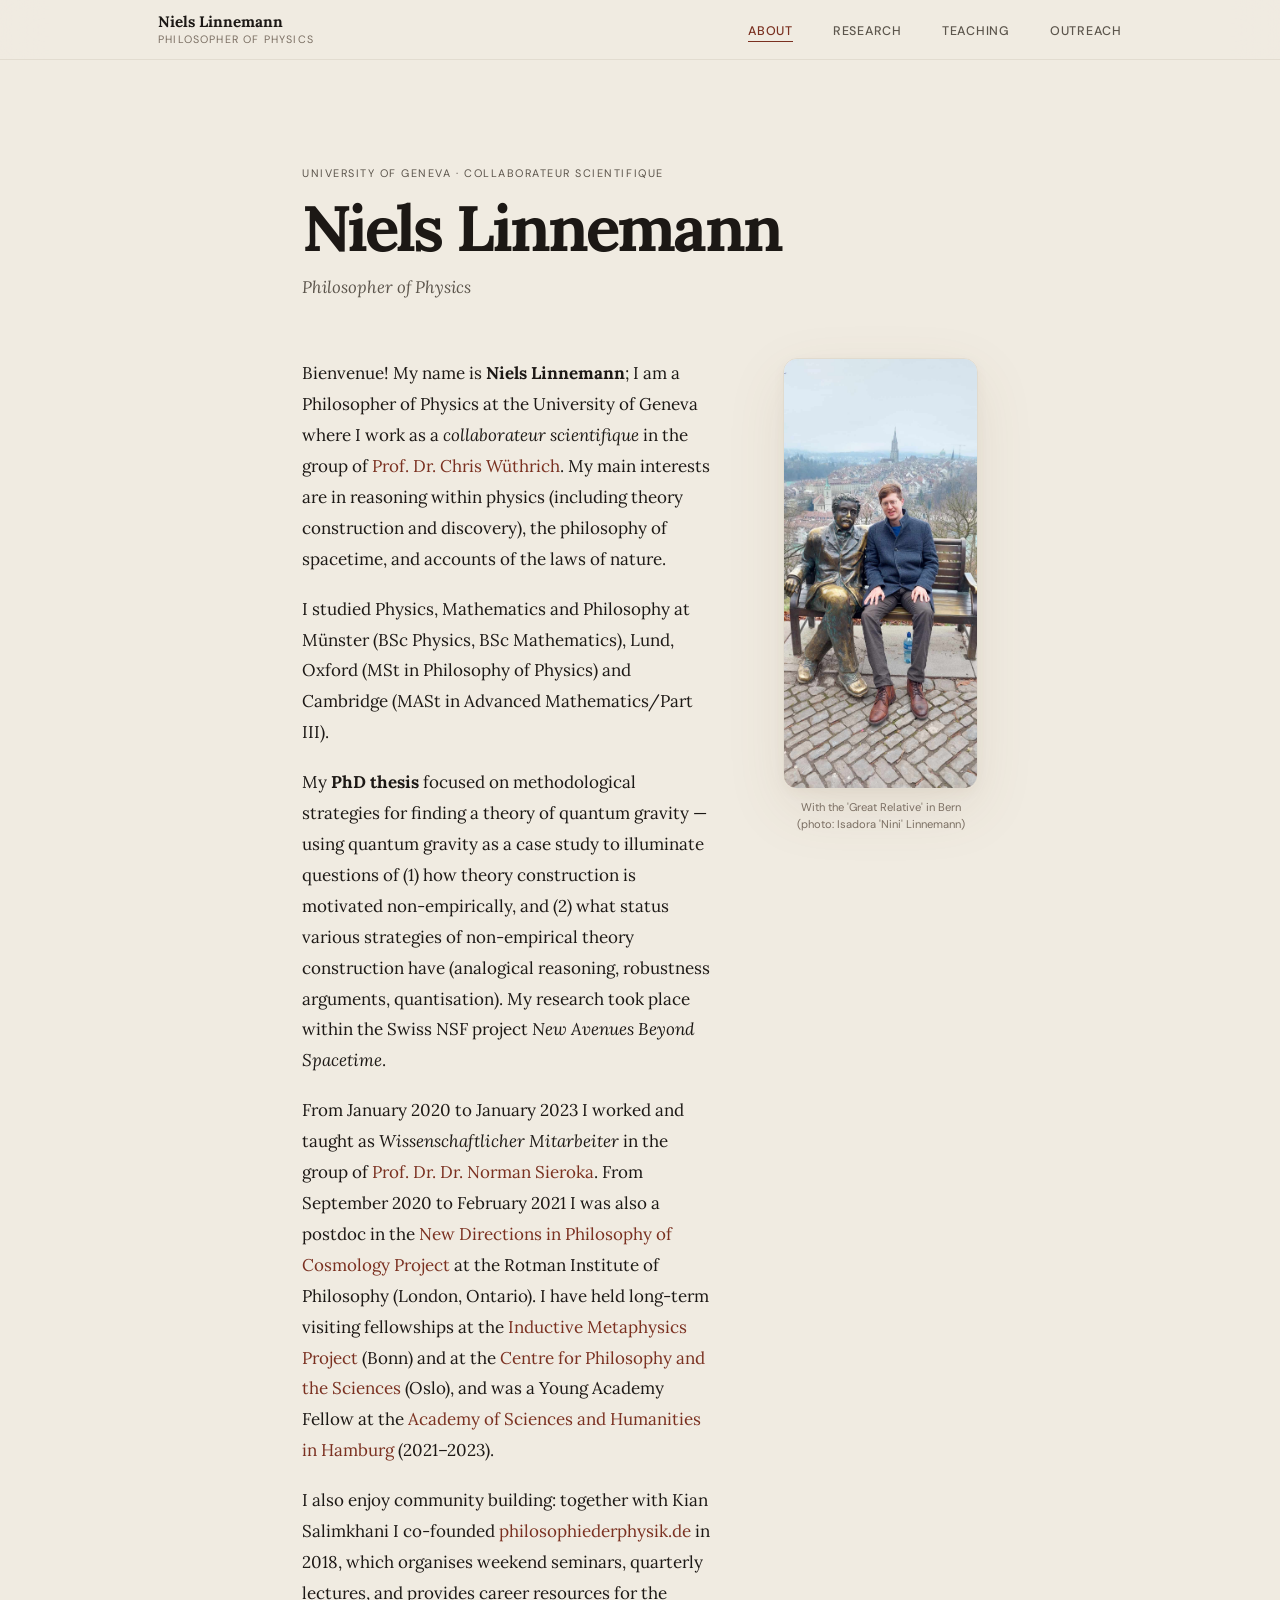
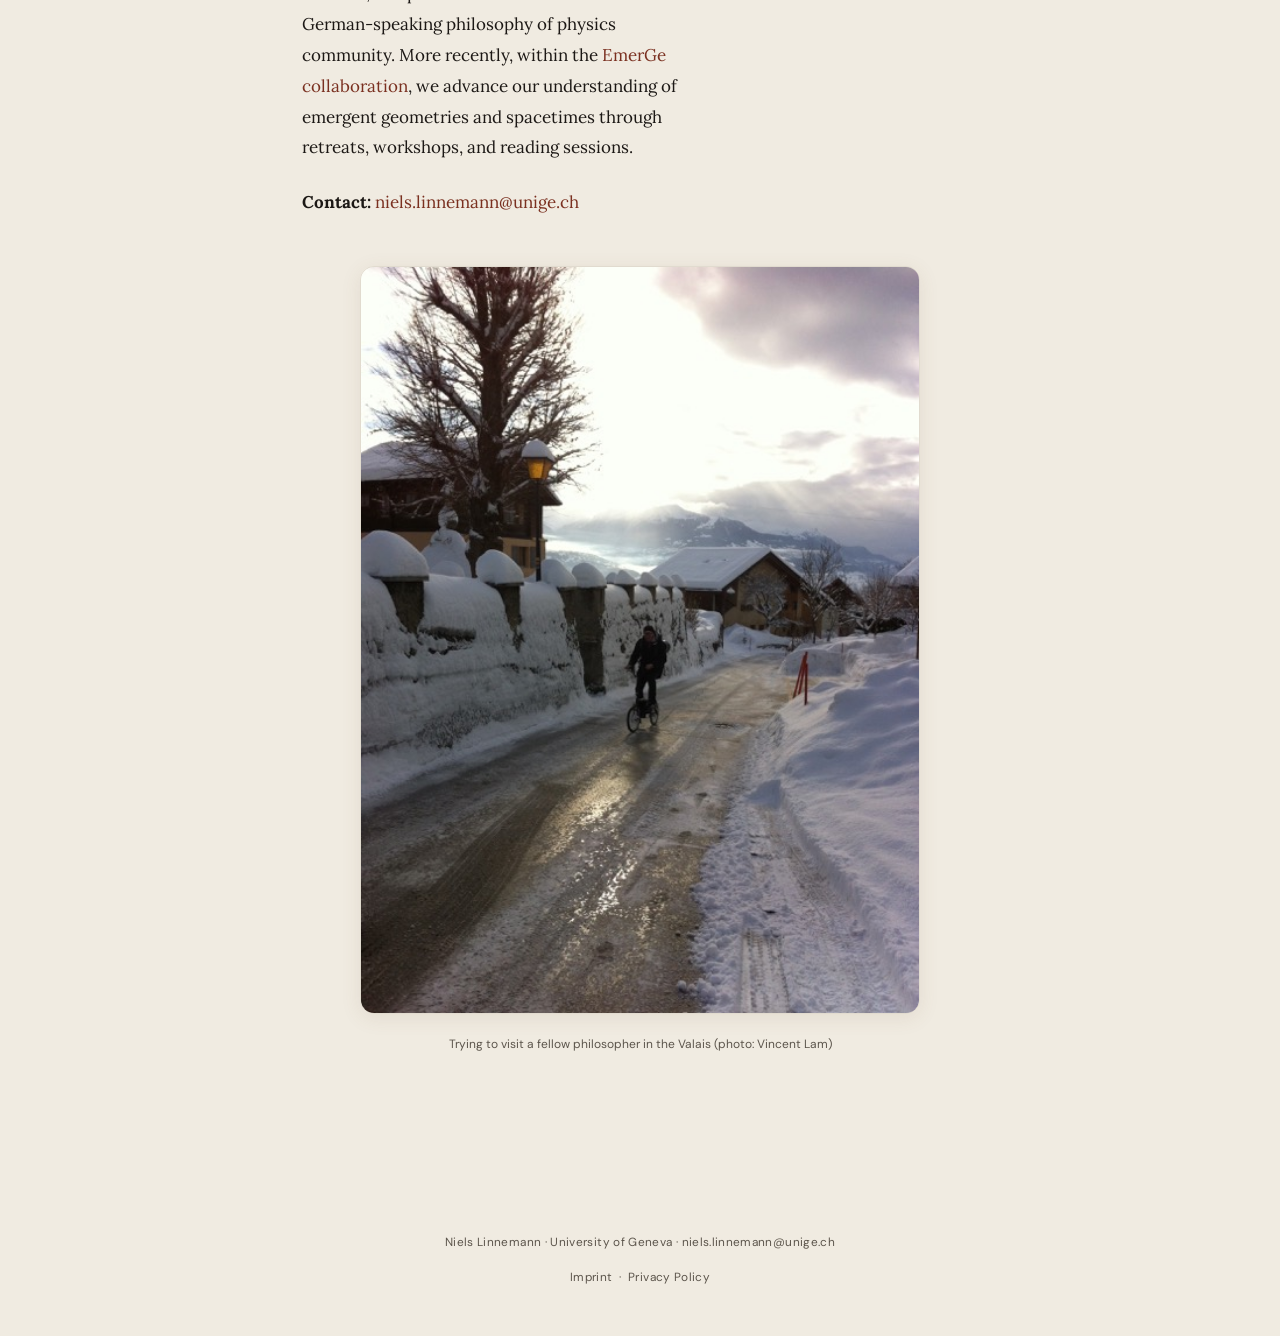
<file: index.html>
<!DOCTYPE html>
<html lang="en">
<head>
  <meta charset="UTF-8">
  <meta name="viewport" content="width=device-width, initial-scale=1">
  <title>Niels Linnemann — Philosopher of Physics</title>
  <meta name="description" content="Niels Linnemann, philosopher of physics at the University of Geneva. Research on reasoning in physics, foundations of spacetime, laws of nature.">
  <link rel="icon" href="favicon.svg" type="image/svg+xml">
  <link rel="icon" href="favicon-32.png" sizes="32x32">
  <link rel="apple-touch-icon" href="favicon-192.png">
  <link rel="stylesheet" href="style.css">
</head>
<body>

<div id="nav-placeholder"></div>

<main>

  <!-- hero -->
  <div class="fade-up" style="padding: 2rem 0 3.5rem">
    <p style="font-family:var(--font-ui);font-size:.68rem;letter-spacing:.14em;text-transform:uppercase;color:var(--ink-soft);margin-bottom:.7rem">University of Geneva · Collaborateur scientifique</p>
    <h1 style="font-family:var(--font-serif);font-size:clamp(2.8rem,7vw,4rem);font-weight:700;line-height:1.05;letter-spacing:-.045em;color:var(--ink);margin-bottom:.6rem">Niels Linnemann</h1>
    <p style="font-family:var(--font-serif);font-style:italic;font-size:1.05rem;color:var(--ink-soft);margin:0">Philosopher of Physics</p>
  </div>

  <div class="about-grid fade-up">
    <div class="about-text">
      <p>
        Bienvenue! My name is <strong>Niels Linnemann</strong>; I am a Philosopher of Physics at the
        University of Geneva where I work as a <em>collaborateur scientifique</em> in the group of
        <a href="https://www.wuthrich.net/" target="_blank">Prof. Dr. Chris Wüthrich</a>.
        My main interests are in reasoning within physics (including theory construction and discovery),
        the philosophy of spacetime, and accounts of the laws of nature.
      </p>
      <p>
        I studied Physics, Mathematics and Philosophy at Münster (BSc Physics, BSc Mathematics),
        Lund, Oxford (MSt in Philosophy of Physics) and Cambridge (MASt in Advanced Mathematics/Part III).
      </p>
      <p>
        My <strong>PhD thesis</strong> focused on methodological strategies for finding a theory of
        quantum gravity — using quantum gravity as a case study to illuminate questions of
        (1) how theory construction is motivated non-empirically, and (2) what status various strategies
        of non-empirical theory construction have (analogical reasoning, robustness arguments,
        quantisation). My research took place within the Swiss NSF project
        <em>New Avenues Beyond Spacetime</em>.
      </p>
      <p>
        From January 2020 to January 2023 I worked and taught as
        <em>Wissenschaftlicher Mitarbeiter</em> in the group of
        <a href="https://www.uni-bremen.de/philosophie/personen/alphabetische-liste/profil/idm/24579/" target="_blank">Prof. Dr. Dr. Norman Sieroka</a>.
        From September 2020 to February 2021 I was also a postdoc in the
        <a href="https://www.philcosmo.uwo.ca/" target="_blank">New Directions in Philosophy of Cosmology Project</a>
        at the Rotman Institute of Philosophy (London, Ontario).
        I have held long-term visiting fellowships at the
        <a href="https://indmet.weebly.com/" target="_blank">Inductive Metaphysics Project</a> (Bonn)
        and at the
        <a href="https://www.hf.uio.no/english/research/strategic-research-areas/cps/" target="_blank">Centre for Philosophy and the Sciences</a>
        (Oslo), and was a Young Academy Fellow at the
        <a href="https://www.awhamburg.de/" target="_blank">Academy of Sciences and Humanities in Hamburg</a>
        (2021–2023).
      </p>
      <p>
        I also enjoy community building: together with Kian Salimkhani I co-founded
        <a href="https://www.philosophiederphysik.de" target="_blank">philosophiederphysik.de</a> in 2018,
        which organises weekend seminars, quarterly lectures, and provides career resources for the
        German-speaking philosophy of physics community. More recently, within the
        <a href="https://emerge-collab.org/" target="_blank">EmerGe collaboration</a>,
        we advance our understanding of emergent geometries and spacetimes through retreats,
        workshops, and reading sessions.
      </p>
      <p style="margin-top:1.5rem">
        <strong>Contact:</strong>
        <a href="mailto:niels.linnemann@unige.ch">niels.linnemann@unige.ch</a>
      </p>
    </div>

    <figure class="about-photo-wrap fade-up">
      <!-- Replace src with your actual photo path -->
      <!--
        WordPress stores thumbnails with size suffixes like -135x300.
        The full-resolution original is at the base path without a suffix.
        If this doesn't load, place your own photo in the site folder: src="photo.jpg"
      -->
      <img
        class="about-photo"
        src="assets/images/einstein-linnemann.jpeg"
        alt="Niels Linnemann with the Einstein statue in Bern"
        width="220"
      >
      <figcaption>With the 'Great Relative' in Bern <br>(photo: Isadora 'Nini' Linnemann)</figcaption>
    </figure>
  </div>

  <!-- Wallis / Brompton photo -->
  <figure class="fade-up" style="margin-top:3rem;text-align:center">
    <img
      src="assets/images/wallis.jpg"
      alt="Trying to visit a fellow philosopher in the Valais"
      style="max-width:560px;width:100%;border-radius:var(--r-card);border:1px solid var(--border-faint);box-shadow:0 4px 20px var(--glow-md);display:inline-block"
    >
    <figcaption style="font-family:var(--font-ui);font-size:.75rem;color:var(--ink-soft);margin-top:.65rem">
      Trying to visit a fellow philosopher in the Valais (photo: Vincent Lam)
    </figcaption>
  </figure>
</main>

<div id="footer-placeholder"></div>
<script src="nav.js"></script>
</body>
</html>
</file>
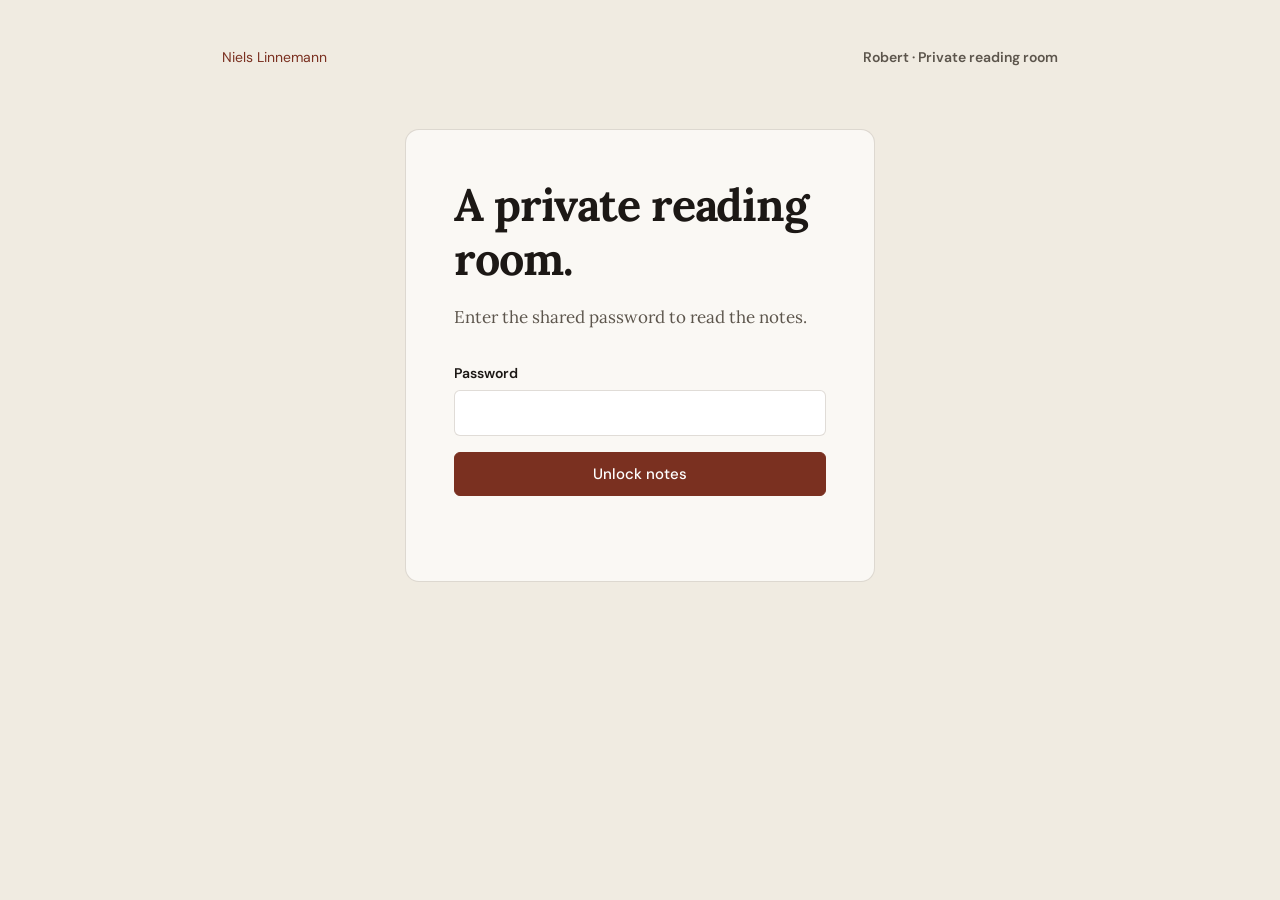
<file: robert/index.html>
<!doctype html>
<html lang="en"><head>
<meta charset="utf-8"><meta name="viewport" content="width=device-width, initial-scale=1">
<meta name="robots" content="noindex, nofollow, noarchive"><meta name="referrer" content="no-referrer">
<meta http-equiv="Content-Security-Policy" content="default-src 'none'; script-src 'sha256-cxaRCejInOyS1hOaWQJiETMK8YYsBgnKdi/XPn6XaYg='; style-src 'self' 'unsafe-inline'; font-src 'self'; img-src 'self'; base-uri 'none'; form-action 'none'; connect-src 'none'">
<title>Robert · Private reading room</title>
<link rel="icon" href="/favicon.svg" type="image/svg+xml"><link rel="stylesheet" href="/style.css">
<style>
[hidden]{display:none!important}main{max-width:900px;padding-top:3rem}.topline{display:flex;align-items:center;justify-content:space-between;gap:1rem;margin-bottom:3rem;font:14px var(--font-ui,system-ui,sans-serif)}
.room{font-weight:600;color:var(--ink-soft,#5c554c)}#gate{max-width:470px;margin:7vh auto;background:var(--surface,#faf8f4);border:1px solid var(--border-soft,#ccc);border-radius:14px;padding:clamp(1.5rem,5vw,3rem)}
h1{font-size:clamp(1.9rem,5vw,2.8rem);line-height:1.2;letter-spacing:-.025em;margin-bottom:1rem}#gate p{color:var(--ink-soft,#5c554c)}label{display:block;font:600 14px var(--font-ui,system-ui,sans-serif);margin:2rem 0 .5rem}
input{display:block;width:100%;padding:.8rem;border:1px solid var(--border-soft,#ccc);border-radius:6px;background:#fff;color:#1c1815;font-size:16px}button{font:500 15px var(--font-ui,system-ui,sans-serif);padding:.7rem 1.1rem;border-radius:6px;border:1px solid var(--accent,#7a3020);background:var(--accent,#7a3020);color:white;cursor:pointer}#submit{margin-top:1rem;width:100%}button:disabled{opacity:.6;cursor:wait}
:focus-visible{outline:3px solid var(--accent-2,#2e6b65);outline-offset:3px}#status{font:14px var(--font-ui,system-ui,sans-serif);min-height:1.5em;margin:1rem 0 0}article{outline:none}article header{margin-bottom:2.5rem}.eyebrow,.subtitle{font:14px var(--font-ui,system-ui,sans-serif);color:var(--ink-soft,#5c554c)}.eyebrow{letter-spacing:.05em;margin-bottom:1rem}article h2{font-size:1.65rem;border-top:1px solid var(--border-soft,#ccc);padding-top:2rem}article h3{font:600 1.15rem/1.5 var(--font-serif,Georgia,serif);text-transform:none;letter-spacing:0;color:var(--ink,#1c1815);margin:2.4rem 0 1rem}article ul,article ol{padding-left:1.5rem;margin:1rem 0 1.5rem}li{padding-left:.25rem;margin:.5rem 0}blockquote{margin:1.5rem 0;padding:1rem 1.4rem;border-left:3px solid var(--accent-2,#2e6b65);background:var(--surface,#faf8f4)}article a{text-decoration:underline;text-underline-offset:3px;overflow-wrap:anywhere}.table-wrap{overflow:auto;margin:1.5rem 0 2rem}table{width:100%;border-collapse:collapse;font:15px/1.65 var(--font-ui,system-ui,sans-serif);min-width:550px}th,td{text-align:left;vertical-align:top;border-bottom:1px solid var(--border-soft,#ccc);padding:1rem .8rem}th{background:var(--surface,#faf8f4);font-weight:600}code{font-size:.9em}article footer{padding:3rem 0 0;margin-top:3rem;border-top:1px solid var(--border-soft,#ccc);text-align:left}#lock{background:transparent;color:var(--accent,#7a3020)}@media print{.topline,#gate{display:none}body{background:white}main{max-width:none;padding:0}article{font-size:11pt}.table-wrap{overflow:visible}table{min-width:0}h2,h3{break-after:avoid}}
</style></head><body><main>
<div class="topline"><a href="/">Niels Linnemann</a><span class="room">Robert · Private reading room</span><div id="toolbar" hidden><button id="lock" type="button">Lock</button></div></div>
<section id="gate" aria-labelledby="gate-title"><h1 id="gate-title">A private reading room.</h1><p>Enter the shared password to read the notes.</p><form id="unlock"><label for="password">Password</label><input id="password" type="password" autocomplete="current-password" required spellcheck="false" autocapitalize="none"><button id="submit" type="submit">Unlock notes</button><p id="status" role="status" aria-live="polite"></p></form><noscript><p>JavaScript is needed to unlock these notes in your browser.</p></noscript></section>
<article id="article" tabindex="-1" hidden></article>
</main><script>
'use strict';
const payload = {"salt":"WN3MmmvOM+jEuvdCxeiGgA==","iv":"K7KePWpFQGI86V0+","iterations":600000,"data":"YZXCI232nJ9D+JlezcbVcndFR+Xgy/zcARwvoZrx83BaDuweLxeTeUYC1Vithil0EEqnVs1+tA2XQfzwwv3LY0qtq4RWlW+irpdx6El0XSIRvFSE1I4PJWieC3sbMOK4aqeltX15fPbmKSu6A8EpEOLq3g6z3h98nO/xNR/w7B4yqhN7cj466BZJtnUHEW94ZjnQKZK5MxrNgXbUobfQFOrs1k91/hI564hijQCPf5QQ6fJayregOlRee+P5jc20tgLZuZ1kd8MdjGSFc1I0Z+t4nCAAh3obmWmSS5gRVDSxvanyodK6StSXTaxuRPzT0fRk1wEhwvEypKTB34DVFyynYpE7py66WevspULuxDPuxeN1qlhA+2qnYcQ5/oKm+lWY/9JU2lypTR/k29AylG05UuFxTapmT5NwMl2e/u8fNVAie8TkRoPXrLe5+3L0TkuQEWQKTLIMoQlaSjWjKQwHl/VMqcc8efE4oQEEVDhYGtoqo/1kkVtobxoSnTgV34m+kZwlVceDp+ze2jJpbCNdDK4hkye3Kmyn0mu8aL58aabiD8Tj2G9YEKCqqa/+5AL0Gy3NOYZNw853/psELuQTK706aca1L14sFlq3o8uT2ALjOP0FvnxQUXmZNgAEWQFAoziQTY1I4t6Ko3dDSy2CuztWE92RE3HqRb8N9JmRhKQ63XZcspkqHJBUSlVH6H2OsxsnieJUx+eSoFCU0s0kwRY1ExnKq/QbgrhQ4GQc6KsPNwMtS5V9aM1tYeM4m6Rlp+ZLVa4eQW0FUZCMGX3bUa5Kw0SL5uxuT/K7SkNz+UkU11CGcZbOehiJS6iWJcWjR/Niuo9yDLV7rW7PdR39Z/pXe74/czCVNppCpmATaD2/ny46TwQ0YNSmwaTp29tudPZ2T1qetp46Q+UKBr1DkciupVb8RD/lwC0uuhn63eI8c/2koUiYH0MTXKHZEGFEiC/CUzWxJNncgzmXMiHoc22u6cbHYMU+r0ZBV8hISk83JKdYVDrG/og3Bp2UKZjftEtliFWYyrlfdQTjbIT7x/o+NBlwsMqdSc9XOyxrMl0+UlxLdI8SE7dW/FCSAn4uYmEfe+khY+3I531dghpZGcfD1uhG9pFHtSk8r+YZ9Pt6N1uaSI0wrK6kFiIp21lUKNzIjxWt515wxHeXo5IOoyPqDfhn4n6giYZPhP241Fa8LLj3AxpaW13M2WxE5LE0kJIk1V1LZXLNMZ2OR4CWRu0lu6EPCsacy6i/e2yyhrtmjQoO6QDetQVC5HkvdCnzulewcHgsRcT0yS8I4QVqjheOSwJI1sbAoL15FoTKAhsL2fkKr9HkyPbs9PM+UzES5qqZE5s7/UkKdYubA83twEvCXJsCE245HRKL7l8c+yWng1nPZaosJ+z2wAxdcIVWPb3WyoiC0btHssHEvTF8eYaic/[base64]/MTznisDrAbaGRDBrjXxyGwa/Cq+rYW9tdf6X7ZVqrHzD0ac7DuSmK5rUfO7DZsubDgd0LZgbPWKQzWgVkWqi4NePIypQAzBSCySRirlKlww70cszKFTUxk35IiP66YhecgflrSfBTt/OtxcS6tIJM1vFLbtJvb+XWXYuIejRFPZhOGSnFyCJmo0K4+AW0HuDp1X2p9eG0THdPUVit16PjYRe7fwuYwEFRFwlRAcS28ghe+FPgfznNdc4brWCiijWLuP6cKpPrIJ5lmFcOvl+taRklBdNXQbWRE2OY1KCOzXyDC9VWZlsF2ZuL9PKA6dz4kKgFKG3QPXL/+B/[base64]/56XVl9RAc4kl0Sw1htMva4d6jfm+gQJRBSWs2jD3HpOX1kyS7/jspkK4I87TxPRFwmLWxY/n0e9cHKKwnD5L0XHiFouCFICeM0FyhBxvyEU40S7EKFZ2Tv9mMKF3lT/G0m6ypTjAFTCv1vydQO0Km2FLwdz9waKqr0lG5PipzvIpEVZrleAaRwuG1oSE1Ev3xGu+hojKerE+kg2cgmuEqJp+iUXv3rBAUrwfr9A4mWO33eLOulwPQ8qW2pcAd+KNqPrqIHwTwYZ7BheZ8sajwYu40e2Wo5yC/sGLhZSS00PJ+9ADVGVfa4sCXhP12upEKsm9501XbhLE7jMVTf3ziA/GL9+evASAhha9NPMRrum/Rf12AfrixK/Mr9tr7mPJ/JgNFzJxe8m4HLNY6CpTvkjvjzPwRF+Zc/Pw3vP9YsTRCko8o0CLu8SPVXulw2BQqXM7TMSQ9g+4IW0wAeO3qz6/QNb35fsD85r4YHMKOf09oDMNUlib2JDj9AW3EmMc0vmJQ6Xb3SopOX/dKPuZl5UqTCR/YYY8xU4RHflKj7K7G188uDvsvEZ/rUejjljl9PnwXsWvhHVoKA9IvB/KwnEjY7/QiP780/f8LiwKKKcThCD0BpX1bu46uxZwE8ftxCrNNUz5IDTizyoB5SkGuvidrV3FNhrvNZYGiYJGrLNSeHwnR9DieWd1ibT2/nTl18BEOJvNsSBfHlBMRmsOeNvrKjUvW25L+RUm4v7v6Eshj14Hp9L2rV1zWkO1hGaiUTH4yDDhHs9ujU2BaVjW8b47k08ADY/rAPOeXCOe2K/[base64]/kAkGjkPgkRL1ligRW1qy8Hchkvy+11w8UsdMMnBHAi8cKJRjzmGA//4Aio/zXGmqd5ewq9AxzIe78ulJk8ozlA9P4F9vMb6tEFe819/[base64]/[base64]/[base64]/vywr/Gt0VztieXrrf65B5ji/8n4qgNJ69gIzv5fLzJ3DDPTEgzGDxTzQ8oW43P+ATlFN9tf20qvRANL0knCrNVaXYHwKFHNsHIYsMpi1wwmiCzdRWqRISaRP5Y8R8Zg7N92/9/LTmvyicVD18txAsVhzOLvYRhs7jsGRaapCzUaTJXXWMh2cP7kTJTlvitvLcCXNfjvzCguP9Icn4dFBlvPvnq0hLSmNIpi1Fe3P2gTRpx2vsWTeMtaHSQJEY/8M1TwfKaKkzazU2JHmerGpdWxk3+lDsB4Vp/2vD8iZPVjzGlCT3pRzW2XYRXgjem+OVdFEd/AEaPgksUwqRHzjnGxffXJIxvEn1SRrKL9Lv8uvT1ienWfw3OwHB9rXLZM6cx5GIcIIaYceI+uE0zJPlE7hqkRkoz6JA3XHHsWDgl9c80LbxRg2lJBlCubqFRJksdzSDyOR3iTJ7195UnyB0WHu7T5wBwL3aUP2/ZAfcZk7Ji3EfwkNfaeZEumPQ5/d+ekjKh3CSY5myWT4OL7+OkMoOSf6gl9Nnit+kwHo2b3CEczBoSoxaMhjUxbGBI4AWGkRyNhycw7WuXdEIWcKB4mj8ZRmSi9y/PZz46aJvdTqflKbM4Gagko/IHXwhMNRh2p+2Jp6OL35PbUfCXlOrrY5TQqm7sga4ceEgTrXGmgp3ffPeScBBDn+OPDrmvQuePaZcXYfzarVXrvIgzawKSO43Lgms9tmWKhEoiMmB7nQX+SdliA18KWFu8bYERE3VsVn4SrzLUnxQoz+DtZNGOcK4c23XPipTZNtEaX/[base64]/10uNhEMqNKn+usr77IXm3jnFn+e9xAUNZSRdhVJI+mVYXtSNl3ogeEPToCvz12gIjX3ic8sV1k448l/iLSOVwABJVDu5Syh334LQvKHcmen+rW8e7W4XXrosxzRtlerNBbLTW7QuJLN0Y7G7395DURvByzlHU03h5oCEAA3SwhhTivouH/Du0/4ztXO/GL1troqUyEUKvXGSiOQgr1oZBNlIPIITJyWLP5ZVgepZ+UlChLc5RFMhNb96s+IGiW1+IEJSg5loxCjUGqBkKFBey2+/Zb0yDDAo1in3SZOyLXmpFszLYFDUSgt89iZGk91iruery/aQ2pw6NdXCNrYrDRT4KKnrZKs6MlbetauUVHEBF7Yh0DavCBJVTZmDGjD2rHVf+5OyxKloNT1ueUDmoR7b0VzjSEThd2P6wFtIcKHM+6vE0LVgdXz6NPVq6mXmq2J++NsM/sV/JT2+rU8SI67clDmm1pxM4KKuOtJLEgqIIKq/pCx4JAyNQVg4rBOS37qvf4zVN3ulTB5ULzN4QKNEitJNbiO6kBDNqjrYCUoray0hXD/Ms+nw8gyr/tKWcWwiWyniH51N9JLG0/m+7CJjQd83jhm+O1D3ZTq9nlNyBniRmVxNUdwdmEX6gGvMcTzGdZSeGBMBOrqBI4JaJPPgMEGfyi9My6iVTKqimepm/m43tZelo6J7qzMV+s6b9o3nxBkv7csatKpHiBT4iegNvUvl4IWCx+pGeBU25D6aszswgS0rj7YOzNHc8ERTrqTHcwpXzZr9GzdN17eG6p7EkyBoic/Q1otJyTX54resPPr2/D7wDLCkcESJ4LIzn6iUu100quDBvMwRGvKP49Qo9g3iPODzBIkmUgsicoUZuaBzpe/xtVbJodx6J1XWckYj/h4qwKlsWzp2bZjyREtJ+5TocHBzKvlylPCKjy3LtdLQqXKjqQ4g5tkcFxUC+S5A+K6ZtL3zZv/cfpgsJpqs8onUrpXmlceu5gCBhAkQBg3+tOJL+X/[base64]/HzDigSKwikxw9PVPMEn4Qg0scGED8hpoN4/4AIhqnlM3NHMchnHMH04WbVGTJB4rmwP4wNSRr4O/NMnmZiKeVDXXozbB8GumoyO2mlmRzAEDza4quPU3GoIYPVYYFeTgeP1oSStxKio5Mo5j872P5dzrHffNY5fEA28FVLs+Ezj1QadAEUWp24oQgxSjnVL21J3I0MWFN3tFP7caF8RWKs/j6K8/TYuPTz2oFOqlYUkWmmvigEM5TIx4+5cssc8Xy1lKTYBuUSTGcztbVAwRMH1QgPwP0wR+GW3Ay+nzVjOQcyY1PWmaCiDYxNRSn+54wG1vSULgNpm1doVJdUPj61kMi6AnO36iSj6W8MwIiBQaF2kkqa0tL/lgEV5yMPstXNZYqvkDTpSsahbfFkCFtzAkr9vjl9nhB4CAziS3LzQJolrw8vo/eLvElLrjqKc4yrAaZXGL5u+xOo3lzlIlPDu5EmFV/mW/AqSk1E1rfivODx3Tu2uPbEqVRmFnc3s3hBQ5wHdrN/S8LWk6iA+9k1wc96pFPb6Qokx6RBqw/g5KK27Rc+efOabJfda4uO7s69ykSDN3FrpqcllIhzf/BZDzl7EFskbV6Njxi4/nIDrLKCJ+ZSIiQbPZBIcuOKSMog2h/T5brAim0yW6zgws39WPu/uTeGuk0nC9a6Jo3v4Lbf+++IhyQjon8f7WUOw/JrkAJHHkR+l4k01LVkxixOPZ4YmBpeYLOPcpnIf++WKUDYHl0ZUxDsCUxFOwXINgLiuBZ4XdftrrEakSVD28S+BTLUGhiP/wbb9jaxG10E1Tnuo4eO33VqlVUq9nNhHA1kmdNdq/jZG44V/rhpIgFFVpX661m46if+/LrCwzOL6mMWUsJgPthsr1sujoM9XFWIwPeZJQcrhoy7NZDLQH/98xO8E56zzHUu2BecYYcptvbzj0zVxKGUxam4O+JH9pRS0PgewtkDnJRGrvhaTeYpMyfpn19DqmIt3BNU4zSTA33WacN2HNN2cTqb3/Z2Y1zG6fcyr8KZAbDlmpUJh+q43i+QpJhiE59HGOF/vqLzjhLaga59Ml2yyJgVO7ZNRT1D9/1M82eh81viBoxDzTAWSJqO3pM98igTp65GcySwgqwaEGclHuBQQqam9M3MXZrjFhpT8P5QVT1KFS5ieisBwakOuGavOB/[base64]/SfvYW9xWPYYXn6A8/VmvItRLgMJsuAKmBQ06/iBsF6PLvzkLt7pNe7vUIcdvfOJ4n1T6WmXWCRFwnA4oZ2FPdTeEk+H4OOMiVNtWg0Mq4/eUkz67Zud9YSfj0yRm5+v7RKB5bWl0+RrHrzt9AgQg+g/PXp4ioN+xUUo4g5TbZ/jUoOm3QWGDWXRv7gIb7QXU9zMs5qYZ1EJN90WLf9q+9bK1kP1zlgqUYRLvBv580INBJTsqni6l2yLpWezHtVmWEZxlttHcgHLehBqtP6QRj/FOWf75Vd+OXskSlaBzrzoVdrCx57riyFZIF9RFAcZtUNs1ZN/2NrYJxTNKRIwozZujK4TC+FjXwqgXcRRmNiunAUzBe5Wopbhp1RV42qka4Zww3jV9EnB+79qDwOMQxda0pHiUlPJ2DgVBilSRlAszJFTqL6HUCCTgbzWu/TWviBhITL2GrSmyPQLFRXC6MMKTPR+nTME3P74wGYdS/ktzdq3ZuJcXUbz3wuM2Ivd/ggF2uA/XxywDlJJNddMSmgq622Dm9sh0Deu31gubPkYn1jcLXym7BPmLSwqgMW5e2UtbRSi7uOYFpkmMQSZ+ydTZKsbrJbIT2JP5S+y29Rl6513S5NerY3J67jJ3TlRoarG7Noxaq/z8W5AZwM0vSe4OKnyE/OYXU+f0Rs83Q38fXdzFy86LVz864Xz/[base64]/iCXm+lEEbxRY0ByZVbrdrdbYhNf4o0uFA84btI/5fPaRgU2pDWY3t1ELUgqGeHbLMjS1NlJkgCCLla4r5Aav/qJT/SRgOshOrMpHO+9oQ291uRGFe0kJJ3VbdD9vw79PJQHFXAcYmRoTimR3/oLJUZiBgl5Wx1+lcjRCPaPoEWCgO2DZ0btK8+JJl/9PvG6sqYsjoXmfyp70vgkHei7flQcRm88XoIdJnik62aRhj5oyLDk4J4UM364l1A6tvsU2FcUaumNrqe/nY1LI6onraSQ6GgNCql42wudIS9PrUKFP5SAm3iFSWjEak0R/gn58JZP+7UJ75cBfY6eYboNgbCeE0zR2DsNtSV+t8lufZwxVUfiWVuIbf9xF+r5sXMzjW85O8/ZR7MMKGcqjHuh05ik9qvBRCf6IrQjqK5mxLiploJTYjx2n/zU9cq9pwAlYyMsGE0X13LQzghwX09KG8nUDxvrBO6emIpgD4qY1uaas0kmpw5+YcAtOyVM7cviy0eRm/aXWZWB/CtlKmIYoyBKnAH2/jma3ODfQnxZEqEh9i3+/hJz7NWB7Mp8UKCFR8kMlLzXlALK2EUmgWdHev81iFxHNvwspexjilJ6maWImWIWpUV6pcSOVQB9Svi5NE+w1YcQsRpTPKX48CY5bGhfWw6MG3vqQzCF6GRkg+L6mffTvks09kmCPrusDO14uvtoN/1YzSsDjVF5GR2z2BLSUpwpcEPjMegvGNYYYuMXSR2F74ivK1GtAUI2tPdWhali6AM4R1JlmaQDTrfc8i1+pT2QViHTRaPiRpaorM8TGPAv3vWvv4uZSwFh300eCD2nL3a0gnpXrE1MOruJjfa3AomEjIFI9inkZGStUbZ7iB9BgL2KZbhN4w9ILW1dEauW73MrCG/q5bu5nst+Da7a4ZJupSQd5aahOGNYV2mq1KLYTcNDKikNZonhgNFDpCso20xOcLsDEMECN+0Y84KB9i+uee0uv6LablvOlZvzsTnQ0BcaQacENw6kA2fZAa7Cj+EHsB//jAkCaoIK2r3Ef779cifLFDDpOY+mUNeQomWgdtQPOSJLzVyauNu9/7UzdtIH5MWGZ94x40k10RIReyrUUK/aDfRF2QWmb9SEiQIVH+IiE4Uwf6m8J7gYffQ+GAluiqC3SXSzwGvw5zjjzCdrmtNsx+GX8O4E/lOINFLpy+lGPUv7k1XGjsVQleWZnuxcq4Fg0rU47gV6m7sRwz0lDrgC/krK1ZlJRfWnd736iid4/tCZFRLnP4u7ctGorYQWv2EITetZZizBPZIE0AlCZnhvD2blGTMPGmFCQSnxxNlgQu3ddccHToynCzwVaV+nFDJPl3gQzk0Sh0baY1TqbGLMINssWGYF7GPrk/+khqZmYeHFQ45DYmaMUE1zYaNwDMYQUOtbduljmMS+Q7zUrQAcdVGv6hEfJZoGC2k220KURDhvfT63+rovDuKHiX730QIPcCWURCspg3cUep3ew1yIPnFYWuaLxTEajgf7W33HvhCkt4dxqae3AmTVvhiLRF2fY9Zpu67VsDuDBej4Mr6sN15sUA/BL0ujUb4l4D+eHr/GjOPPJ1jlkWw860pKPiJ3NI3UXu5VyUXYSsNprjjieTwCoCySFphir6WMHrGiTfQ7ybIrTn/2QVHVpLnlzSCfaJbXpYjCHVWmdm4baUHamaRcfe83rlaoaTT8t+8GyLtwIe/[base64]/0MmkD+BAVeq799B+hUtTHLoAzdoAwmVb4PDTtoIkIiZWVinJXLdvsysGEC2gCLHrLOump8MtrrRE8cX1ixHrIRWsPhcX+Dj7nlMqubJnCof5MzZ49XzVsjL9TrlpktPC0aZ3B7Vj/PFsJ3ZQKb1qhgYPKF9PpNzUW/S5hrQ7fev5W74HTvheWPTO+RDeACCKn4M16wgRIOOhe3PNDpj2zkq30/HdE366D1C8wKk4f9m5JVT7tQbRP5gabYA6zS4I/GNFEp7Mg1SEowwftTWgUctdNLqCnAbHhGYLEnDCs/h0lWk7P6dxJcLvzxJsux0yYpRx2PARdiN4XS+4pQsZ3So8WDInFGQrzUOfUShklCekzq9RGjAltv9lVaPEeBWO9DlOHeSxX9kU9TAp3aY3StHdCjJbr4tRD1kuYen/[base64]/uYE/h5ay+VBfnQ0C354V58+3/0y+gEzUuslpPO8k/zznGUHUDeYJDq8KQf1i6BL0I11P4KVHFL7uHjVd1lF5QbrUFowUfzXTa1IEE923OB8piXaoz0WDbO4f0rWEZDf1yOfQ2ppRMprIDTo4qjdhqmjVNL99pinUeNfCcHGkLCITq7PqYkhKJl3ckEh2pDYSe4yNgITtoNoOO4r3AoSThmph1yp5Z/Yd6oeL4g4Mk3TY8YS5JhuHllZyfHu+YnV4YtPHSIl1fNxoLTxyQiVgSUbDQNFVTqyJ5l58fCnraVJBwbvABVwucxGpvMRNwyB7oIBjjDotNIzZpmXnktY/crz0CGo8uNAf7Vn0Vgd/JWJOYfB4fnUBaaRXPSQiPRMUPM/8xck4yDfmF4fab4hiO6YpBhNPaBBoYr8wyNsXpjtSDi8xdcTMTYCm4pP3gWP8Y02ES5nSltpW5fX70AlblXdkkBarDUhugwhSWCZGvMMRJLEhqh9GbDbgPK4AxNhC/jmtot9jCvHcJNzmL+VeJnRl4tcApk+Q3Xx093e5/MGPCL2GUkXKQHBOZScFx6+FWLSwHHH+mcPSa0ldO78cptaEGgSC8/l57wzSWbuT/P4cMO9vQU1TzYrtL8eqEHQ/2KzhIw8XwRimUgm6eCMlkSe/nYzNFQqoPnlimTu72fF0dX73fUtibiDfQQ5wWKEjWlri97Ubh7aRF55BAYwXlkZ1nrqDWf+PCjK6yELPcYvr7MymSEe8r24vVVeXR7GhCPyS5m6cJmBdwhLPuTeFeUuV4vqzCC6d+BWmJZLJ6dRh/[base64]/TVETk06e3pmFopioUkbP05KohtjiT1B7OiLctTSSd/[base64]//iZ1nog0nLabAcTGfBIGOTIw0IZqbGXTbap0fH2BDO4GE9kKKZICwg1a55580n3g5Xy6n8tFmPlK7TnMx3usNKFa6Q/[base64]/[base64]/rYMkBjNMhH0Fqu6iMu1oVyp4/apgaAwAquaXEr3injYwb0SrSGhbrUOrkhSApudvM+fV4gK3Q6a4lVrG9cE5Qu8J9qCI1dx1RYGlQCB5of8qcTRjPETsRKvrRZt/Br7QOj38r72Y4Dd+U6AsNpGCg93z98sbUv94b9jnVDsvCG4Tm5XiG+zVnZ6yBeZnzgua+8s5U1qHLbIPs4VuGeLSdH4KoxtvXks36/P9G9AMyqwWzddNyKmC7kGqhZJ4yghqZobNW6TTxER/TxICXvbnCBVR+TEkm5n/6Ko3M1/5Nk4xHpdPla+CCnqefrb/+G2o8td0XQgaBBCjYKXUmoH4f9fho0OU5BX63L/QvoPJ4cGJcP79b4h0WqqgLy1zrqRedCG5/bas4r/MxD7RwbgSMxBEb+RaKUPimRYOJd8CWvre1MkWsbPUjZoj5O90icoSsLiqrg4jQjZ26yD3HQWkYsYt1UgvHEs6DBC2ghEHsxUNlYk2swFIbp9nxVrfUHyxhFl87f1j8/GBAwMrLnEnOc14mYE+WypNCWMO/jC5mb3TE/[base64]/81wqRt/cpu/fKNS3697wKtYS4kDGWAoKrNy80CE0blhJj1XEhyoPoY6bm1QgB8hXuPjaKbZgdrq3UllEiW0p8kQ8H2yrnMVADTtTexNDjsURky8jujqgCgA+7DQUG0wKgoyl6xT+QTB9pS7+fOLuf1G/W3bBMm1JsFdgtzdaatdKlFHnHwenN9ojp5ktc3eF79NsLhn3Rj733g9/c6FfHlTfP5y9R5/y9ak6k8mlyHh1CuPWi3Uz8s6pFxt3ao/17OqIRMqZl2YMsZw/yU18QK7UkwmVfLki2jqmjmJxEogFZpOHaat1V+wmh9P0I1u4Ote10LxslCSnGdbSVl6sEjDc9gPl+fACR8T8rViSuzrltfcepgsyzg+PxTGwV2aoADisWLToOAQYKwTR4lKmAhNldp+rRZficZKl/qicpxYXaDpq/6L9UT6KZVFTKXinu5Hj+/jQNNfaqEK9fSs4Pz6vF9jUtIj6HIj5EDpuZYf/DtJwv8DuB0dDLduJeM1TOiVa7AY1FIvHRo+itvb4ALSIUggdeAJ0qW4f1G8He3nBeNpJxiSYGDPcDyn6j/K87bGQ5xCRdGUTxvrJYlpnM/l8xzlg2JfQ8jBjpbEq39KhXdoybUTt4Zl+e14zrXB+U0CecUh8WsWs1poXCBw0bcKzQJY9c2IZ+7jH0o2TT02F625EPGF7wbcgx0xUJ68bK1m9w+mTPY+qJF/GnrYZjEbzI4mhU0LF1hv0zAIZ9PIC2iMvb4VuggkR961Fa7nmP6wCIthErpn5Aqu4nTMSgClA/YxteeXlFuTzw1MI/eRTJxEskElpI/Uh9Gu2KlDwJ6kVu7pM5aQFBE45QM/+FJybbvbVs2kdtepdlj69QxzUST+QRcBxTPrwwMyO9yCS8hz89gDS/t3oiOb7zIV0Mp0GeOCt9vlD8JITX5n6NDj6/h/X1KCS4N16EqfSlCua9fa2fUYwRFlbIM+xlBiZ6uEwSTPSDX2k/nA6wByUdGJFSbwDOTbkIJfr/5XjUjMF2zOzyfjMDQb9XEjMdbuGu2NJY3/lkFotAinFkB+EPBCvOscia+d8O5pfVlGclwg5/l+bx/NIrBEH3GclBCoglxflDVeNY3w5PtV4rbC+owvPktpatFIIHnIjCeBulSR33z4MZATE1L/MORzSj8iMB0qLjivmLr32F+Pk0nQNLHZ4yJWgeWOq2Igr6dr8PVWCTy9x5rft9tTMf2gfBqmco6aSRWTw3nzAr31vCcZDDa8M1WiNczHWWFAj7FSliAQXcQVTajz4O87qvFWCdy1RK5CB76nqZZW41mLUshzlKFGG6IxQMVSwECpy/e5Mbq0hwcEkehAFeK4IZk6NK6oaD07HYIFBPzQDbsgQb07WzvkC/6Zz0ecq/mPKSg6LX8btNVr5e4meG9MYF83Z4sBXUSs0dBbWmv0APPlXUoIE5d3lS8aPWI83oWRyhCID6q+FB8MGZ2WzXecVoNEMpOqxebW0iqjbGmrHwL13sjFl/YfFuzUCDF+be1V0oWkUXkSS36Ac8s1+CaBDD5OJBaxmInIgUkEbWbCtTMAbadVfRXn2hhDV9BVFW66wj0+Wj5UrKWIvKW2QYiOhYdu/QEDcjiShQ2ePO2ePYD7+Y/ULGm6xVQERzWtTe8HBqgQkh2lXHLOQyYMBhq81030x6r3oKu141dvj4Mu0jDRN44v87Ci6B04YcefbsnxmaDz3u3cHTPcywgj8ut249WYG0Ulp0Po8uJMtJMIpB3MHE6LHAQr/3iXm6VLQDruYjIvhPxIlWoahInP3af0tPgdbnYgJmkpkan1GBd39CRdKkQDP5cobtKWQtgWYb89BqkYtISHHOBJyzKlkfMwXIIwnH6DA2U1vJ3GtmwOi1s9vfd58QwD9OfztBb+zflUpkpotpTGeEmYb2TneCB6TGEUMdE4wEwOK+qQkF5IxMYnGPcGYDA82ZpHD/sZnogu4dmG3kQRVyygbEU7WiVjG55DqpEo1wP6g3DmjrMzG7Du5oElp4P6IomFZrHDxyUnr6+CBJbvb3gMf3dKohCDAhT8ImToM7WEMLXz8uiuDtFqWVh9N2G+ejvGZAzXWU2Qe3N+rTYtUhpJIeS4mNpEdYXNrfGu+4vJjBvtjSa7W91fDiFmeOVUhsOeFII05CJ5/cZV35aO9vvueKS1nr3L33d4QPL7a6i8KtO2fRdcwJB+SxxmWkTs0j2fl25GgaGGKfsWEnlRnagfMxcaYWZSxiQFJJqGf6dj5BPHos/tUsiXoSW//[base64]/tkO7MydxKTcYntQd2Z9aXhGWlJLHB1w/lVeXGV/d9lUwQuNLTwFzEsNzl9qsgBVLeJbzBuUFnQZWyGIQf1wJkXhq2JZH2tkybelgtMhcUntK8/ITW+2ti5iZuPx7Bm0Ucr79RjXxoi5xDcqMTt3xMuMn9fuQVRwkV7Y4jiUuRekJI+P44wykqzpMlArL7Zd3fA//EkG/c6k73t5OK9bIWsCIfXSGD6dBS6nNvkomPysF0bkcTq73fRDT4dZ9eLg3bFooii6jnAmcXEu7MoCAXtv9rFVWysBjqqhNcOcTt+J9mAbzw/BSRq9wGnXtHR/IgLJBxYsCr9lgWxgxgrRfe9X3zeW/4/HaOOMrM0/WzxhZQTdIppdftni/8hGQM4/[base64]/C26oI6W6DThAaXlI0+8+Yxu83VL0kVSJMPgG9PF4DP8CBFgXLENntB6pA/xxGr226od5lqwMgQzReEUZ/klxZ9cfJYCLZSPqcdt/RvnNG+lKpAhGwwXI54LC36xEa1LC2qJE8QOXfsHumbFFZnidQbqhvBIDmXQxCGAI9VEXbZzu6OL+1L1XhJDH64rWa3bOMwCyEJ3cHL0YR/bbQwdSYJKP4qaAbzeu3cl+1x84C/487waQoGZY6WI7X2jXmUCxnAIgVsp8sphxxVRfTUsK4Y/7hpV4RB6PVOQnGffkaFAFhe3B5lPhTD7CpGkppM126MeqKnwkrAhntYhgtbjB2b8YXxXmCHzs+zCT+KZnX2gLG+6fMbxM9iR4SeCMLg+sOpTqA67T2qjWmfIuUjG190A4RIWsUM8IGAGKdFg//I/l43bjLIHnF0c3M+6l9GmNUee+Ef6RmzIZK+iJFUP5HqpazkAkyZWaNQkXzFHPtBhNn7NmvyIKePd51WyMbQbKwA5+X++FRW72gr3Tp3r9bZgAXj/erLG8K7OjcoGB3eD9BwCXmgSI0viCzg9MD0U6tP9DY+dqAW5ZoQ7jSA5H9FUlgw3+WQv/j8/4QkjR1evZhPbjuNYMnoGWk1UkI8rArXLWAmz/G+Sz9NdhIn9kp5q6KBXdS/JH3bgyhmVkIGozB3yRsUfnGST/GWeecrA9hbhO9dqweiHPOGp8+FJanTv8L8fmNBNypM+0I00EO+VSfAcg1yGGCXiJLkFdhly+YRcB5GJsM1QoLAB7Bg96Tbto5x1zR9s+QiKLRzoX/0TvUJyk6beLD5RVBiaqMiAWiHqjueD7YdRqLtNX9Un+lK2KbQVcwWhKf4OW0ZonC1jex33s4LXHSm64U1F2n/YOKrfUPhiALaSir2FEz2fbQkmjQ3D2ee978fMmoraFF1XEXoGZpozjewZfTz8RSdWll9N1Vb+36xwVKxW3s+S953Vhvy8gJBNSGdQmLYMTAOti8UcwxXT16TS5yW3GzEWrSw3190MJvrDTSP3VcDmE4x8+mrZO7sIlPNQBwtV6O+/VI513CewYibH78B9PI3TCjX6aP3XyhIqEs2NY31M23OG2Kvn1sqC9lF+5gNmPpupya8BBCn2xYN9wfVgevZuMyP1Qt/6TtEfGyrLVVIrq31RpvoVYPGr7HqD3kqIgpJ2dAQGIUapREbTvWPzZ/d8hVV0FUU4A8OCF7mvpSgkvxhXj2ZVRZPgDlVF03QSp1HCB9/jKBV0v06sa20NmOS6OF4nz4JrS3wKQTqG5FyjPF2JYcxfkfTu9KVXp8FwWlYp5E//eRJneLEG2DrEjaa/DIADS9UutbzSA7LKUMKnIm3aR/uKKu13ZzdbeAEPN8N3u1pmf0I1aSSNEJSR+/52FnaMMz1xNX2seylQQJHikhX32xzqK5ZJW5oMKsqg2gpgR0A/r2iZh/4NGNTHT2xR0l1+Bvl2m9Ju4kznKZDNWkMupQofIFTVsSMjcpL0LYotYoe33AhQIg77CYd9we8/jRplfpOhRk6+CKbMCxdp9xmmflMOHFxQPzh8yJflQzflsrOWUqOsXQUWWWlR/RH9H3iGSQBQgOcRX9gh0CdKLAlI6Zx/rDMwJpyMQ8hiIKMO92iX+okLNYf2EvDYOnBfS2DYPHq7qSzs47PboXx040/[base64]/1khrz3Qq/XDtk+2W8VL/2NK/sa3RYGF23xKJ41/F41S7WNmOWNC96PrKvCR4HPATb35reoADDsAcaYg5Yt4vJXjwwHX3Iuk5O6Z8jY4K7QczTofpZdxDkzN0iQrbeTghiB9xoD6NjLZ0fOcy2zkE9zZ42d46FRL7+9Hn/I4+76yHLqb+hKVI/A3MqeXBX3JIHyPh3S6bHaA1O9c7cqfvxklWLZfdfreM9DA7gMG9+IZ8Ah/wqr9gq9LALKanp2VmUFmkMWa499FkNPdC28jd8YpF4b58UEiB3nVkAhUMubO5YHYcOcnS4dpPqPy6aLMyw6+xwUB3JZ3u3q9y4B5DTQHE2uRI30mTUtSEWYlf/e63YuaQ5mXpAgq6l66Yb0y3Gx0O4tFF4/L9EDHx/6HTOnxPfkXjdcLVpaOod5IZsyF+CCiMIpZ5AshT1duqjFfJJhTYM3PvWulyxvQcVGc6Lkts1inbFC+cEyNiaSr6pxlVdTzJc9ffTmJSRj3k9kMVOJvnY9UXmH37cie+M8qkRN/Lw8oKqkPnfnEShtHjHagV+zdzSH7ZEwyYeYYn47AJ7qaYkBmR9BeTuPCkTGEQNi2bJ8YDLnRP5jHyXHOyRq6glR8aCt/R9RQbyql7s8VMQm9zawk4U6cGcJ6KiGcMN+3GC8We8cNF/2wrey5le7ugFsISObOshOLzDnhZhYwyRbg88cL63xNrCP8QRVWYC5TlxFphnjrUzwqCagpmXHjvMxULEuEttYPbwg4PYM39wjXY+gD0KBy9elbSq3AADw88Ym7EDDmvibWV+7uZFATR53aUjdUQpJFSIs8Jvya4LuYMMNes5ktsql7jpaqmU/41Z+rGETuz74GjyzdJE9NbLay5VJKxDMQEMlhwAIU0bnFxp7Btr9B/Ao8OBMwGFa65Lppj4XeIehV9qJpPKKJB92LCGd5VbDOfJtsJFPBzwqiPi0J+lpVgDjr3hS0rF2aSpS85bBhDYzGTJrgrD/OMtoLxgH31yxFmdDHA9QF3gk2g3tp8q5bueS7KuC5/rQ9jSH0s3ucVsvZg2TF4kukJ82QNosKhaFMBrmsEhjUkFEHMykkWqnpnE0EmoO4yfC9bQzomQohFONR/4aEoy2Q38Bh8TzIGqc9QjKN/UZfbAbSTqoTxAHYQq1nAw08GJ0St46r7LZbpqF+YExrMF1ykCtgaO38mGwsEzQoQnSD3hTrn3lRusijn+MRIptmarS3kCwb1JOpwMaFMDn/+iS+wWB+2+jSPvwf5Jr4LZGJ9J5KN/gFU8xGNisFojUcPgL9a+Cnoaa0IHBc7/TrZ8mL0/SZhcaXDPpuDCOOSu0SYXPMlXR5J4wwWf08IiI+fBXd9ihGaa/SXzCUNcZkj5iagxkZU+mLRs1/4tGeSYaJbDbrot0cu0L56DfurdJj8Ybw2VX+E4Szf41T2JHo2gEmt9rSvcHY/R/O4auchNgVhP5YLcdvxvP3R6lEKcF3x3NARyjUAbSRYg1DRBqOEezFHz9nuc/c5pQ4/7hLjHgWHrt6g6aKarptGrBvWL9rXu1VP3RyZySu9/hTPFlVTS4QhqTMwaPpjBQftVT7BV5L6iWvOQ08RDrTcotYttgc9BRvzSYvvO39h9XSeGr1tp7VZCRxvdg+9kySEKC213hmlVXuFUtSG8oZ/u8oWqyI7CwQj0q7DPovrc+2aI2DzAezQRNFnzHT3TamAKjqAys2Xj92onHaTkL1z/BV4ZvqR1GAu5sr1gio21j7RvL69xScUW+97znO/olAXemuyDe0E7sASrGEeHk+p0pvaXsrAOmOTBG0nOtSem3YZRV5xn3n0C20O86aSw6Wvob21Ea9JzE3gJrrD/RHcK39Pdoy29fs7dj3rPDYncEn1USkJ9gE1OYtQG5PwIO+Cv5nM2200GuB6UUA9AZlNc/o16C4WLxVgXfCwZUGE0rPYZVEA8tTo4JJm5/k3lnJZ7HCwja9P0wOr9Vc/KaLjeIAGh+bQUV8t/[base64]/rz38DNH1Eoc+Lv4efdnYlGnycHxb+SBh78FwBRKVI7eH7A69TqMBHz+4J0DBfxn7Gp4Frl1OolZK2Ia5TJyPLAojzBjygJebqVCetIpuQii9ikCRys6/Gcum68Ph60oZdvPwmkNb2Id67yqhzQi0KGLsE4WxoMnwBxi8ikySUqHjS6G0NmpUJlevOTAXzL1gV8UW+kZnB+DWI/Ue6ysOFn+EI4Ff18a1ymX7x7qZRn8CNa5viIxdp3upSUSKeErqdvZLj3QJedKLpjZQTB9lThNltjnnb9SsqdoeZ9ByMbZ992uWmW/7wogM2NqJpPqEW+Vbo6QHDBaDSI6f7u3QCffcjvJ3AoWRwTXRnfuUlG26sPHmNvSPD8/ERKrPNY5SwSU6cNTqLhFcc8SFl2/ce5wnpSOFva2nLwxNBBDVLCURAN0My+ujCVImg+02zpHY8nZi+MW1Sg0Ws7N0IxrLAp0wmtxFXnN2AWrI7x/v7tRGlDUYDAr8g7at/EQE8spKj0o8xx9hcqN2jtEMD2K75hqIlXfjOTyARLbiCaOnjeKrgPheL6gYFjKuOFhvZknkDu8jS18spJAAqSOAc6pJooJ+CXJxqnNWqMGA939ZNBPTeWJOLDaX7jGBsxsineFI2+H6WpKkCXzk3E3ehH9yJGeCWvyl74qroSElpBsvlif5R92KXvDpmg/cYlaOFzz9kesXnw/mkD6ifFqdKInqFaY97mAfO50p8Lb2ua3RqoMwlmQznw3CVmtbG+oW2TZUvddJPKl3xQCg3azwePtprCTUNcobqyoE7tSXUeFRyxM5YpiHs+TG2QOMvM3Si6afESmpLCQX6xZnP9YsabX1hdPE0TMCgz0vpAomE/y6wuEQJJopabFjhmcCilF1XiIt3iYAgk11chXmJd7TdrseMGs1ejsswVr0HTk+u4N9gVvZ/DxbizrbEnwj7b6C80Ltzz3x5Et/s0TPfLCHIfJ1h4QScwDxn7eqYMr0zXTIrFj6JpwPNb9N7VtlZPhhgGQmvHBOLyyDu1xZgLgQWR6h6tLCQgKF7t6PvLklWibN95SxqhnHzmQ43OQVtjBzUfFInzr4RNT6Lp50PTyYIQ5WJLX6Glvn+Gw6hO7CvjzuFLz9SCL9ahH9exxVINZEa0kNfmCtp1Rcdy/[base64]/nBuT4w5NPM+lGGoFJvFjrR3ytRmW4I8SqWrq8XF/RAAK+1wAe0tstdGH7uNadzjAoqk2oF9DPMV9Hx6HW3C+iiwnCOPH+Pud78K0cT3KzXqtG2bRJJev6ErwUX3t4hjR68dKGj8yr+azwdX1k6cyVJPymN0Y2JcwZO65FsYUCe+NN2p5RBRwuvlOywf87TaMB48EH475TOT9pqH3i8pOCHBl+O9zpKh/F75XNHiATVXD2Ty/5I96/TTbfJ8+V6mVAmh7r6pe/R8iVXa4xI1sROP9qBlTi9VjcNFn/Fz8rABx9FpoynTPnaKncszw74Phsp/h7D9jB3NjKhLFrl5T8EpfpUUoC39zbrv4HFI2QJjc2OzHOEt369oRR3mySB0kWgTgZp6ilhVwH55cNwlFeFVEOZCAx3tD/HBeHhGlnDQhUroHhkjJRICA78vvXbTH41x8dHu6XJt8jfHwo9/VFbdPRbcwUOmZQ2C7FKO78mq5JFwOaOwamFDEBc73QEkU/A38PJA/GMkuET5yEya6h7xjdUVUpdllDXK4xDBe4Zf/+4Y4Jorf8L722nclFtTxsXxCe+dOhS4ukQpdlD+Ikskx0j4fV2lIIb6AjiEg5n+HFF1qTLbtvLIdggAqKBXQoSBGsPJDjWCBjRRGM9iJ7+3fXDU/[base64]/mR2nulTANtrtPKrBZ0U44flvLziQlbcqmO4i5reGGHhl6OQMTx05arTrfO90zKxbhKfP0UuXFRuqvAvRHnuQg6KU4Adyl3LTGjg2r3zvIKOHfBhjXPm6e4AmeSftRX6EoaYRl9AjqldwvO16Nq7fCDi7n91ZWIbtuQznOBTynX4wThkSXSKO0tsUYYqNgV9/ROfYAJ9mK5TB0vZR6TBOirx/+ZHpufzf9ttncbGXvhFyp2YhKxDbk2xWFjZ/OC0x2kWqmOnpHIboCZPDc3SjIj7usKbufS3HWD1tPCrjX3SI1TFivSxN5rhwI+WTM+ouIq82N07xZa151iBBD+Vga72I2wPj7eHvi9cNRMk9QwPOXvPjp1QnsVAW+oxIP8qAB938jyP6cn2KtiR/BTBlWBqrQMoOEv2wpDGNJQQTU/r8uIp6GljdDa7IbmJawXzu7FvYTGgSxqB2GOrqu98e075ihnP5ozFW0KADUrgA+pvgplR7xKEzud02cekl8EjJPIze8yuoS+zVvEfQyVBJnET/exO2vCC/ymPHhH0Fr8xukVC1DRsLoHB4P3OnSoilrkT/ejuLkEqElzHt1k2F4C4rPM00T3NW2fRbQG76QfxbP+Y3FflhFmdzplPBfzanyZKGSK1G6mxQXKbolfLMllOm5FcDGhUAwDoIymXRcaHpzJC0O/ZJI+HBjzB6Dxq9Qn6V1LCcOO4fPeO/5tS1AG2WqwlLN0KPG0HX/0cCrrkymwHbVbDLD1D30cyTe6jk2U+av8CF51FWNs4IaVGvGJnbLxNDpXbpdqWLFNWV/JGT0xW5WY3RwZrKsckap3l9krO70QRTSs2fmIkcw6eUzkOPWhtoJhPCk2mf0o0SNMVa8tGOIHAj4Fnozl8FsaNePqQeYzmm28IDzCvjYM7qvIIOSmp65QgZPZzd0qt+P0wwmlpDPAm9f4K7RCBVfv2GecLWbP+EC6qxamBf0Lac5FfiYAcJW1FeMSLRCO/V/P4VZf3N7mwUY0a5MwehInFTnIMzri13S6s5Qdl2V/cwEvNHGhCZE4457g/O8oBHmqRt5BKy7yKR0Q92FpyohwXfHas6GSJzHK7zDNaGu+wVRzfVgnh/LfgDTmxmkOjFV0QZ27vxwQ8DOqnGmCkE5wiF/7mWAj+IkzSB4cShj9hnpOAbbyBmth0dHZPgy5hIQBpCijtXYHNXGWvQvFRz0LC54lsmrrhB/gDz9GcfEk5EKhF7s2m9WvIlnlJiys117h5C9N1JT3Qy6OscR/rKwsA30eftBpLez23jWBVJaxgtlpoDL2Xw4RMoHi3V7PMSIOsQlOAyyYPjupGHUiVSBWV8NJv3fyPJOZJrAHtJyRxcFjAlLZraDcB24sT2bni9u52/[base64]/hBdbe05rBxq8Oi02Ae++2XtJ9wZRjDaf4YAuMFv3SjDmxhUADSNM18sawtb/aFCA+DsEOyfahVxT2Xv5GHMKaQgmos7tjcPXEgDutpqj7U5VnDafe/[base64]/SXBd4T/9+akHg2wCkVfH+YSdhJLspEK33z8SNtIwT0SzwS8x1VISnusos1Gt1jwwlaBNNaO/pO8K9aoqv7prM+TevqwHZkHXXoF6UFxzUNj+M0Q8eIg5dMaKV4GuLBuiy9dmZN6eVJ3UYSR6Cq+9mbqF1IWzU1rbqeqyYlgHM8w5VsmtbHFNbejZDriY1cmdsDOiM1dz7rb0mDnLUt6zGwt6OWgY33eHVA6/S+EMaY/eNvvfGO2BL2rjW8dZHOu2r5KVLDpI8W1bzMSOq7xCGyHFNXA6/ahSbz19Fc9EkQKHbI/Ri2B8e/mMOIJ3PWcqTOg1T7SUrWmaK3+H3N6dn3vEOKEQ0Fws09ACxNiVeb7AuKwKx5NnMi3Ed9yXSYMwYpO6jkGMjvmZikbhpupov7xkf4FvQ8yGCAkS+y9VTATFigbAhnuhP9OYyvJcbxAOhbx3yE43m1CWHB3oBI3UiiJAtx8iaYmyH+K0IxEot/VCcNxJjqSyU+L8HM0GOxgF0eMviwwWIwvVGwn1QRcf+T8BLtgprHdu5/PIcBPDKrboV2ElyczbYp7TPOFBai3fruwRoU4YrfONguDH3zh4msHJn1eMecu7hQa58m3aJ/v1abPPTFlZxECyuBkBILWLJOwSL+4jg4L0qr1ioPl7fhorDjrw1crjYJuaD5aI9ZVkEA7mo/AaN/ZDGHImO03IodHVzxSC2lhWyMKsBOMYZl/vPMTySAOvAKfO/qj51X2mkCReR2OuPOlzW7+C4r/7cZRCXjzS6h7PwJSRvLkmg0EO9XbUH4MgUZxKfdgOFD9bnIlewkcxLzyXdcdV4Nv+ikGmm8n/Hw6F+UtjUZiIEb9hJbDktUOt2Sb4nYC0TiPLnFbYINlUNX8DMGl6YqEaiDJF7gKKvHJicFvjazFvJCnDkwR30AqYDBmZiucUULTFP5ED/PB8QyW9pqEGkFnADNA1ulS1bmWV1kcSmsSqGYP9Doms5IaevySL3nsuYFcxpZsjOaShb1gEKV/PWgf3Ta7XbRXMRLx6VCihyE/EDVMNtt//jq1N0peDqEZnGGULF7EDfPIbBQnBg8oJCvqc18j0dVCE4b1A+lUXPewyA2Rq1fbNciPTXjRSbZVSR0Jl3bU5zrHN86urL/7TWAC8ECgvVK/aoPZs1DqStczDh/MAvsuMIVpi3rc91VWaj6gG0beyBoCZqqpV6fpo2fej14cZ3F9/UUvNacZWOCi+bR1J04ivyXVxyjgFGMkskXo5DiiSw+f/Hjytsdgwg3nVEuxMuChYotiza+FIaHIRF+xfbtesxVEaDiAEONgzmgiBoosaS8Ee1ZX8Iyt3YNS6Mxu07rPbA7B82G1Iw2ivlP/rhBvmpdwJnz0dasTlPr0sS8XufIjtJa075ZvZo/n1VqXkihiN+j3/fgLjOn2LdETcAkKLwvMISlp0mCxHaHnKHt+boDqdYms9/XURAkgyfX0jML3AJPNTRHPJGYfigMu609u9EfncjKnpNGmZ6K4V7u3h84YEqn7BIyBiKvraJH/bzLsQgDZaK7kJQ1thhcMXK0cxZ6J0HjGcpWQO4WEjSfO+iyaqtZR6XeK2JDd5B4EEfM568JTOXlZ4rRvQwTUKXUzQ6OIUvdu4fIRWGjWGOezD+sVnWV/nWn9te7om2WUr3xmUZJrqPR3B6kt3610vTQezhLNVk7ECruoM6ENAuERMRtiVJWXao6IQI+lm/X1jREmoTEWTGhcRUxDQReXyRA3UCPxRjXu5fkiekkvEa60QG/Vsq9clDBN1fVtZ2T9hXdQJ4HAB6+91X2s7U2VoAwcZmZZpgDtYyceN9hw/ZtRgJXs6o09xzT3z7zLuoXNHrj66/EozqDTuKI15g1r2uuDHwdMIa9GDyuqCV3WXwltSuoRo6Twww3yT/BCwjJUU/9tVgyWN5sCwCv5ilixM9Y7rkLPbc4OKnCLFd0oycWBpUMYiMi9G/q/3cZ2llyv1exTT1Sa00OXAQOnLGlHYi1+WQLZc/L+0RXEP0QPoj44q/qJ8vcZFFaHBgT4BkfeQ3gEtHJFBRtD0NkfJf7T4FGiW5VN2biHdnQCFa6TAXLM9ezOO3JayxKddDpNVVN6pLfU87pFjn3Y+4U0rex3nDFtBeo+ijN89bHZe2lZqsP4U6y2a5YdTpEMCKdZsHL91Q1W/88SYlWaSBU7gq7HwEx2o67AjKQUPEtW3whfpX+ZKrNZGBfZBm71cf09+uxkOuSASv8fEOS53PED6Fj25iRhL+lXOJnYwBbj/INvQYx8cCS3AdZER740zv3lF1aJtmEforxiTMUEUkAGjoK5wFiIl7Va9ApcftSYII8ynCTafK0AP/kuyhv8EreBUFKFuLSWWmS2Kd79k5YSVEdwBVJ4tHBEZOYdOVSy1+ptVtHU2KHT+7OjiHAfH8pBlduuhrrt9+/oS9C4DqrlA/s9JjMLmH8U5zwyVvURN0o8lHbSVeR3QCdm4kMPh11kMhleHLjBy8NRzc697i73ZbJIlzTOrEyIDvZLviH4G/a055RLa+5chbp+JncjqhXH1fnQrfXF2INUYeIeCTBu3oUtYOAsjYva9l1yyHHWVMIzj7XRukofbTFzF/KROEvFojseE0kkpBDeM3RtQOQI5Qr9lrotFJfIUHSeSwOQ59Xvp4V/edKvV1ZpIY8+OEmy9qxaEGGM2mtOEMRTcKP2A55jd8b+jIS4BW39IWDy/EZM/o1FIYZK4HkoD2Cq5Hd3H30ApoRhyu0jiovjWjIREkaqqA2caSDlnePTnDceeJK8jWTtSF/wi0IXTgLNRHKVua1NS8rE1J8Jtw5Ta+6Fmm3tfXFgfCSEcncbqYSKkF8ZCC3X3kA9KoprJSvcyNcpjyXUaGZ47LBP2wXEsMb9BEGTzNoFInVjnNsoxqKSFao6uznj3uWqrj313NecdtcGUQb/[base64]/W5/VYTtSQlaJ/dDOvcivrlJA4+DRsyPLgTsUuPRUota6GqRm83+5yBN18BDm4/qTxgstR6d41V1a8TrVGdBz5AF2iDPiZuRadPBmuWkL/TFkY1tcQxeIvmcG804dW5/kraKc/8eWfo20msXsNakYKd9F5OTXcvz7CxU0G21mejpDGhKw3vMxcAm7XNPXBxrRuFu4mq4oiLrlvINnrA5+CfL5nrgDGHxHYFcQnz3gn0FjeUfyh5sNNYspX2TgccTt97eRE71/3sBkZfqmdig1D7XK1qrcMQNqak1lwX3EJhUfvkrqow8zeI4u3NNG0OjwEBG7wb0yc2bb5DGs4gS37+pBWeDX5cU+bsLUqAAiIQKLBVCN+aukEryXyWJURwHe1TVr+MqTH8vHLx8PefiSrJbyx5tuvkLJL7k3ZVTRjv4cQp/0yO6IgRdw+BQ077UORJB9VqHANLGmAF8qC9W8e5N4KBRLykOO3OlosqZ2LUqESvM4XwBNnRqxSTrO9hfWBVlPG6zRBcjknyBf7/w2j1Wr10v7yPY4BeCFCgkOzA7TMwE8JkwO2NDAlrsb6vKRrKFy2FLZCoJ4yHGe5r6OR9ykiLmb2dyVl8pX3qw4Nhs2CXCSTaqd5wq36O4HomxjpOPe1S5zkE0UiupKXiTsfRk+NUqcNkhgEF0M348nyWRFtaZinsCimnXb8pzaZmqVj736ew3157WLtO/0RHykS3dQ5pTlE/oTn0Qns1R4wpF1AIiCFzDg5YR9yAo5j5j+C8qTqAgdCtlQzDxj8ZVqdukr6reC+G9N7tdbX9R6gm18mhZllBvFErYxyGXFGMb8ldtpW2ZoNCbJwkGhkfacwVDcfuSn7WDNQIbuw6gLdboeDfdrBXP8n8GMbaUSP+HwvEk3t/xidBk7tIdRjPvn668j3PHnwryuPtYxkHuFZtyokOYrzaVQR6tmL12r4LOnpuOFZI9yh8fKC/LmN6k6Wtg0mZ615ma8I71oFfTMlls0fTb2eHPr2SEd6xXTs0nBBM000W0ktvAqh+z2tNCO+MKuGcspiuxlOe3I3YlCnJbk9h7WVsrQFHLqmXr/7ChOdiAssfL+F2+lWNhHH1GBk1hqZrq5Uez3N9d5Pakqis2ZIPzSV1OnkZNe+mZllU9/DL7LaoVuV5VrU9qPxvJv3s8w/tvUEiZ6FnK6nYg7+p3KHJqmEVM5ZI8DRCfllz5Bd6sbvxfwmTh0E/xyTPFB4d/AjRf741ZUVnIxONxuLYqKQEEISstcCBk6C0OXhcOC6m3f0vdubb4Z797jVYoqXvoKE7KAW5l0A+4mY6/9+DXdaCDncFsAN9vC/6hIkhj2R2ybLfHyoOA3TbtQAiSabszOix5YqmpHQ+G6dKjkNX4y73zt7/Ciy0B0TL4AaXqiqqE/5bMzkTK37+WyD5dJkY0NYYdoWuEddLrnOMio8MmHLno5+K/IRuANpu/fWhYqBU04/wy4dAxBcunahREBmh9ykMwEHNSSQW/PzvZOc+TrdvPsobiPplS3tUp9dyRQwQ4AevSDxnQdH0W2D9MlyaS3ze3u/GN5dKiQzsYqtrlZPSySDeqi7GbOebr0V1lg8stVvcqGEKszMYoG0Fsf+FVFcTBtchqQiytua5IedFOJ3qbJ6jkhp1nC4TO/ps6UJCcTbTTdfIopj+i+htQP/PNlIFSqAFDht+njVc5HSu1HYQHbzPI5vQCI9h1HPnU72PaFDXPGFQ72sODWpC8Xt7MjBkzYb8I/d93XJP7I3rePhwnA1mLm9rBqDj8T6uyNR9E9zbpGU47u5iUINhXe65hW/LIs9jSQ6fXWGVe/nFgDzwFl1iAIV/Y8rHv16aC79MQbBopwcTh0SlOEnOMobnLweQr2nnG45dmYmm9L8ndL6RVZS5iqURCfcsNM/Vzwvh6hpwlRxqZEKwwtq93nEdJUSgkFMHJSB9CXs9MuPR2eq1Tb0jcMUACcgkIyavm07+tgoO6m4fXshn+lUf9ym8sa6CV809Op3ZDMxn3KbgfhTPsJCee9YHmbuWBPI4uKMb24kKQdXOm/nJjdOey+5Pzj/iz61uxIBFQNA9Dc2GVQvMnEBPdmVg99jTOwBbihQnyRE5Gx9ftEOin6ymszAR5J/jXikJS4Jawq9NtCBSdlDGFtxfkgSeNGqHSnSgS254m+WL6YFhZXY7Dc9EnnmOlhHPo2flX0rf3ROEhTwn9f/BdrKp2QX1ezMo+Y7V7wKXV/PehxXG3Smy/pUL8X9Rmq28i1JxI4k7GXq+cQPauRGtDFzsGXU0RqIl2hf1q9REmje2nl7b3WReVVMarkcRhlUzmo0xODk/8sf2UavR2V0clQc6HcUQrGFlphAM02s0lKrgKDE7XZSqt/utPdIDnz8MMFrPjTczvapEXTYWCLV1wFWf4vK7cwEnsUTznJfZvkcZoflHqGprt1srZ1xGQ0DqdiYYgBXe/ZHNiifhwlfcV2hX2iB434116oesJdUnvCgXUS6CD7uVLLNoyxv2WHJQTx8J7NwjwPami+66fLHM/ar7N8/c1CkjfZVPNCX8DPQSzGTVqYQoygxJrgoQ/lEd6UsM3FAyHH+eH2cxnV/m9o6ws29SUsWR62fgrBR9vKlT6+Fgq/rwDso2xMsQR2aoRa7PAiWzlzeQOwoyI7A/pWPOT2Mq6lwWC7gAmQcyp7xvCVv8AaMdhLHqrpAUrHCkGhk7Htxo6O45faw65U+DoHNpRLckL2y/[base64]/NRMsI3D/kAGUd4IG16IkSA/7Lk4QqgLTB1VNbHniZEaPeVpN9KjEQ0zfcG9pvs2u4xYXVtA+tt3UHGpL6qAn2FCd+HlCr/VHQMj3E6ncxIBAlMHMd/5qtiDJU6yUJtwoNAauQFCSl2UU0duee7MgA=="};
const gate = document.getElementById('gate');
const article = document.getElementById('article');
const form = document.getElementById('unlock');
const field = document.getElementById('password');
const status = document.getElementById('status');
const submit = document.getElementById('submit');
const toolbar = document.getElementById('toolbar');
function lock() {
  article.replaceChildren(); article.hidden = true; toolbar.hidden = true;
  gate.hidden = false; field.value = ''; status.textContent = ''; field.focus();
}
function bytes(value) { return Uint8Array.from(atob(value), c => c.charCodeAt(0)); }
form.addEventListener('submit', async event => {
  event.preventDefault();
  if (!globalThis.crypto?.subtle) { status.textContent = 'Please open this page in a current browser over HTTPS.'; return; }
  submit.disabled = true; status.textContent = 'Unlocking…';
  try {
    const material = await crypto.subtle.importKey('raw', new TextEncoder().encode(field.value), 'PBKDF2', false, ['deriveKey']);
    const key = await crypto.subtle.deriveKey({name:'PBKDF2', salt:bytes(payload.salt), iterations:payload.iterations, hash:'SHA-256'}, material, {name:'AES-GCM', length:256}, false, ['decrypt']);
    const plain = await crypto.subtle.decrypt({name:'AES-GCM', iv:bytes(payload.iv)}, key, bytes(payload.data));
    article.innerHTML = new TextDecoder('utf-8', {fatal:true}).decode(plain);
    field.value = ''; status.textContent = ''; gate.hidden = true;
    article.hidden = false; toolbar.hidden = false; article.focus();
  } catch {
    article.replaceChildren(); article.hidden = true;
    status.textContent = 'Unable to unlock. Please check the password and try again.';
    field.value = ''; field.focus();
  } finally { submit.disabled = false; }
});
document.getElementById('lock').addEventListener('click', lock);
window.addEventListener('pageshow', event => { if (event.persisted) lock(); });
</script></body></html>
</file>
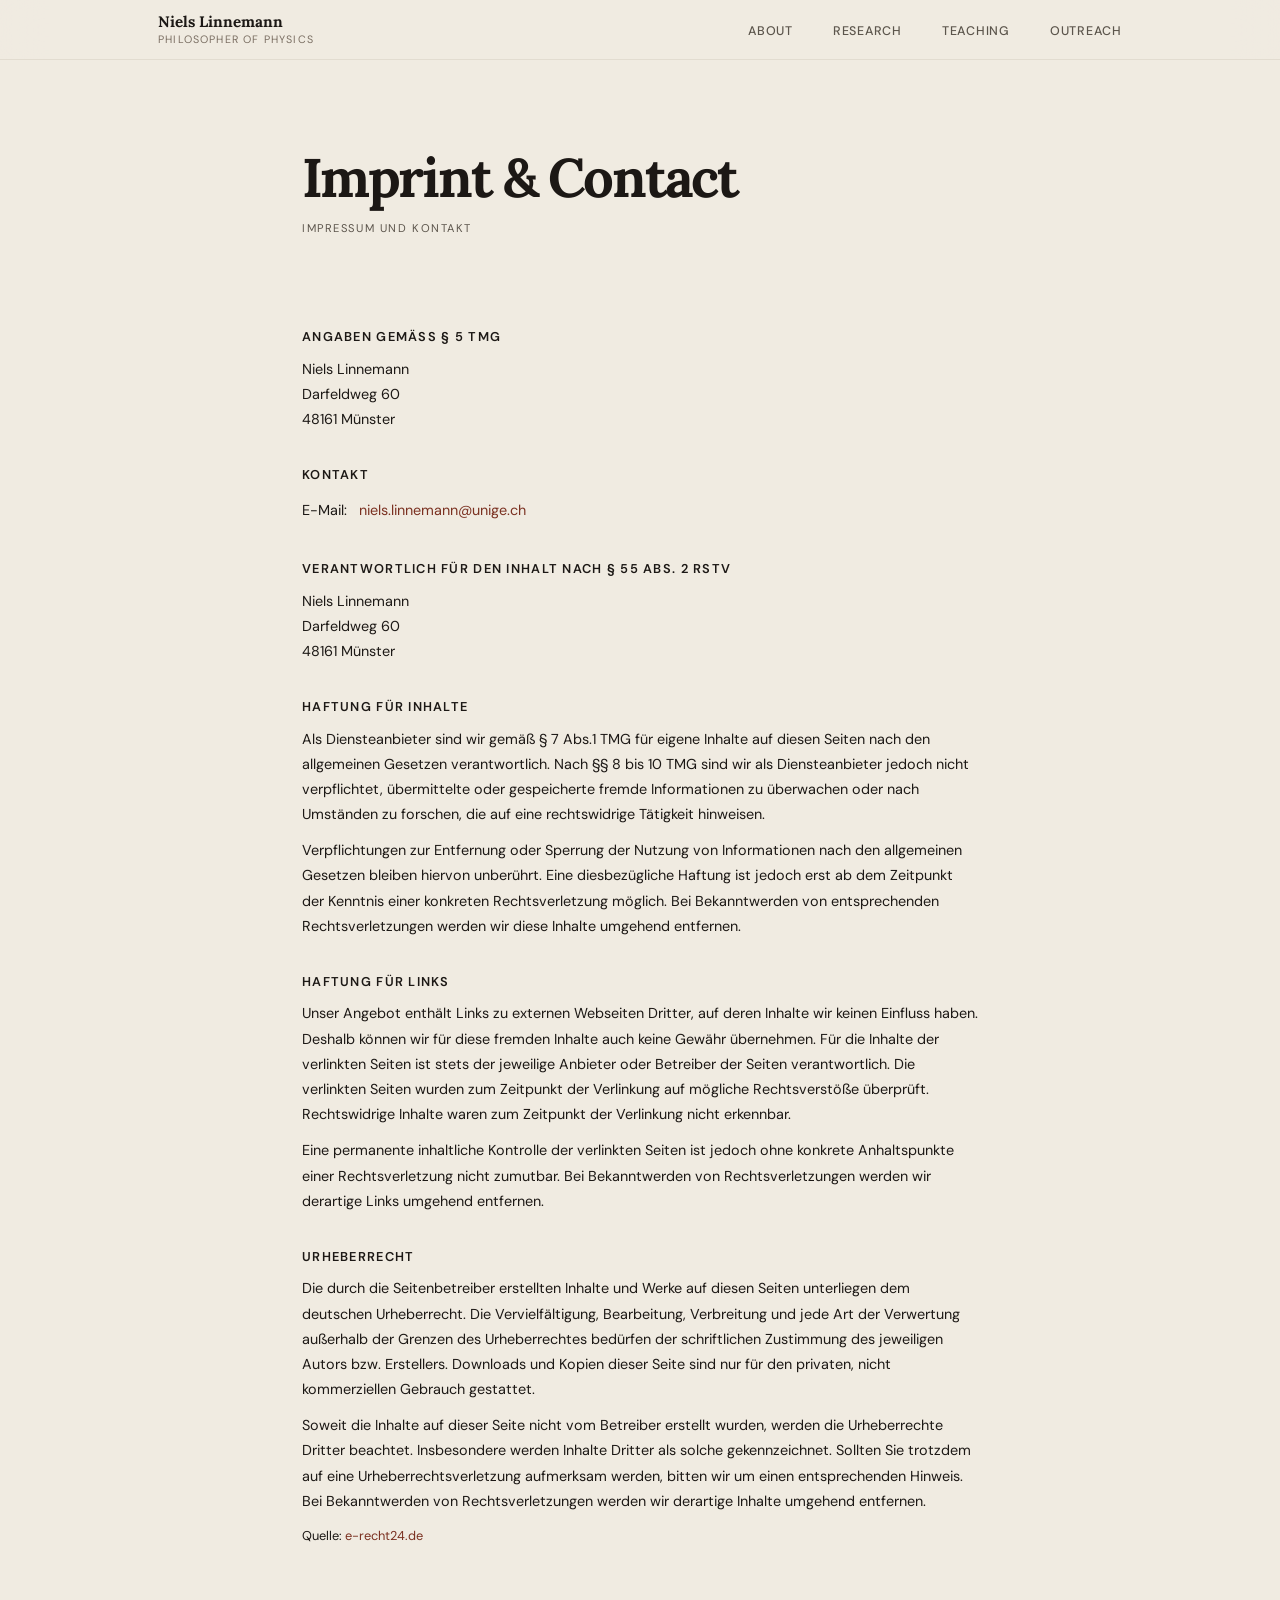
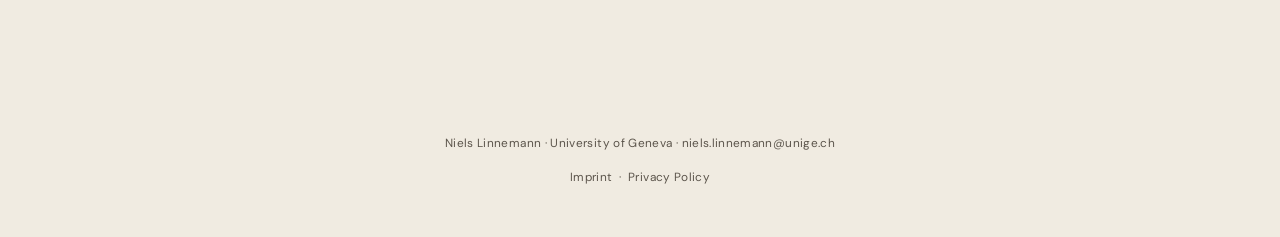
<file: imprint.html>
<!DOCTYPE html>
<html lang="de">
<head>
  <meta charset="UTF-8">
  <meta name="viewport" content="width=device-width, initial-scale=1">
  <title>Imprint — Niels Linnemann</title>
  <link rel="stylesheet" href="style.css">
  <style>
    .legal-body { font-family: var(--font-ui); font-size: .9rem; color: var(--ink-light); line-height: 1.75; }
    .legal-body h2 { font-family: var(--font-ui); font-size: .8rem; text-transform: uppercase; letter-spacing: .1em; color: var(--ink-faint); margin: 2rem 0 .5rem; }
    .legal-body p { margin-bottom: .75em; }
    table { border-collapse: collapse; margin: .5rem 0 1rem; }
    td { padding: .2rem .75rem .2rem 0; }
  </style>
</head>
<body>

<div id="nav-placeholder"></div>

<main>
  <div class="page-header fade-up">
    <h1>Imprint &amp; Contact</h1>
    <p class="subtitle">Impressum und Kontakt</p>
  </div>

  <div class="legal-body fade-up">

    <h2>Angaben gemäß § 5 TMG</h2>
    <p>
      Niels Linnemann<br>
      Darfeldweg 60<br>
      48161 Münster
    </p>

    <h2>Kontakt</h2>
    <table>
      <tr><td>E-Mail:</td><td><a href="mailto:niels.linnemann@unige.ch">niels.linnemann@unige.ch</a></td></tr>
    </table>

    <h2>Verantwortlich für den Inhalt nach § 55 Abs. 2 RStV</h2>
    <p>
      Niels Linnemann<br>
      Darfeldweg 60<br>
      48161 Münster
    </p>

    <h2>Haftung für Inhalte</h2>
    <p>
      Als Diensteanbieter sind wir gemäß § 7 Abs.1 TMG für eigene Inhalte auf diesen Seiten nach den allgemeinen Gesetzen verantwortlich. Nach §§ 8 bis 10 TMG sind wir als Diensteanbieter jedoch nicht verpflichtet, übermittelte oder gespeicherte fremde Informationen zu überwachen oder nach Umständen zu forschen, die auf eine rechtswidrige Tätigkeit hinweisen.
    </p>
    <p>
      Verpflichtungen zur Entfernung oder Sperrung der Nutzung von Informationen nach den allgemeinen Gesetzen bleiben hiervon unberührt. Eine diesbezügliche Haftung ist jedoch erst ab dem Zeitpunkt der Kenntnis einer konkreten Rechtsverletzung möglich. Bei Bekanntwerden von entsprechenden Rechtsverletzungen werden wir diese Inhalte umgehend entfernen.
    </p>

    <h2>Haftung für Links</h2>
    <p>
      Unser Angebot enthält Links zu externen Webseiten Dritter, auf deren Inhalte wir keinen Einfluss haben. Deshalb können wir für diese fremden Inhalte auch keine Gewähr übernehmen. Für die Inhalte der verlinkten Seiten ist stets der jeweilige Anbieter oder Betreiber der Seiten verantwortlich. Die verlinkten Seiten wurden zum Zeitpunkt der Verlinkung auf mögliche Rechtsverstöße überprüft. Rechtswidrige Inhalte waren zum Zeitpunkt der Verlinkung nicht erkennbar.
    </p>
    <p>
      Eine permanente inhaltliche Kontrolle der verlinkten Seiten ist jedoch ohne konkrete Anhaltspunkte einer Rechtsverletzung nicht zumutbar. Bei Bekanntwerden von Rechtsverletzungen werden wir derartige Links umgehend entfernen.
    </p>

    <h2>Urheberrecht</h2>
    <p>
      Die durch die Seitenbetreiber erstellten Inhalte und Werke auf diesen Seiten unterliegen dem deutschen Urheberrecht. Die Vervielfältigung, Bearbeitung, Verbreitung und jede Art der Verwertung außerhalb der Grenzen des Urheberrechtes bedürfen der schriftlichen Zustimmung des jeweiligen Autors bzw. Erstellers. Downloads und Kopien dieser Seite sind nur für den privaten, nicht kommerziellen Gebrauch gestattet.
    </p>
    <p>
      Soweit die Inhalte auf dieser Seite nicht vom Betreiber erstellt wurden, werden die Urheberrechte Dritter beachtet. Insbesondere werden Inhalte Dritter als solche gekennzeichnet. Sollten Sie trotzdem auf eine Urheberrechtsverletzung aufmerksam werden, bitten wir um einen entsprechenden Hinweis. Bei Bekanntwerden von Rechtsverletzungen werden wir derartige Inhalte umgehend entfernen.
    </p>
    <p style="color:var(--ink-faint);font-size:.8rem">Quelle: <a href="https://www.e-recht24.de" target="_blank">e-recht24.de</a></p>

  </div>
</main>

<div id="footer-placeholder"></div>
<script src="nav.js"></script>
</body>
</html>
</file>
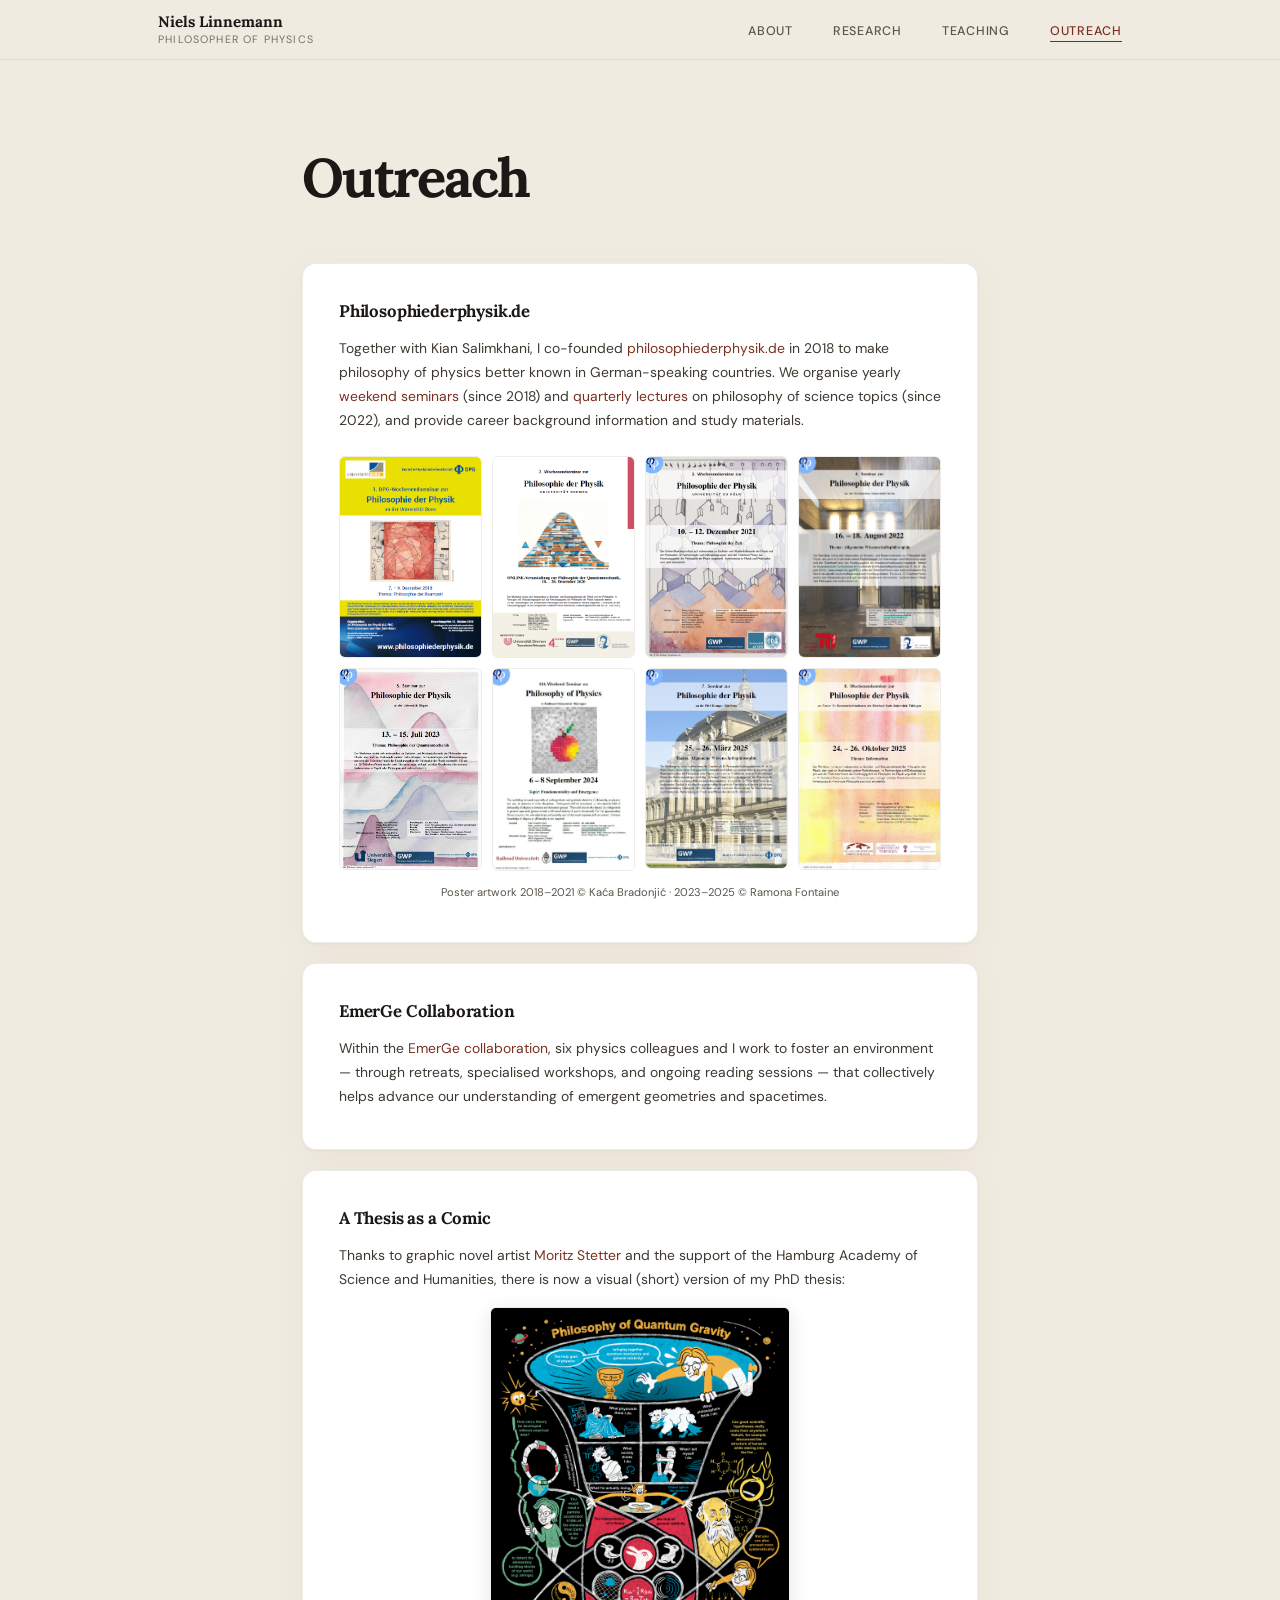
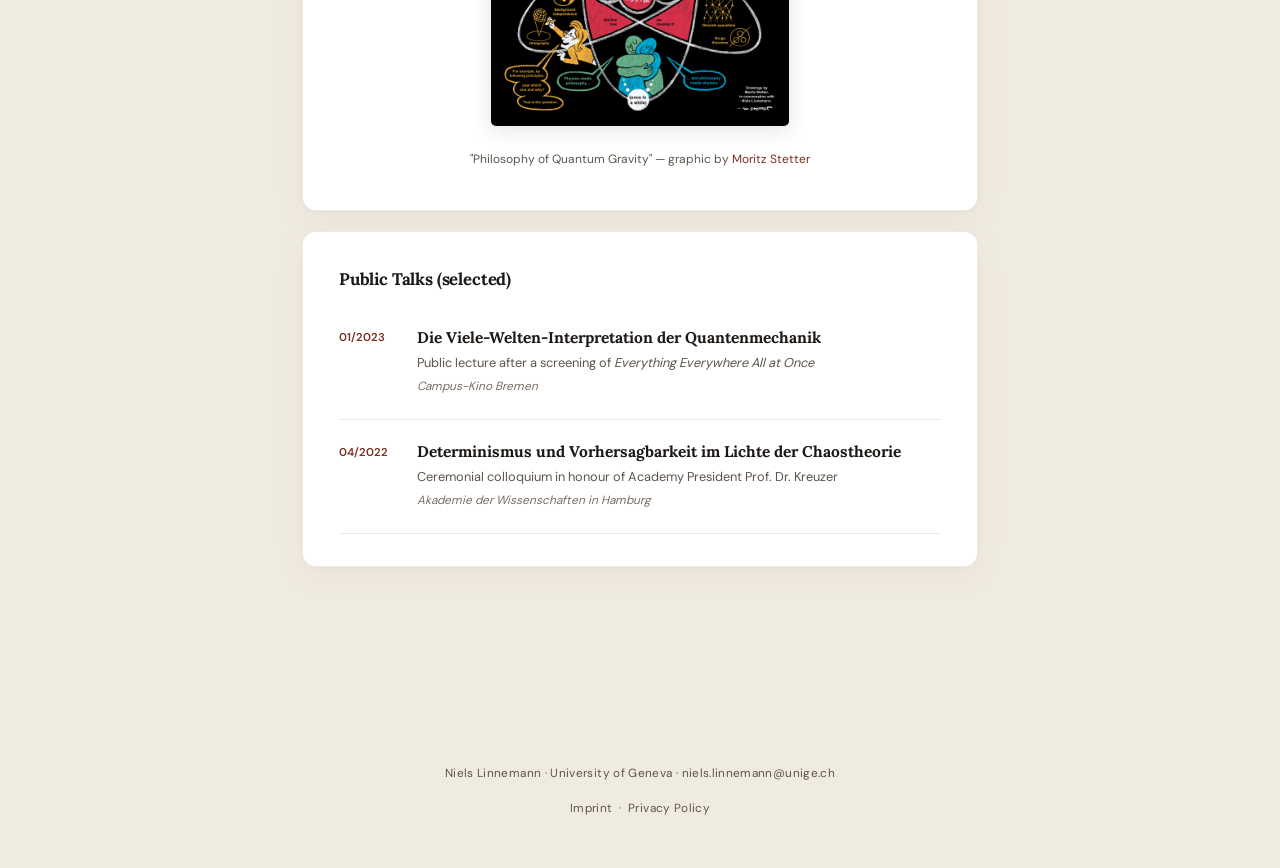
<file: outreach.html>
<!DOCTYPE html>
<html lang="en">
<head>
  <meta charset="UTF-8">
  <meta name="viewport" content="width=device-width, initial-scale=1">
  <title>Outreach — Niels Linnemann</title>
  <link rel="icon" href="favicon.svg" type="image/svg+xml">
  <link rel="icon" href="favicon-32.png" sizes="32x32">
  <link rel="apple-touch-icon" href="favicon-192.png">
  <link rel="stylesheet" href="style.css">
</head>
<body>

<div id="nav-placeholder"></div>

<main>
  <div class="page-header fade-up">
    <h1>Outreach</h1>
  </div>

  <div class="outreach-card fade-up">
    <h4>Philosophiederphysik.de</h4>
    <p>
      Together with Kian Salimkhani, I co-founded
      <a href="https://www.philosophiederphysik.de" target="_blank">philosophiederphysik.de</a>
      in 2018 to make philosophy of physics better known in German-speaking countries.
      We organise yearly
      <a href="https://www.philosophiederphysik.de" target="_blank">weekend seminars</a> (since 2018)
      and
      <a href="https://www.philosophiederphysik.de/quarterly-lectures" target="_blank">quarterly lectures</a>
      on philosophy of science topics (since 2022), and provide career background information
      and study materials.
    </p>

    <!-- Poster mosaic — each links to the corresponding seminar page -->
    <div style="
      display: grid;
      grid-template-columns: repeat(4, 1fr);
      gap: .6rem;
      margin-top: 1.5rem;
    ">
      <a href="https://www.philosophiederphysik.de" target="_blank" title="Bonn 2018" style="opacity:1">
        <img src="assets/images/poster-2018-small.png"
          alt="Poster 2018 · Bonn"
          style="width:100%;border-radius:6px;border:1px solid var(--border-faint);display:block;transition:transform .2s,box-shadow .2s"
          onmouseover="this.style.transform='scale(1.04)';this.style.boxShadow='0 6px 20px rgba(0,0,0,.15)'"
          onmouseout="this.style.transform='';this.style.boxShadow=''">
      </a>
      <a href="https://www.philosophiederphysik.de" target="_blank" title="Bremen/Online 2020" style="opacity:1">
        <img src="assets/images/poster-2020-small.png"
          alt="Poster 2020 · Bremen"
          style="width:100%;border-radius:6px;border:1px solid var(--border-faint);display:block;transition:transform .2s,box-shadow .2s"
          onmouseover="this.style.transform='scale(1.04)';this.style.boxShadow='0 6px 20px rgba(0,0,0,.15)'"
          onmouseout="this.style.transform='';this.style.boxShadow=''">
      </a>
      <a href="https://www.philosophiederphysik.de" target="_blank" title="Köln/Online 2021" style="opacity:1">
        <img src="assets/images/poster-2021-small.png"
          alt="Poster 2021 · Köln"
          style="width:100%;border-radius:6px;border:1px solid var(--border-faint);display:block;transition:transform .2s,box-shadow .2s"
          onmouseover="this.style.transform='scale(1.04)';this.style.boxShadow='0 6px 20px rgba(0,0,0,.15)'"
          onmouseout="this.style.transform='';this.style.boxShadow=''">
      </a>
      <a href="https://www.philosophiederphysik.de" target="_blank" title="Berlin 2022" style="opacity:1">
        <img src="assets/images/poster-2022-small.png"
          alt="Poster 2022 · Berlin"
          style="width:100%;border-radius:6px;border:1px solid var(--border-faint);display:block;transition:transform .2s,box-shadow .2s"
          onmouseover="this.style.transform='scale(1.04)';this.style.boxShadow='0 6px 20px rgba(0,0,0,.15)'"
          onmouseout="this.style.transform='';this.style.boxShadow=''">
      </a>
      <a href="https://www.philosophiederphysik.de" target="_blank" title="Siegen 2023" style="opacity:1">
        <img src="assets/images/poster-2023-small.jpg"
          alt="Poster 2023 · Siegen"
          style="width:100%;border-radius:6px;border:1px solid var(--border-faint);display:block;transition:transform .2s,box-shadow .2s"
          onmouseover="this.style.transform='scale(1.04)';this.style.boxShadow='0 6px 20px rgba(0,0,0,.15)'"
          onmouseout="this.style.transform='';this.style.boxShadow=''">
      </a>
      <a href="https://www.philosophiederphysik.de" target="_blank" title="Nijmegen 2024" style="opacity:1">
        <img src="assets/images/poster-2024-small.jpg"
          alt="Poster 2024 · Nijmegen"
          style="width:100%;border-radius:6px;border:1px solid var(--border-faint);display:block;transition:transform .2s,box-shadow .2s"
          onmouseover="this.style.transform='scale(1.04)';this.style.boxShadow='0 6px 20px rgba(0,0,0,.15)'"
          onmouseout="this.style.transform='';this.style.boxShadow=''">
      </a>
      <a href="https://www.philosophiederphysik.de" target="_blank" title="Erlangen 2025" style="opacity:1">
        <img src="assets/images/poster-2025-small.png"
          alt="Poster 2025 · Erlangen"
          style="width:100%;border-radius:6px;border:1px solid var(--border-faint);display:block;transition:transform .2s,box-shadow .2s"
          onmouseover="this.style.transform='scale(1.04)';this.style.boxShadow='0 6px 20px rgba(0,0,0,.15)'"
          onmouseout="this.style.transform='';this.style.boxShadow=''">
      </a>
      <a href="https://www.philosophiederphysik.de" target="_blank" title="Tübingen 2025" style="opacity:1">
        <img src="assets/images/poster-2025-2-small.jpg"
          alt="Poster 2025 · Tübingen"
          style="width:100%;border-radius:6px;border:1px solid var(--border-faint);display:block;transition:transform .2s,box-shadow .2s"
          onmouseover="this.style.transform='scale(1.04)';this.style.boxShadow='0 6px 20px rgba(0,0,0,.15)'"
          onmouseout="this.style.transform='';this.style.boxShadow=''">
      </a>
    </div>
    <p style="font-family:var(--font-ui);font-size:.7rem;color:var(--ink-soft);margin-top:.75rem;text-align:center">
      Poster artwork 2018–2021 © Kaća Bradonjić · 2023–2025 © Ramona Fontaine
    </p>
  </div>

  <div class="outreach-card fade-up">
    <h4>EmerGe Collaboration</h4>
    <p>
      Within the <a href="https://emerge-collab.org/" target="_blank">EmerGe collaboration</a>,
      six physics colleagues and I work to foster an environment — through retreats, specialised
      workshops, and ongoing reading sessions — that collectively helps advance our understanding
      of emergent geometries and spacetimes.
    </p>
  </div>

  <div class="outreach-card fade-up">
    <h4>A Thesis as a Comic</h4>
    <p>
      Thanks to graphic novel artist
      <a href="https://www.moritz-stetter.de/" target="_blank">Moritz Stetter</a>
      and the support of the Hamburg Academy of Science and Humanities, there is now a visual
      (short) version of my PhD thesis:
    </p>
    <div style="text-align:center;margin-top:1rem">
      <a href="assets/images/quantum-gravity-comic-full.png"
         target="_blank" style="display:inline-block;opacity:1">
        <img
          src="assets/images/quantum-gravity-comic.png"
          alt="Philosophy of Quantum Gravity — comic by Moritz Stetter"
          style="max-width:300px;width:100%;border-radius:6px;border:1px solid var(--border-faint);box-shadow:0 4px 20px rgba(0,0,0,.1)"
        >
      </a>
      <p style="font-family:var(--font-ui);font-size:.75rem;color:var(--ink-soft);margin-top:.75rem">
        "Philosophy of Quantum Gravity" — graphic by <a href="https://www.moritz-stetter.de/" target="_blank">Moritz Stetter</a>
      </p>
    </div>
  </div>

  <div class="outreach-card fade-up">
    <h4>Public Talks (selected)</h4>
    <ul id="public-talks" style="list-style:none">
      <li class="talk-item">
        <div class="talk-date">01/2023</div>
        <div>
          <div class="talk-title">Die Viele-Welten-Interpretation der Quantenmechanik</div>
          <div class="talk-event">Public lecture after a screening of <em>Everything Everywhere All at Once</em></div>
          <div class="talk-location">Campus-Kino Bremen</div>
        </div>
      </li>
      <li class="talk-item">
        <div class="talk-date">04/2022</div>
        <div>
          <div class="talk-title">Determinismus und Vorhersagbarkeit im Lichte der Chaostheorie</div>
          <div class="talk-event">Ceremonial colloquium in honour of Academy President Prof. Dr. Kreuzer</div>
          <div class="talk-location">Akademie der Wissenschaften in Hamburg</div>
        </div>
      </li>
    </ul>
  </div>
</main>

<div id="footer-placeholder"></div>
<script src="nav.js"></script>
</body>
</html>
</file>
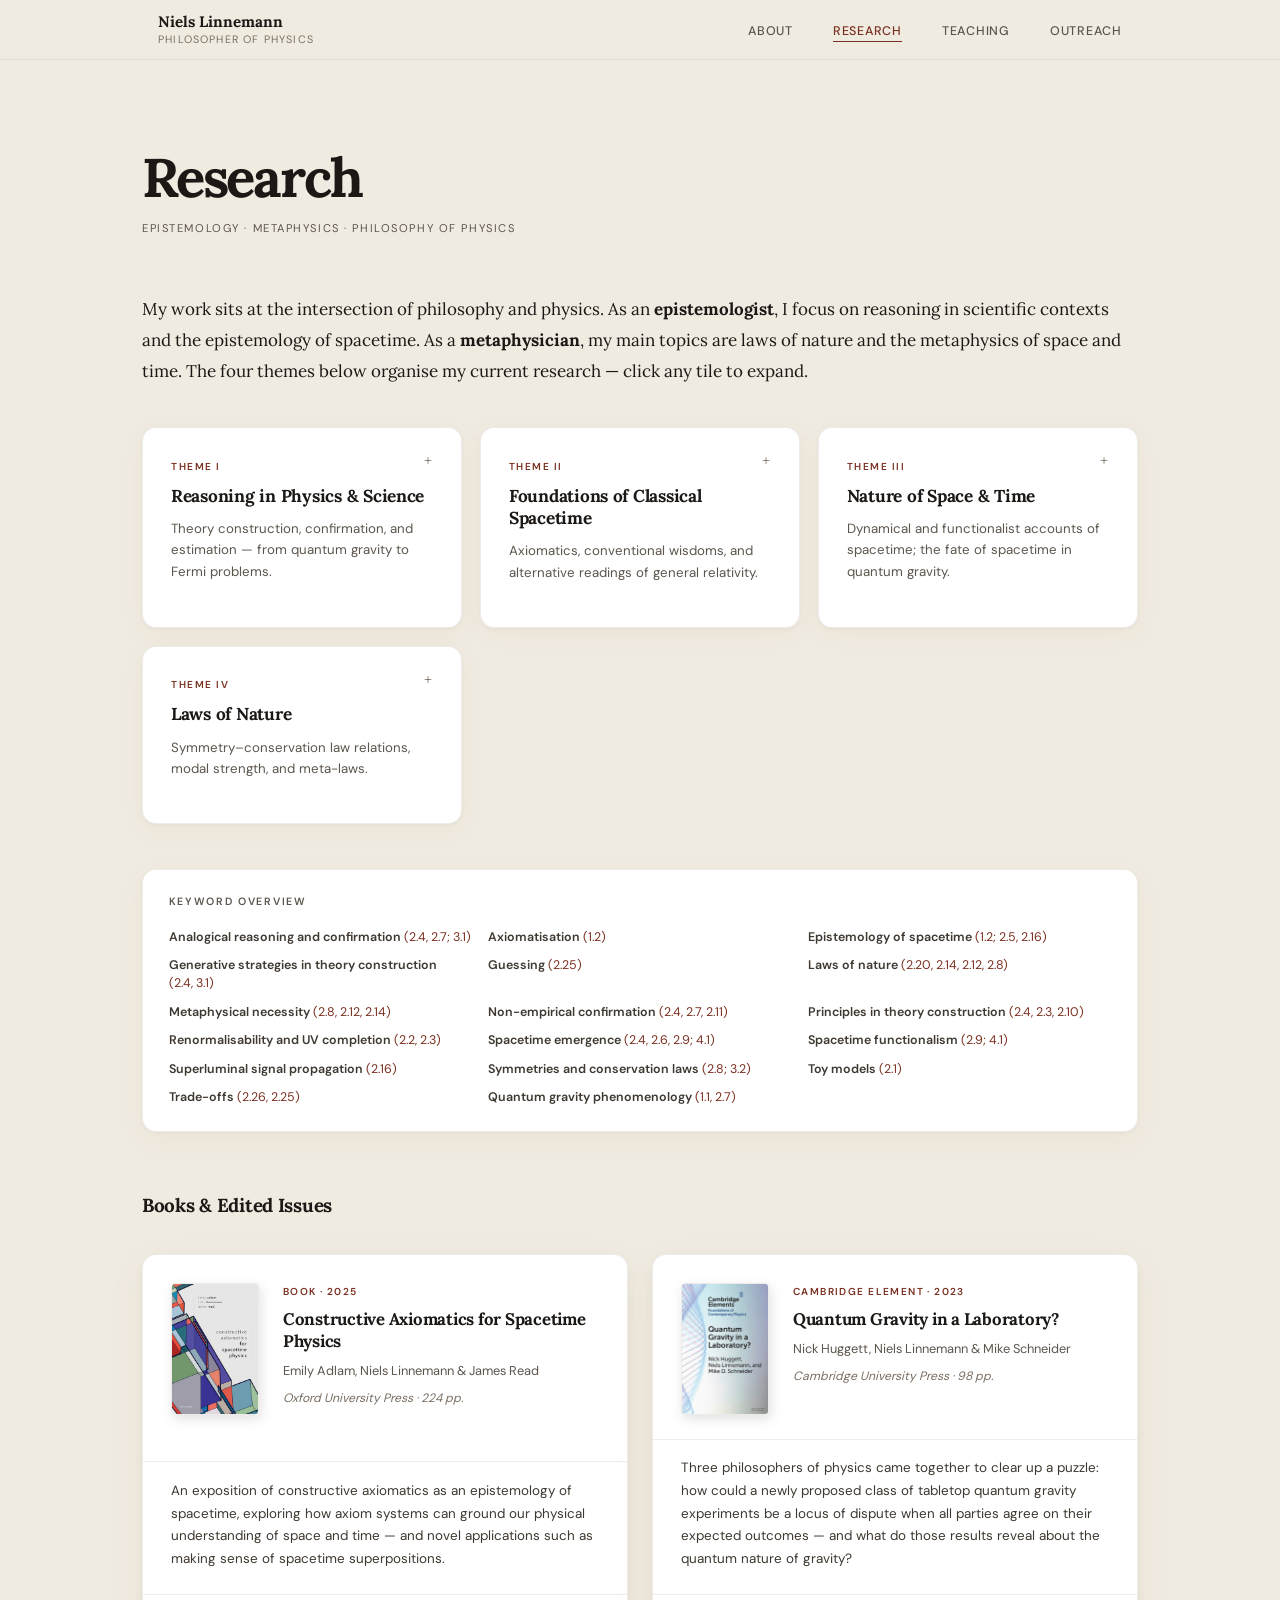
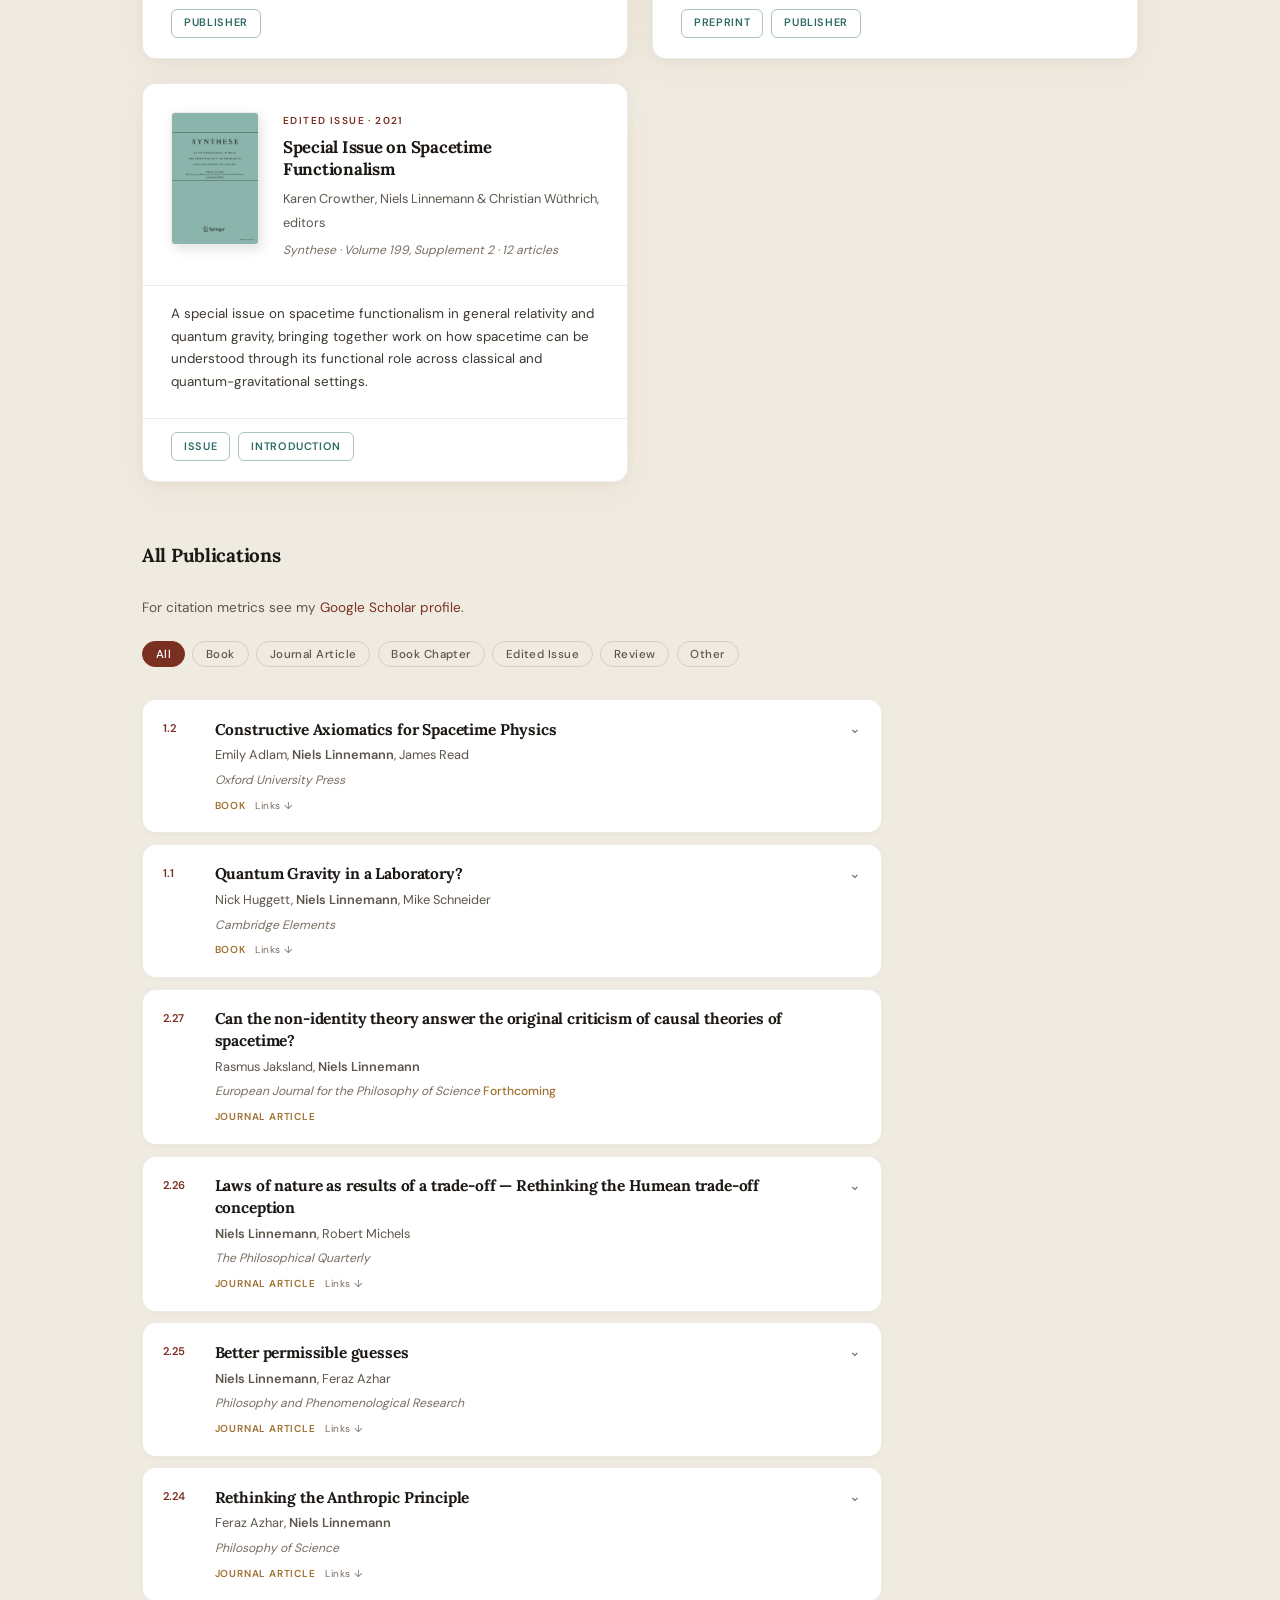
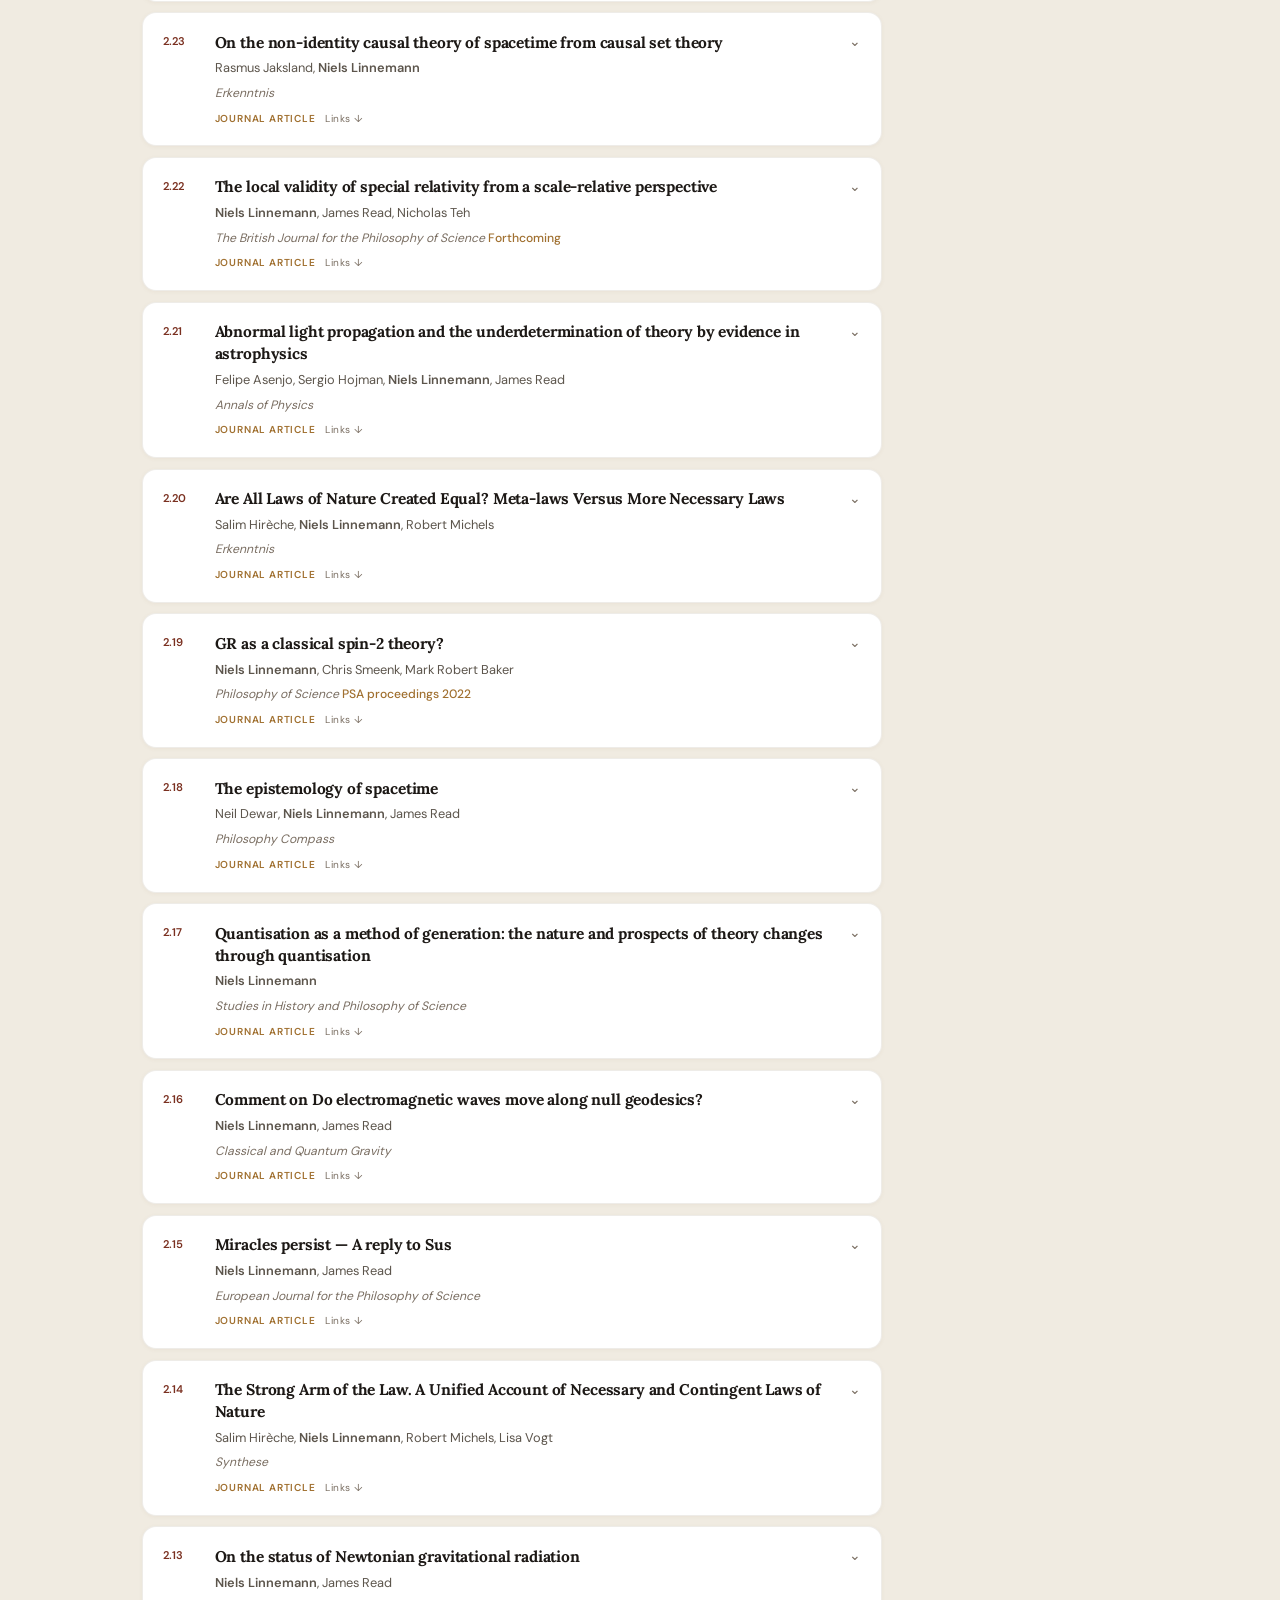
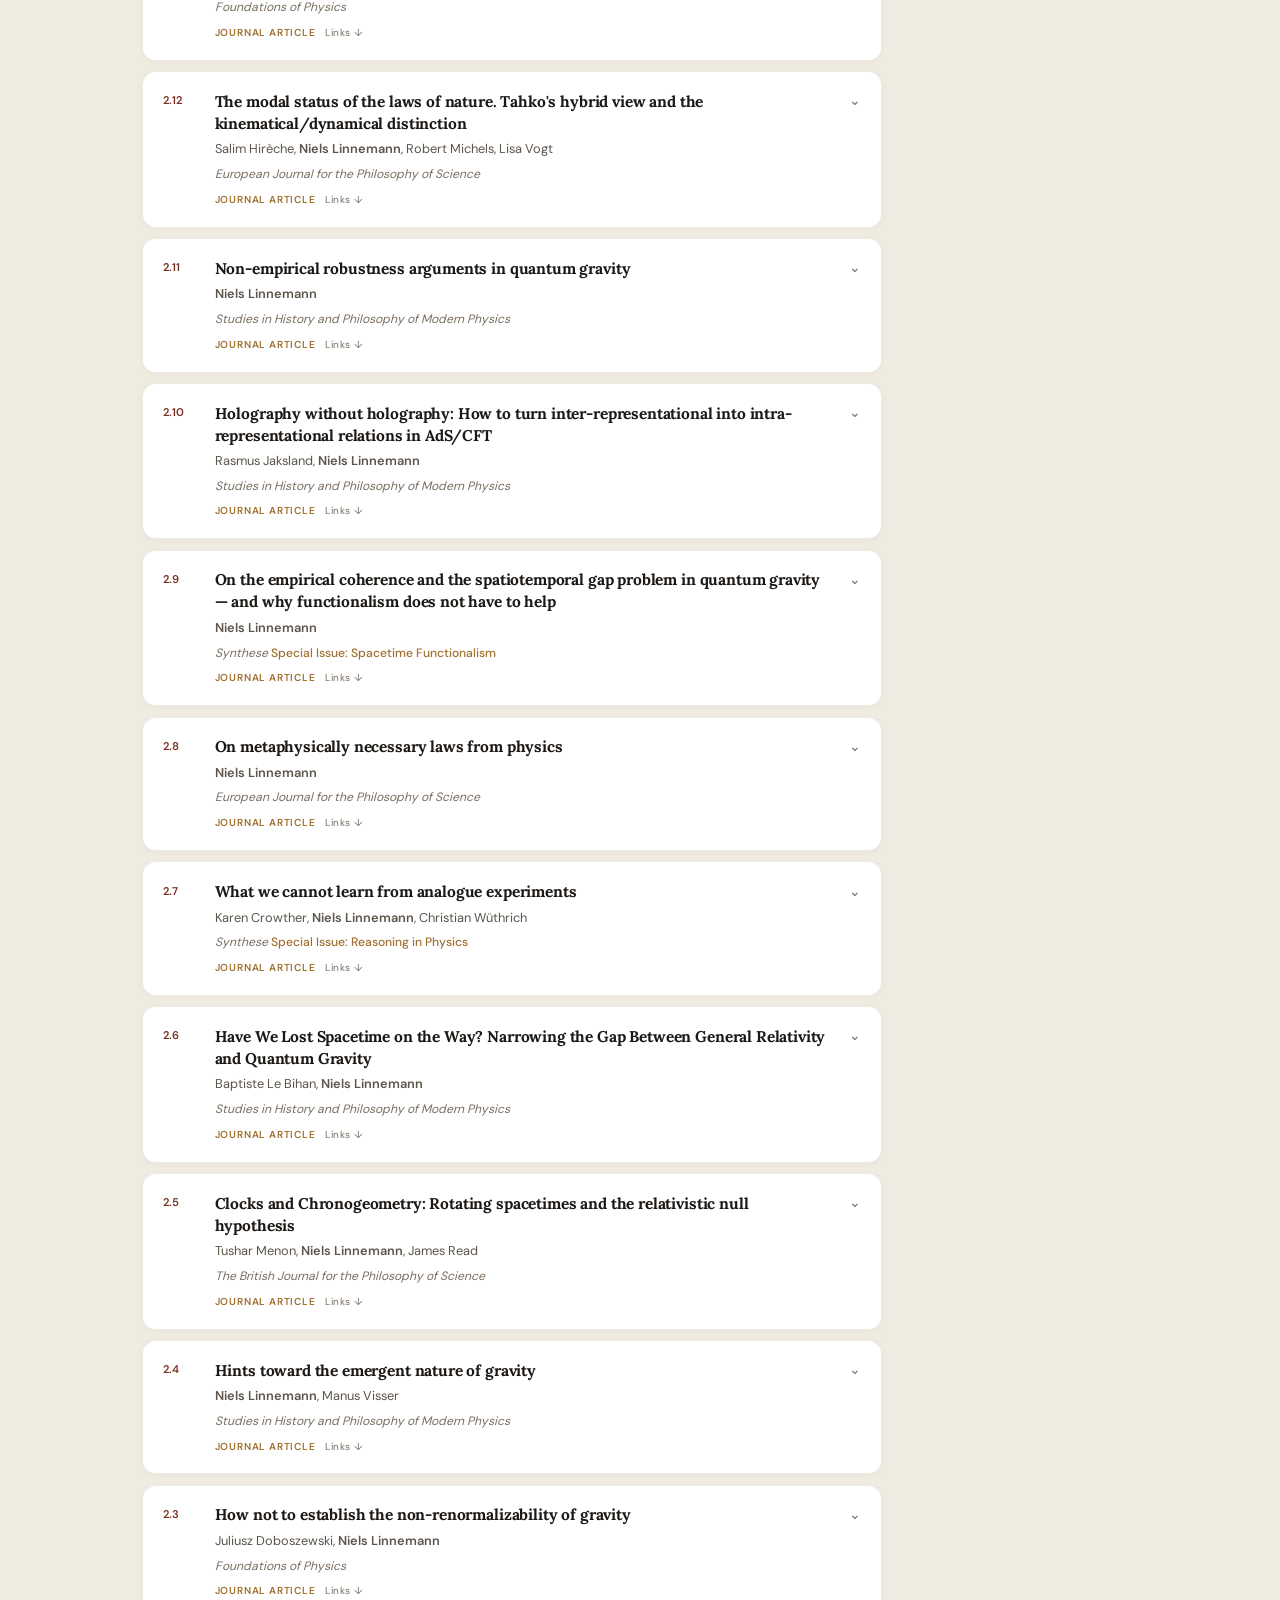
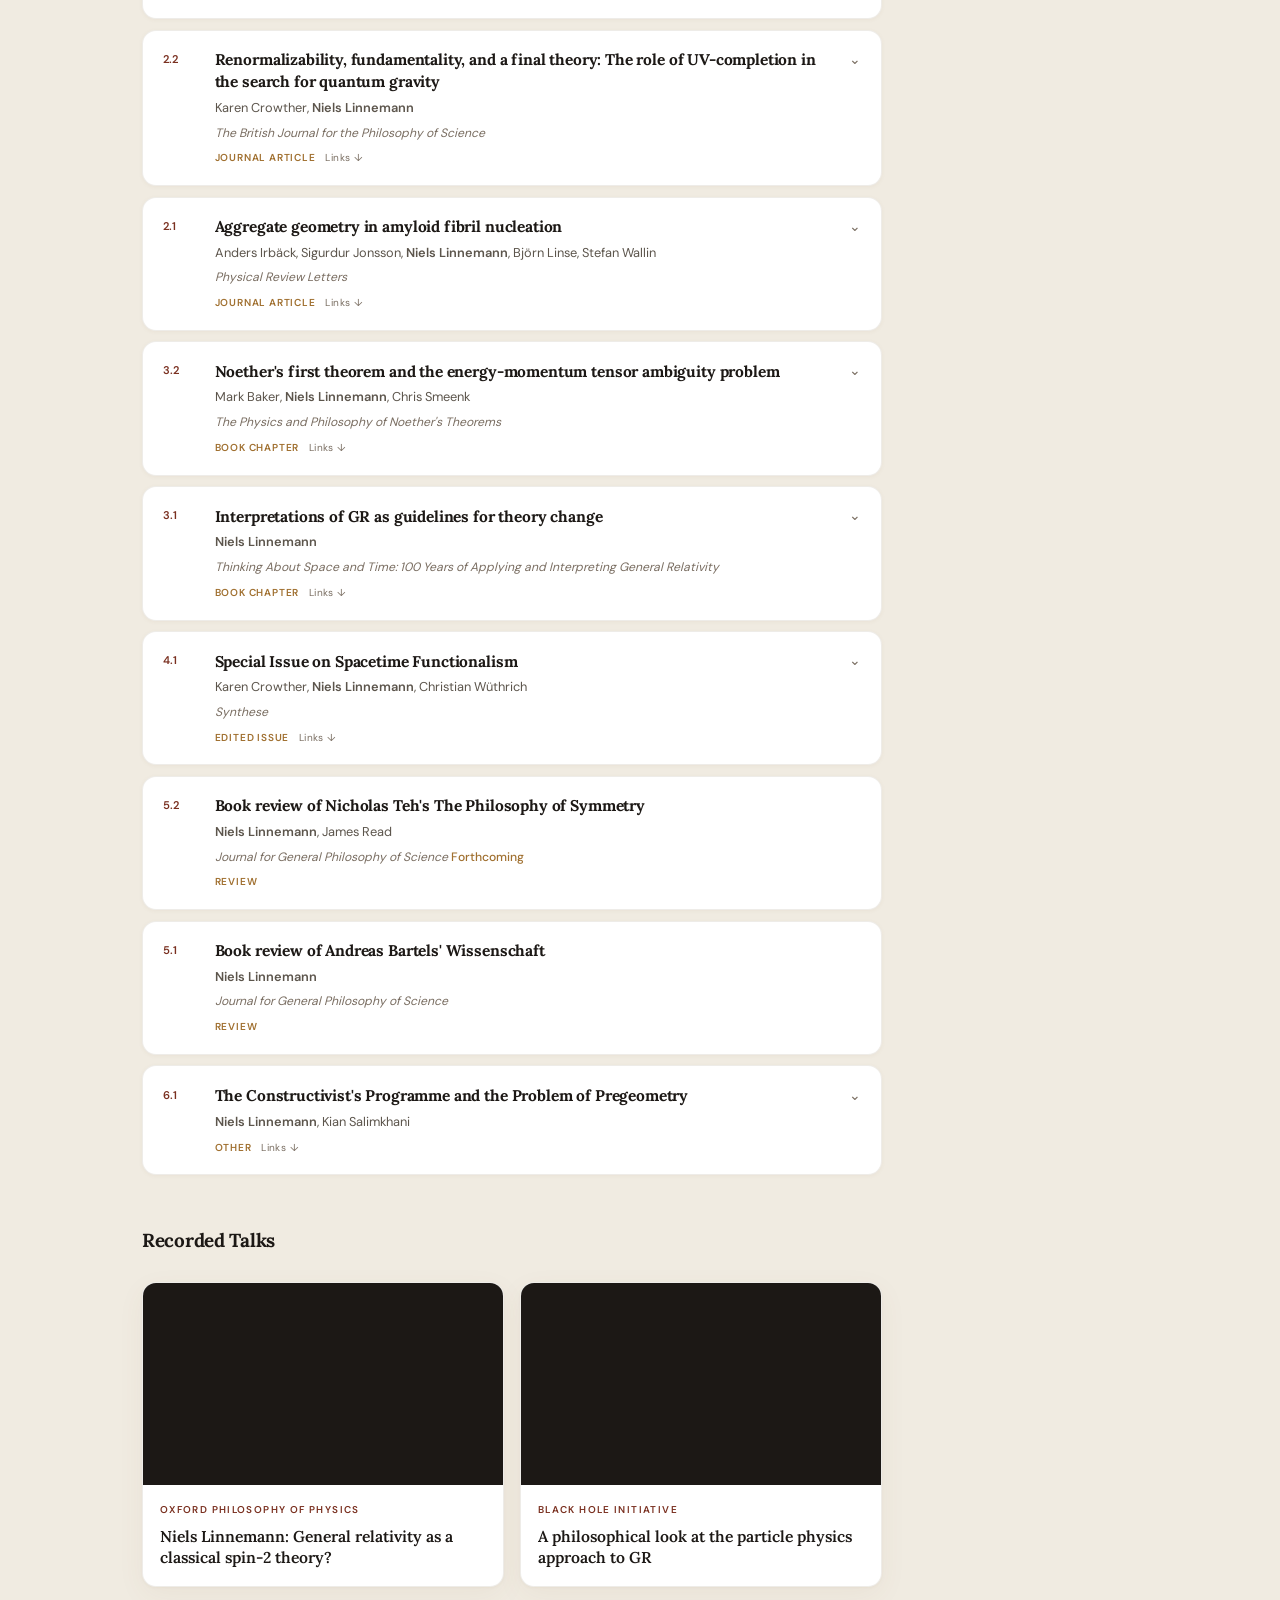
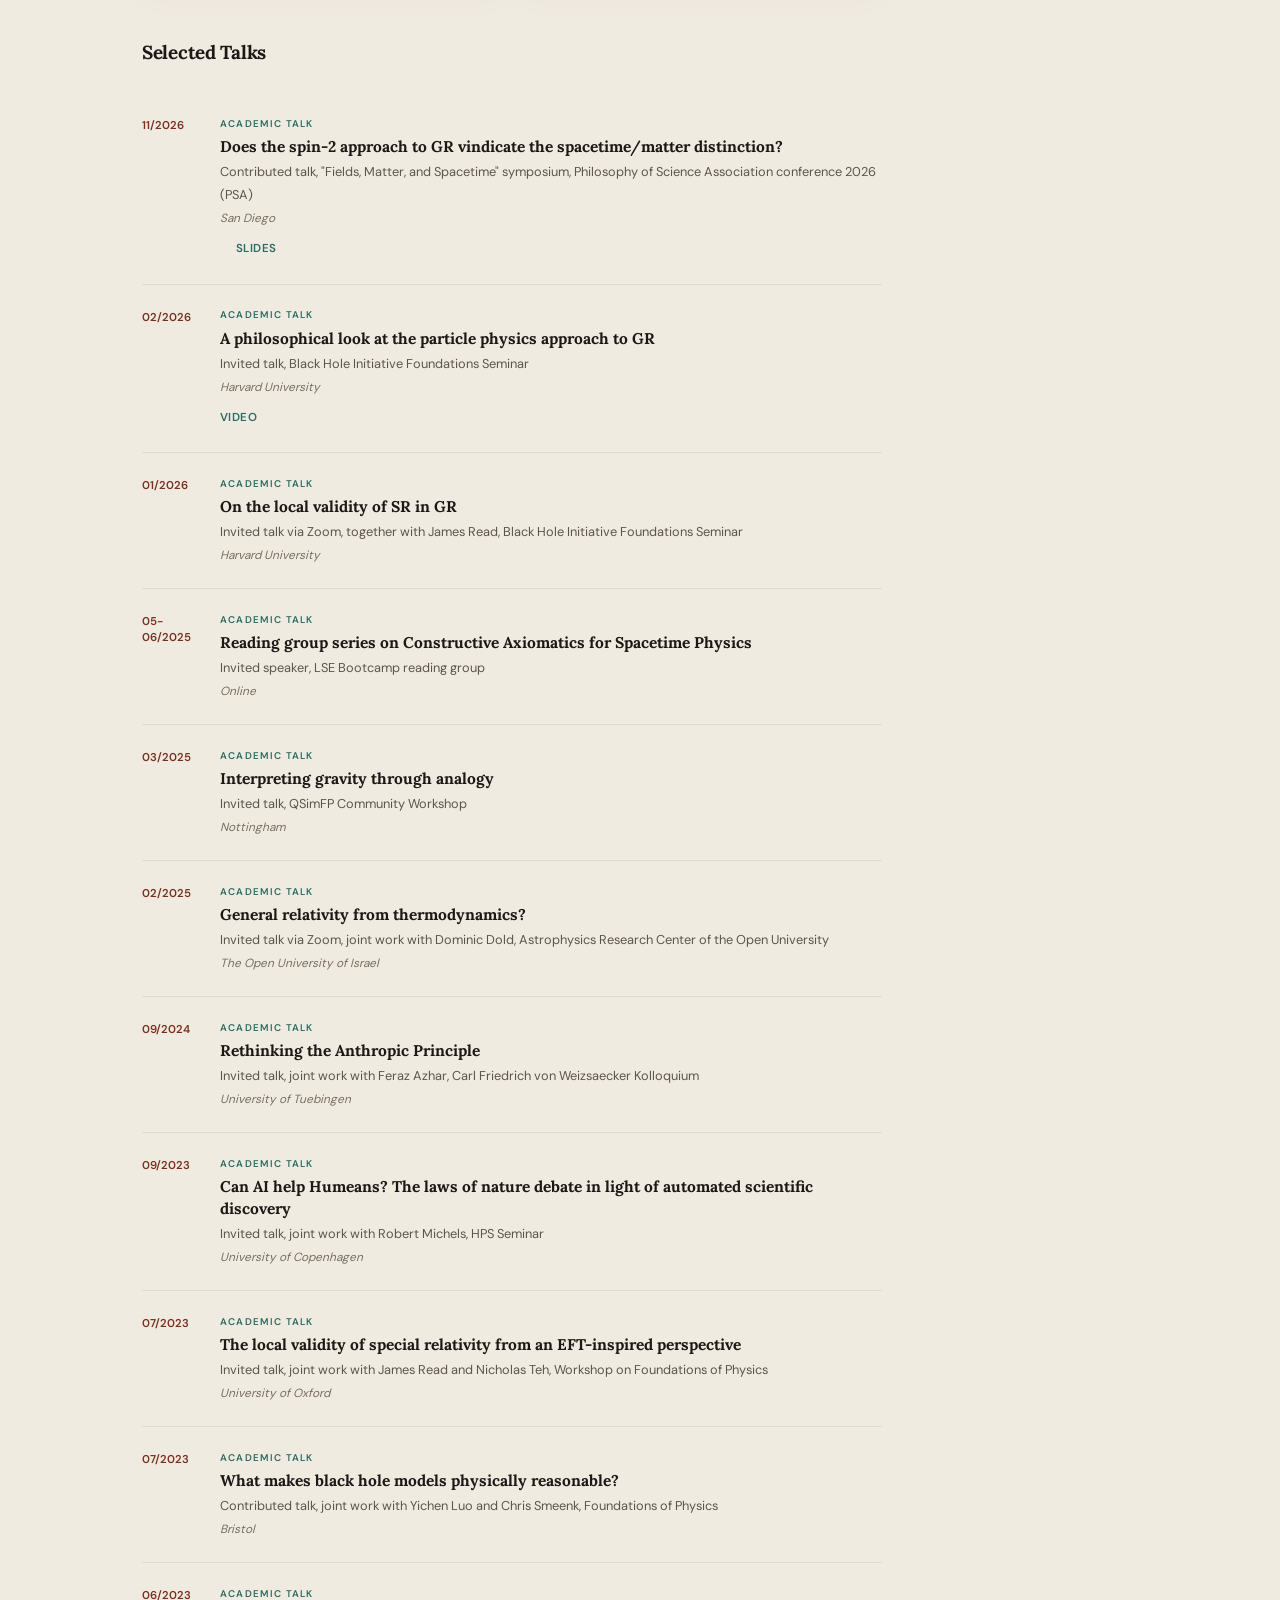
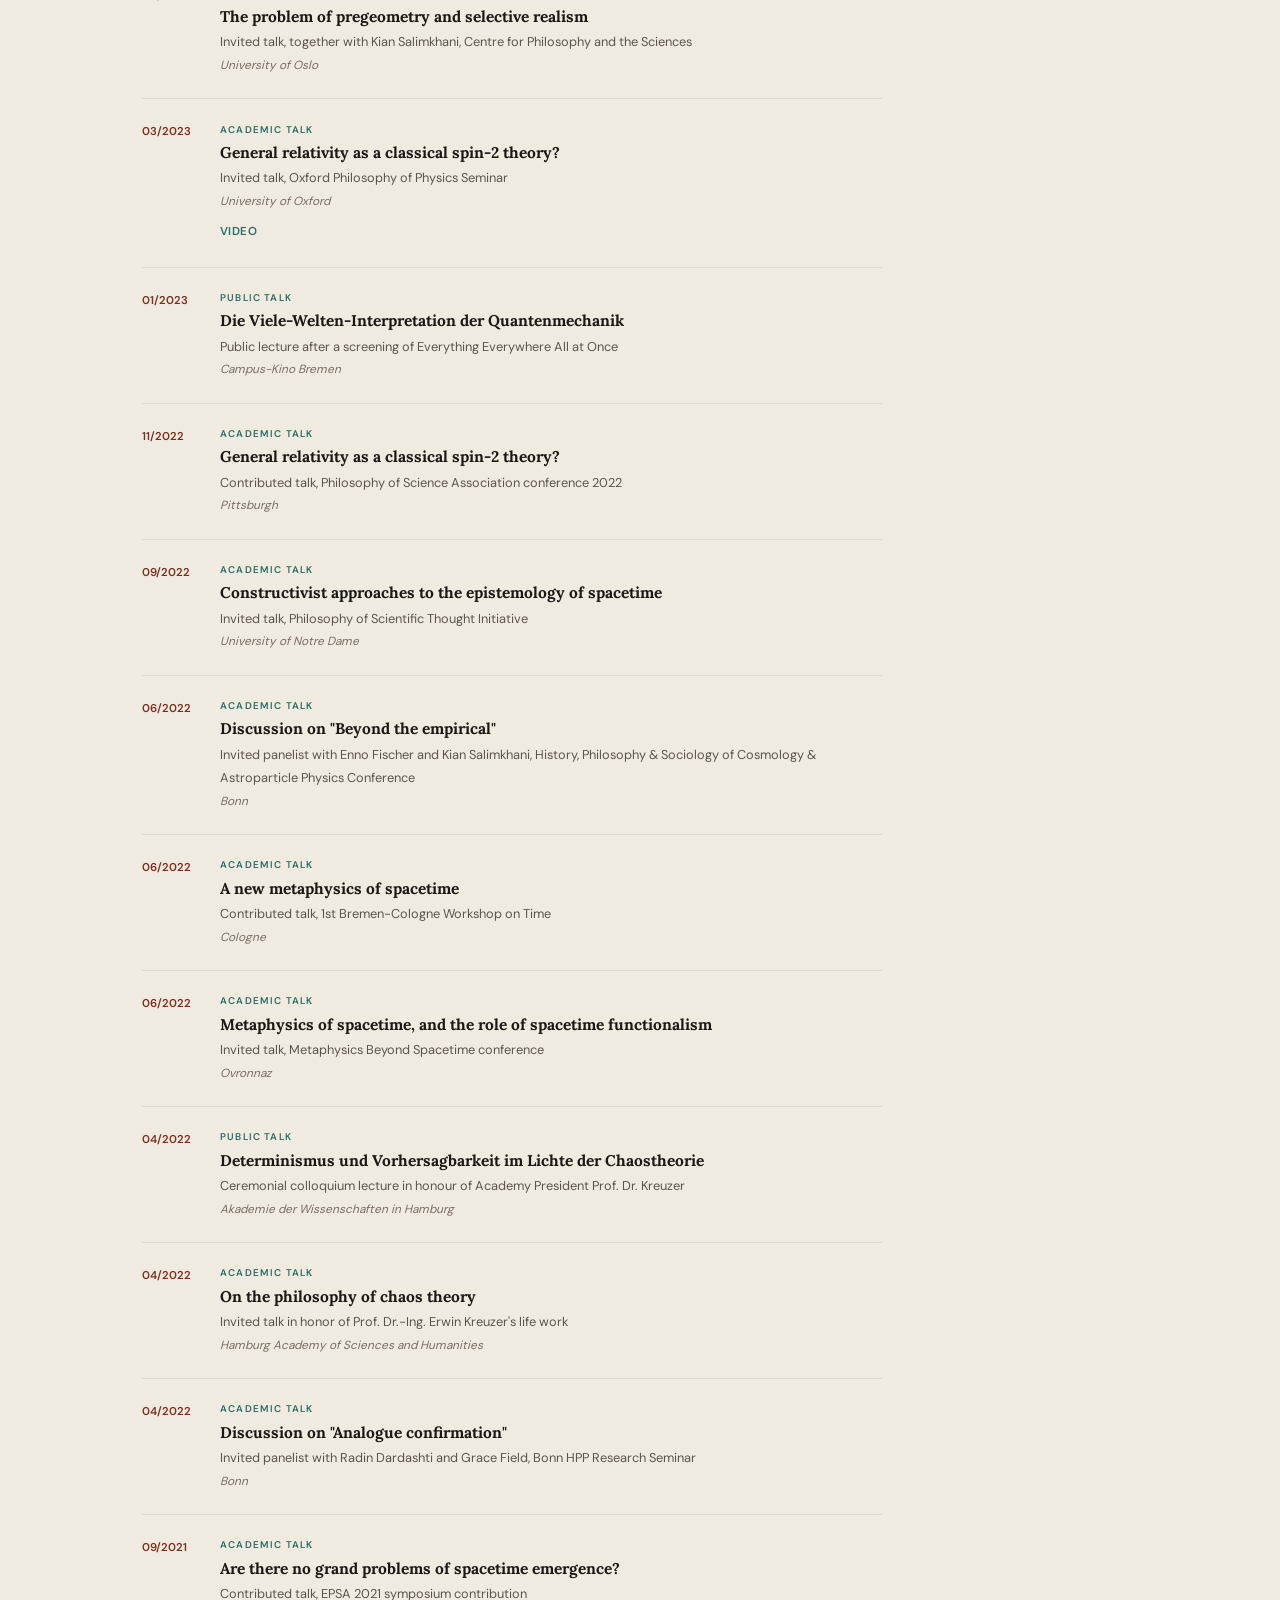
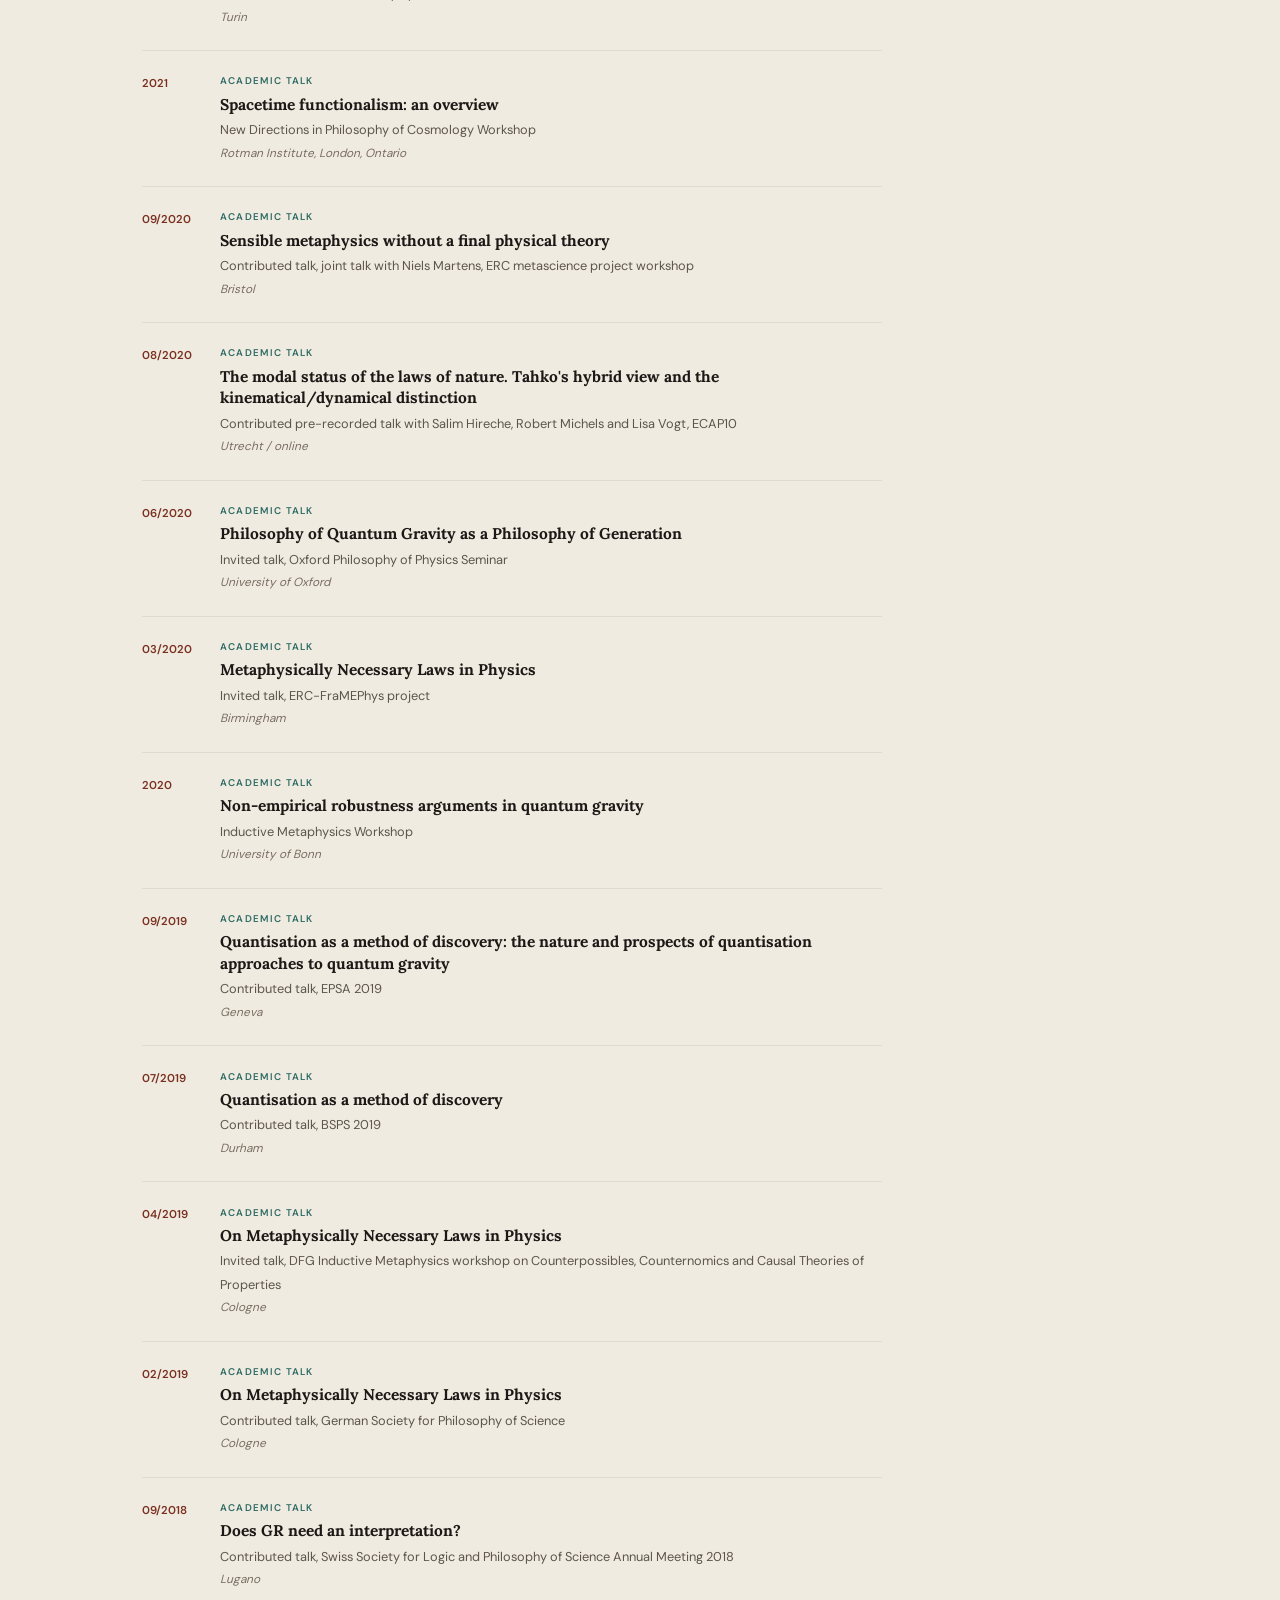
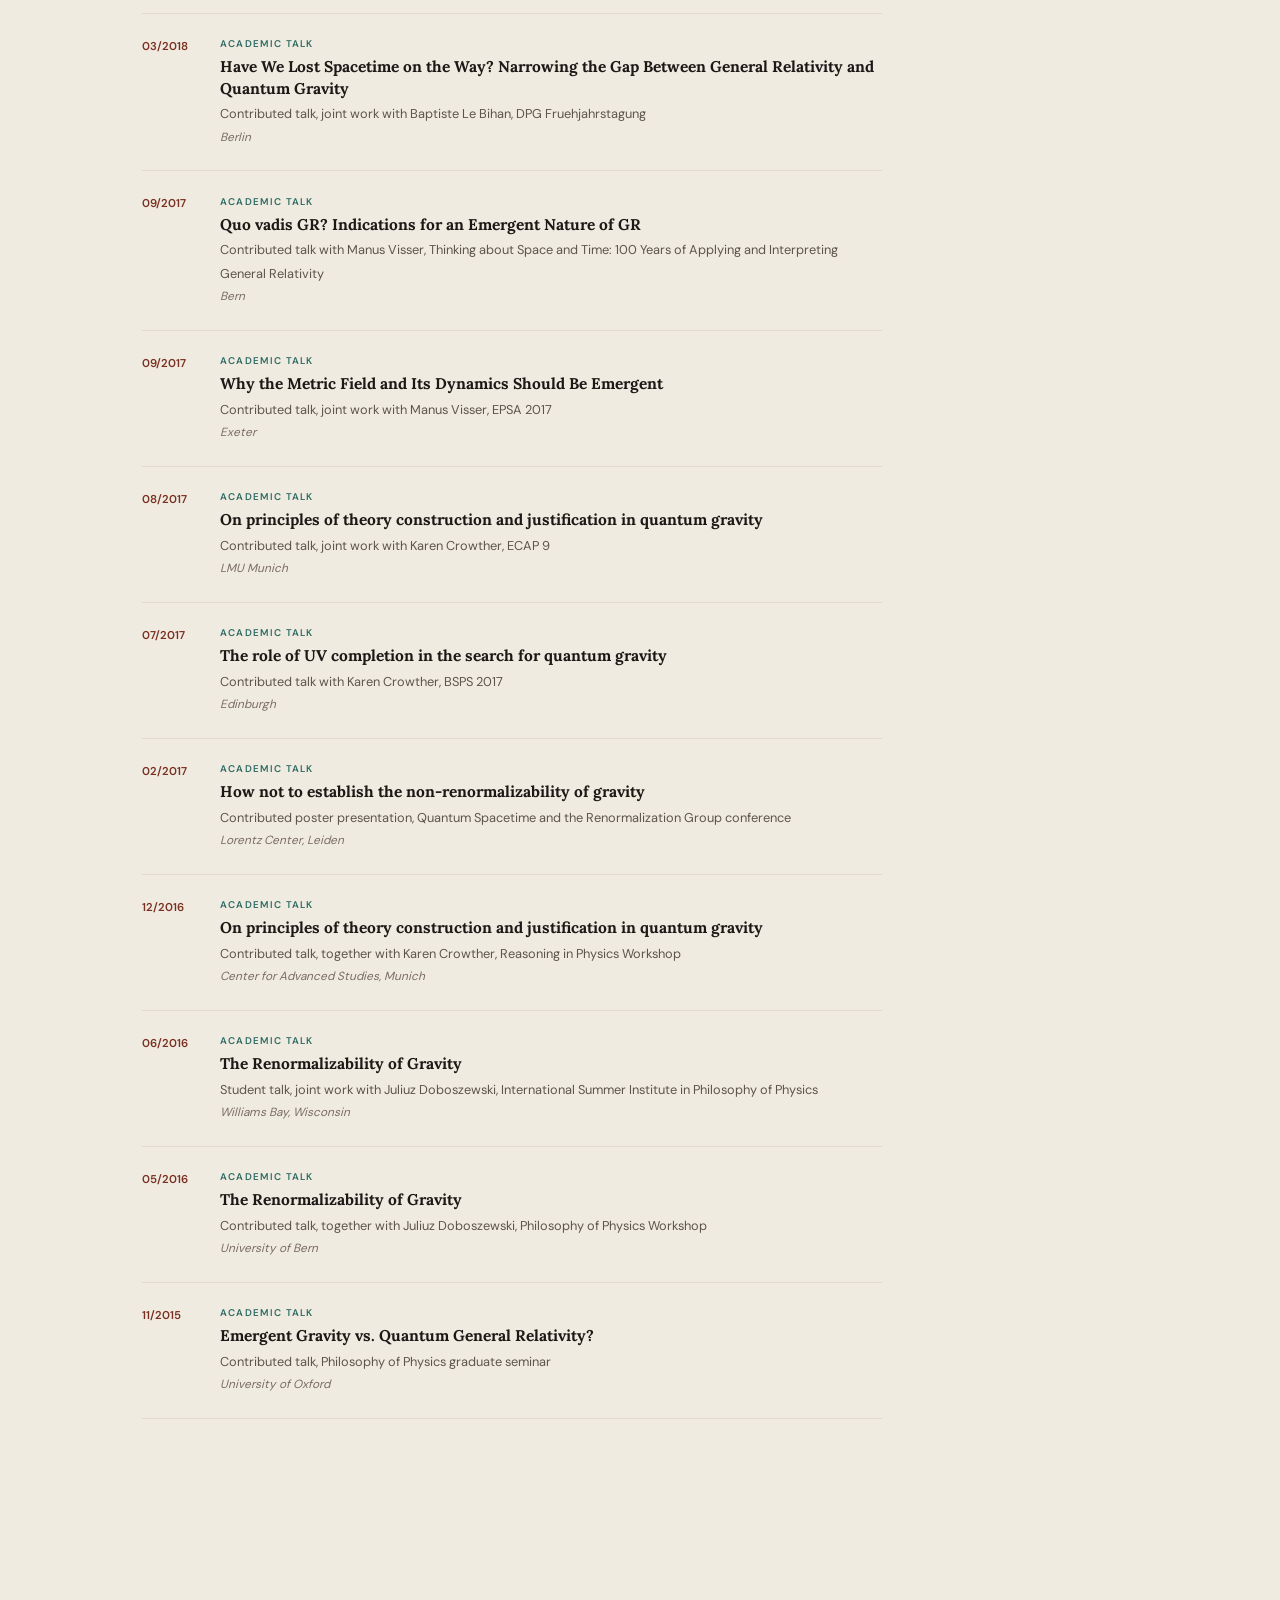
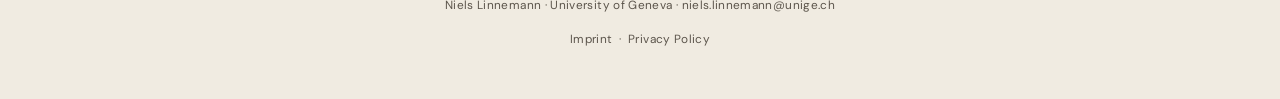
<file: research.html>
<!DOCTYPE html>
<html lang="en">
<head>
  <meta charset="UTF-8">
  <meta name="viewport" content="width=device-width, initial-scale=1">
  <title>Research — Niels Linnemann</title>
  <link rel="icon" href="favicon.svg" type="image/svg+xml">
  <link rel="icon" href="favicon-32.png" sizes="32x32">
  <link rel="apple-touch-icon" href="favicon-192.png">
  <link rel="stylesheet" href="style.css?v=4">
</head>
<body>

<div id="nav-placeholder"></div>

<main class="wide">
  <!-- intro at full wide width, same as tiles grid -->
  <div style="max-width:var(--max-w-wide)">
    <div class="page-header fade-up">
      <h1>Research</h1>
      <p class="subtitle">Epistemology · Metaphysics · Philosophy of Physics</p>
    </div>

    <div class="research-intro fade-up">
      <p>
        My work sits at the intersection of philosophy and physics. As an <strong>epistemologist</strong>,
        I focus on reasoning in scientific contexts and the epistemology of spacetime. As a
        <strong>metaphysician</strong>, my main topics are laws of nature and the metaphysics of space and time.
        The four themes below organise my current research — click any tile to expand.
      </p>
    </div>
  </div>

  <!-- ── Research themes ── -->
  <div class="themes-grid">

    <div class="theme-tile fade-up" onclick="this.classList.toggle('open')">
      <span class="tile-toggle">+</span>
      <div class="tile-num">Theme I</div>
      <h4>Reasoning in Physics &amp; Science</h4>
      <p class="tile-lead">Theory construction, confirmation, and estimation — from quantum gravity to Fermi problems.</p>
      <div class="tile-detail">
        <p>I study how physicists reason their way toward new theories in the absence of clear empirical
        guidance. Topics include analogical reasoning, robustness analysis, physics-specific heuristics
        (quantisation, semi-classical extrapolations), analogue experiments, anthropic reasoning,
        and the epistemology of guessing.</p>
        <div class="pill-list">
          <span class="tag">Analogue reasoning</span>
          <span class="tag">Non-empirical confirmation</span>
          <span class="tag">Theory construction</span>
          <span class="tag">Robustness</span>
          <span class="tag">Anthropic principle</span>
          <span class="tag">Fermi estimation</span>
        </div>
      </div>
    </div>

    <div class="theme-tile fade-up" onclick="this.classList.toggle('open')">
      <span class="tile-toggle">+</span>
      <div class="tile-num">Theme II</div>
      <h4>Foundations of Classical Spacetime</h4>
      <p class="tile-lead">Axiomatics, conventional wisdoms, and alternative readings of general relativity.</p>
      <div class="tile-detail">
        <p>I investigate the conceptual foundations of general and special relativity: constructive
        axiomatics, the status of light propagation and gravitational waves, GR as a spin-2 field
        theory, GR as a thermodynamic/hydrodynamic theory, and the intertheory relation between GR
        and SR (equivalence principles). Recent work with Emily Adlam and James Read explores
        constructive axiomatics as an epistemology of spacetime.</p>
        <div class="pill-list">
          <span class="tag">Axiomatisation</span>
          <span class="tag">General Relativity</span>
          <span class="tag">Equivalence principles</span>
          <span class="tag">Spin-2 gravity</span>
          <span class="tag">Black holes</span>
        </div>
      </div>
    </div>

    <div class="theme-tile fade-up" onclick="this.classList.toggle('open')">
      <span class="tile-toggle">+</span>
      <div class="tile-num">Theme III</div>
      <h4>Nature of Space &amp; Time</h4>
      <p class="tile-lead">Dynamical and functionalist accounts of spacetime; the fate of spacetime in quantum gravity.</p>
      <div class="tile-detail">
        <p>I examine what spacetime is metaphysically, and what happens to it in quantum theories of gravity.
        My work explores spacetime functionalism, dynamical approaches, emergence of geometry,
        and the spatiotemporal gap problem — asking how the spacetime of GR can emerge from a fundamentally
        non-spatiotemporal quantum gravitational theory.</p>
        <div class="pill-list">
          <span class="tag">Spacetime functionalism</span>
          <span class="tag">Spacetime emergence</span>
          <span class="tag">Quantum gravity</span>
          <span class="tag">Causal set theory</span>
        </div>
      </div>
    </div>

    <div class="theme-tile fade-up" onclick="this.classList.toggle('open')">
      <span class="tile-toggle">+</span>
      <div class="tile-num">Theme IV</div>
      <h4>Laws of Nature</h4>
      <p class="tile-lead">Symmetry–conservation law relations, modal strength, and meta-laws.</p>
      <div class="tile-detail">
        <p>I examine the metaphysical and physical status of laws of nature: what makes something a law,
        whether laws differ in modal strength (metaphysically necessary vs. contingent),
        whether there are meta-laws governing ordinary laws, and what Noether's theorems tell us about
        the connection between symmetries and conservation laws.</p>
        <div class="pill-list">
          <span class="tag">Laws of nature</span>
          <span class="tag">Meta-laws</span>
          <span class="tag">Noether's theorems</span>
          <span class="tag">Symmetries</span>
          <span class="tag">Modal necessity</span>
        </div>
      </div>
    </div>

  </div>

  <div class="theme-index fade-up">
    <h3>Keyword Overview</h3>
    <ul>
      <li><span>Analogical reasoning and confirmation</span> <em>2.4, 2.7; 3.1</em></li>
      <li><span>Axiomatisation</span> <em>1.2</em></li>
      <li><span>Epistemology of spacetime</span> <em>1.2; 2.5, 2.16</em></li>
      <li><span>Generative strategies in theory construction</span> <em>2.4, 3.1</em></li>
      <li><span>Guessing</span> <em>2.25</em></li>
      <li><span>Laws of nature</span> <em>2.20, 2.14, 2.12, 2.8</em></li>
      <li><span>Metaphysical necessity</span> <em>2.8, 2.12, 2.14</em></li>
      <li><span>Non-empirical confirmation</span> <em>2.4, 2.7, 2.11</em></li>
      <li><span>Principles in theory construction</span> <em>2.4, 2.3, 2.10</em></li>
      <li><span>Renormalisability and UV completion</span> <em>2.2, 2.3</em></li>
      <li><span>Spacetime emergence</span> <em>2.4, 2.6, 2.9; 4.1</em></li>
      <li><span>Spacetime functionalism</span> <em>2.9; 4.1</em></li>
      <li><span>Superluminal signal propagation</span> <em>2.16</em></li>
      <li><span>Symmetries and conservation laws</span> <em>2.8; 3.2</em></li>
      <li><span>Toy models</span> <em>2.1</em></li>
      <li><span>Trade-offs</span> <em>2.26, 2.25</em></li>
      <li><span>Quantum gravity phenomenology</span> <em>1.1, 2.7</em></li>
    </ul>
  </div>

  <!-- ── Books and edited issues ── -->
  <div style="max-width:var(--max-w)">
    <h2>Books &amp; Edited Issues</h2>
  </div>

  <div class="books-grid" style="max-width:var(--max-w-wide)">

    <!-- Book 1 -->
    <div class="book-card fade-up">
      <div class="book-card-body">
        <img
          class="book-cover"
          src="assets/images/constructive-axiomatics-cover.jpeg"
          alt="Constructive Axiomatics for Spacetime Physics cover"
        >
        <div class="book-info">
          <div class="book-num">Book · 2025</div>
          <div class="book-title">Constructive Axiomatics for Spacetime Physics</div>
          <div class="book-authors">Emily Adlam, Niels Linnemann &amp; James Read</div>
          <div class="book-publisher">Oxford University Press · 224 pp.</div>
        </div>
      </div>
      <div class="book-desc">
        An exposition of constructive axiomatics as an epistemology of spacetime, exploring how
        axiom systems can ground our physical understanding of space and time — and novel
        applications such as making sense of spacetime superpositions.
      </div>
      <div class="book-links">
        <a class="book-link" href="https://global.oup.com/academic/product/constructive-axiomatics-for-spacetime-physics-9780198922391" target="_blank">Publisher</a>
      </div>
    </div>

    <!-- Book 2 -->
    <div class="book-card fade-up">
      <div class="book-card-body">
        <img
          class="book-cover"
          src="assets/images/quantum-gravity-laboratory-cover.jpg"
          alt="Quantum Gravity in a Laboratory? cover"
        >
        <div class="book-info">
          <div class="book-num">Cambridge Element · 2023</div>
          <div class="book-title">Quantum Gravity in a Laboratory?</div>
          <div class="book-authors">Nick Huggett, Niels Linnemann &amp; Mike Schneider</div>
          <div class="book-publisher">Cambridge University Press · 98 pp.</div>
        </div>
      </div>
      <div class="book-desc">
        Three philosophers of physics came together to clear up a puzzle: how could a newly
        proposed class of tabletop quantum gravity experiments be a locus of dispute when all
        parties agree on their expected outcomes — and what do those results reveal about the
        quantum nature of gravity?
      </div>
      <div class="book-links">
        <a class="book-link" href="https://arxiv.org/abs/2205.09013" target="_blank">Preprint</a>
        <a class="book-link" href="https://www.cambridge.org/core/elements/quantum-gravity-in-a-laboratory/1375D1692C179F912F9D038E595C043C" target="_blank">Publisher</a>
      </div>
    </div>

    <!-- Edited Issue -->
    <div class="book-card fade-up">
      <div class="book-card-body">
        <img
          class="book-cover"
          src="assets/images/synthese-cover.jpg"
          alt="Synthese journal cover"
        >
        <div class="book-info">
          <div class="book-num">Edited issue · 2021</div>
          <div class="book-title">Special Issue on Spacetime Functionalism</div>
          <div class="book-authors">Karen Crowther, Niels Linnemann &amp; Christian Wüthrich, editors</div>
          <div class="book-publisher">Synthese · Volume 199, Supplement 2 · 12 articles</div>
        </div>
      </div>
      <div class="book-desc">
        A special issue on spacetime functionalism in general relativity and quantum gravity,
        bringing together work on how spacetime can be understood through its functional role
        across classical and quantum-gravitational settings.
      </div>
      <div class="book-links">
        <a class="book-link" href="https://link.springer.com/journal/11229/volumes-and-issues/199-2/supplement" target="_blank">Issue</a>
        <a class="book-link" href="https://link.springer.com/article/10.1007/s11229-020-02722-z" target="_blank">Introduction</a>
      </div>
    </div>

  </div>

  <!-- ── Publications ── -->
  <div style="max-width:var(--max-w)">
    <h2>All Publications</h2>
    <p style="font-family:var(--font-ui);font-size:.85rem;color:var(--ink-soft);margin-bottom:1.25rem">
      For citation metrics see my
      <a href="https://scholar.google.com/citations?user=SCJifmwAAAAJ&hl=de" target="_blank">Google Scholar profile</a>.
    </p>

    <div class="pub-filters" id="pub-filters"></div>
    <ul id="pub-list">
      <li style="color:var(--ink-soft);padding:1rem 0;font-family:var(--font-ui)">Loading publications…</li>
    </ul>

    <!-- ── Videos ── -->
    <h2 style="margin-top:3rem">Recorded Talks</h2>
    <div class="video-grid">
      <article class="video-card fade-up">
        <div class="video-frame">
          <iframe
            src="https://www.youtube.com/embed/LMr3EGB6GW4"
            title="Niels Linnemann: General relativity as a classical spin-2 theory?"
            loading="lazy"
            allow="accelerometer; autoplay; clipboard-write; encrypted-media; gyroscope; picture-in-picture; web-share"
            referrerpolicy="strict-origin-when-cross-origin"
            allowfullscreen
          ></iframe>
        </div>
        <div class="video-meta">
          <div class="video-kicker">Oxford Philosophy of Physics</div>
          <h3>Niels Linnemann: General relativity as a classical spin-2 theory?</h3>
        </div>
      </article>

      <article class="video-card fade-up">
        <div class="video-frame">
          <iframe
            src="https://www.youtube.com/embed/SgIliMPsoP8"
            title="BHI Foundations Seminar: Niels Linnemann"
            loading="lazy"
            allow="accelerometer; autoplay; clipboard-write; encrypted-media; gyroscope; picture-in-picture; web-share"
            referrerpolicy="strict-origin-when-cross-origin"
            allowfullscreen
          ></iframe>
        </div>
        <div class="video-meta">
          <div class="video-kicker">Black Hole Initiative</div>
          <h3>A philosophical look at the particle physics approach to GR</h3>
        </div>
      </article>
    </div>

    <!-- ── Talks ── -->
    <h2 style="margin-top:3rem">Selected Talks</h2>
    <ul id="talks-list">
      <li style="color:var(--ink-soft);padding:1rem 0;font-family:var(--font-ui)">Loading talks…</li>
    </ul>
  </div>
</main>

<div id="footer-placeholder"></div>
<script src="nav.js"></script>
<script src="bib-loader.js?v=4"></script>
<script src="talks-loader.js?v=3"></script>
</body>
</html>
</file>
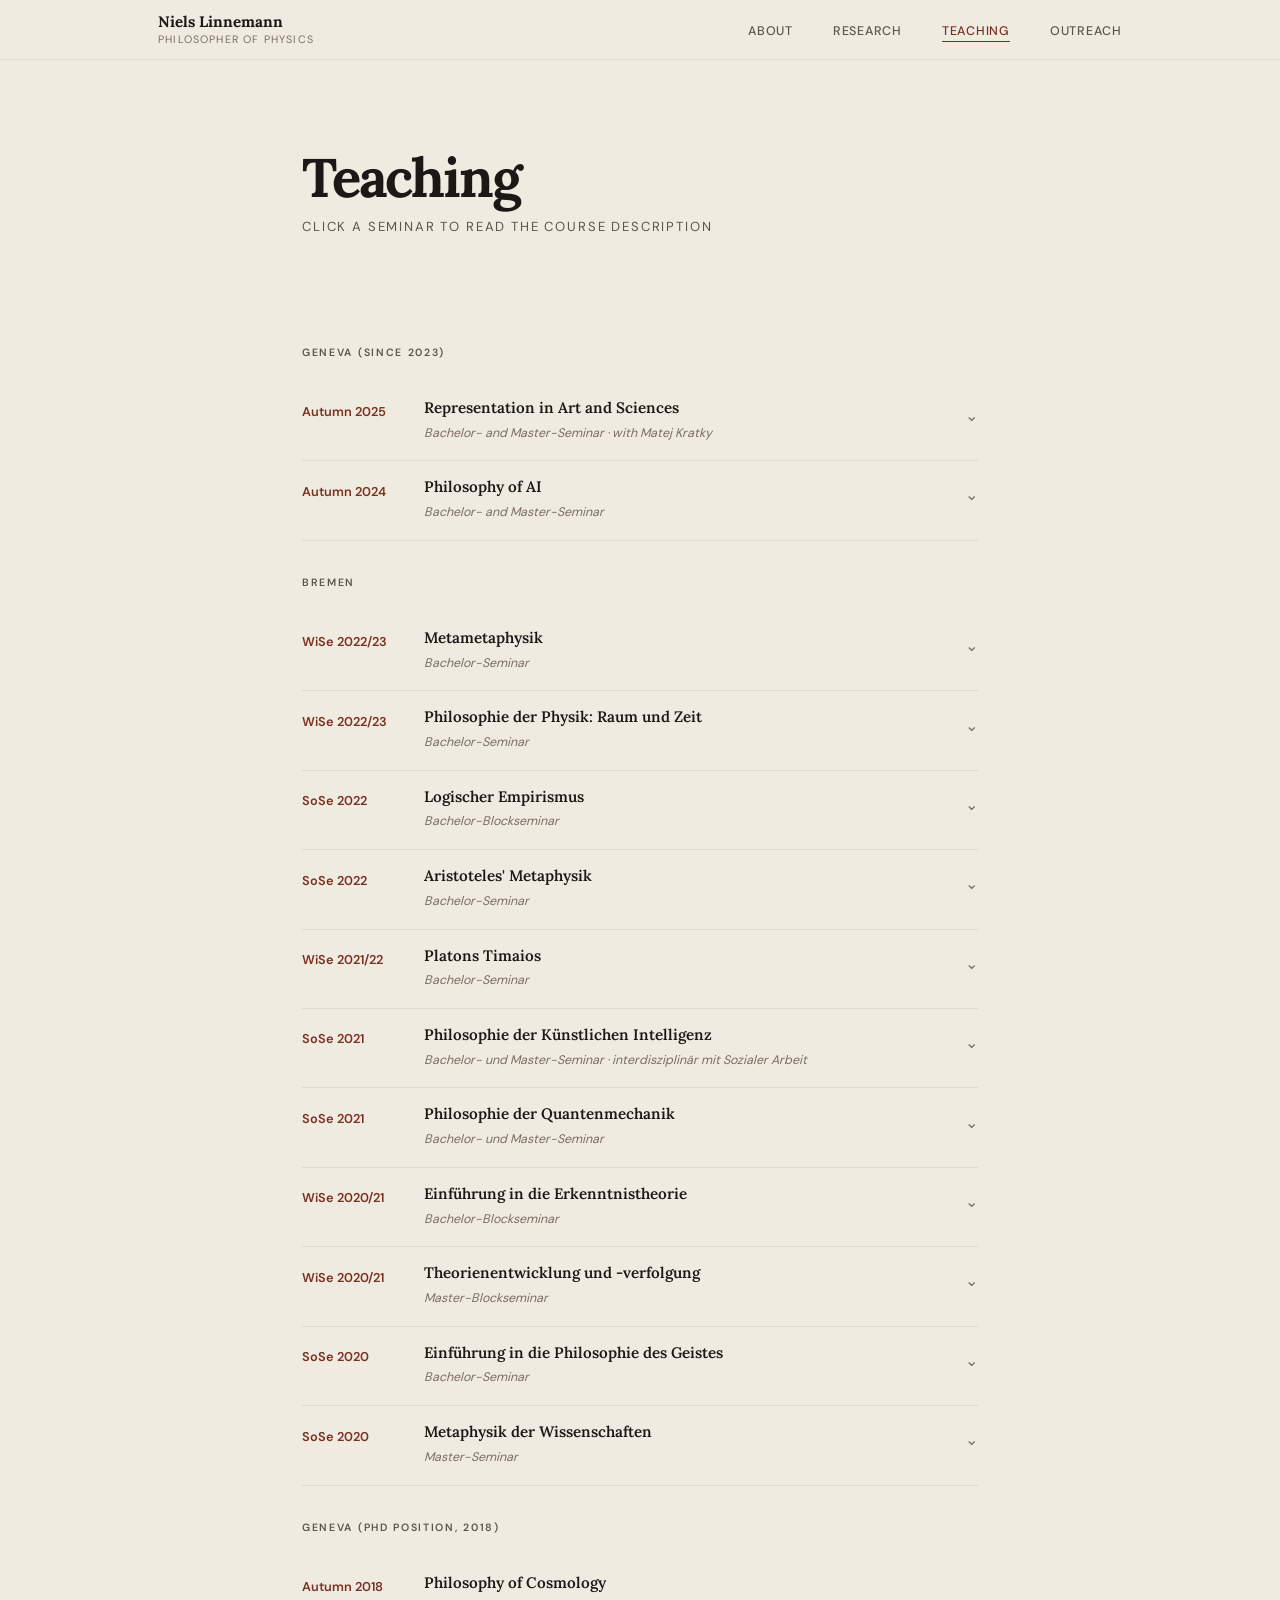
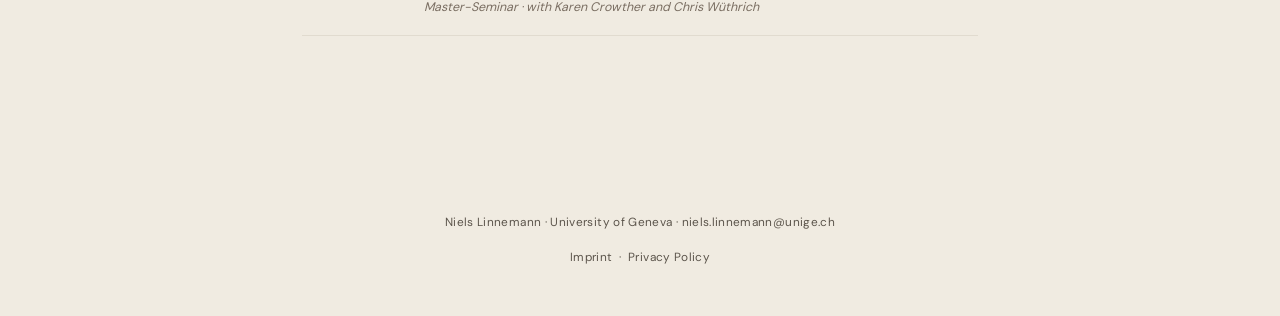
<file: teaching.html>
<!DOCTYPE html>
<html lang="en">
<head>
  <meta charset="UTF-8">
  <meta name="viewport" content="width=device-width, initial-scale=1">
  <title>Teaching — Niels Linnemann</title>
  <link rel="icon" href="favicon.svg" type="image/svg+xml">
  <link rel="icon" href="favicon-32.png" sizes="32x32">
  <link rel="apple-touch-icon" href="favicon-192.png">
  <link rel="stylesheet" href="style.css">
  <style>
    /* Teaching accordion */
    .seminar-item {
      border-bottom: 1px solid var(--border-faint);
    }
    .seminar-header {
      display: grid;
      grid-template-columns: 110px 1fr 22px;
      gap: .75rem;
      align-items: start;
      padding: 1rem 0;
      cursor: pointer;
      user-select: none;
      transition: color .15s;
    }
    .seminar-header:hover .seminar-course { color: var(--accent); }
    .seminar-term {
      font-family: var(--font-ui);
      font-size: .8rem;
      font-weight: 700;
      color: var(--accent);
      padding-top: .15rem;
    }
    .seminar-course {
      font-family: var(--font-serif);
      font-weight: 600;
      font-size: .95rem;
      line-height: 1.35;
      transition: color .15s;
    }
    .seminar-note {
      font-family: var(--font-ui);
      font-size: .78rem;
      color: var(--ink-ghost);
      margin-top: .2rem;
    }
    .seminar-chevron {
      font-size: 1rem;
      color: var(--ink-ghost);
      padding-top: .2rem;
      transition: transform .2s;
      text-align: right;
    }
    .seminar-item.open .seminar-chevron { transform: rotate(180deg); }
    .seminar-abstract {
      display: none;
      padding: 0 0 1.1rem 0;
      padding-left: calc(110px + .75rem);
      font-family: var(--font-ui);
      font-size: .88rem;
      color: var(--ink-mid);
      line-height: 1.65;
    }
    .seminar-item.open .seminar-abstract { display: block; }
    .no-abstract .seminar-header { cursor: default; }
    .no-abstract .seminar-chevron { visibility: hidden; }

    @media (max-width: 480px) {
      .seminar-header { grid-template-columns: 90px 1fr 18px; }
      .seminar-abstract { padding-left: 0; }
    }
  </style>
</head>
<body>

<div id="nav-placeholder"></div>

<main>
  <div class="page-header fade-up">
    <h1>Teaching</h1>
    <p class="subtitle" style="margin-top:.5rem;font-size:.82rem">Click a seminar to read the course description</p>
  </div>

  <!-- ── Geneva (current position) ── -->
  <h3>Geneva (since 2023)</h3>
  <div class="fade-up" id="seminars-geneva">

    <div class="seminar-item">
      <div class="seminar-header" onclick="toggleSeminar(this)">
        <span class="seminar-term">Autumn 2025</span>
        <span>
          <div class="seminar-course">Representation in Art and Sciences</div>
          <div class="seminar-note">Bachelor- and Master-Seminar · with Matej Kratky</div>
        </span>
        <span class="seminar-chevron">⌄</span>
      </div>
      <div class="seminar-abstract">
        The aims of science are varied but certainly include prediction, explanation, and modelling
        of the world. This, in any case, presupposes that science <em>represents</em> the world.
        In physics, for instance, mathematics serves as a crucial representational device. But what
        exactly do physicists mean when they describe the world in terms of point particles, fields,
        and symmetry groups? To what extent should such representations be taken <em>literally</em>,
        and what other options are there?
        <br><br>
        Of course, representations are not unique to science. Painting, photography, and performance
        seem (at least very often) to be representational activities as well, albeit with different
        aims, methods, media, and vehicles of representation. To what extent is representation in
        science and art then related? Can we gain a deeper understanding of representation in one
        domain by studying it in the other?
        <br><br>
        Motivated by questions like this, we set out to explore the role of representation in the
        sciences and the arts in more detail in this seminar. Concrete topics include: science and
        art <em>qua</em> representational activities (modelling attitude in the sciences,
        <em>Bildtheorie</em>, semantic view of scientific theories, measurement as representation);
        general theories of scientific and artistic representation (similarity and structuralist
        accounts, inferentialism etc.); analogies between artistic and scientific representation
        (artifacts of representation: perspective, distortion, and occlusion); non-literal
        interpretations of models (related to questions of idealisations and approximations).
      </div>
    </div>

    <div class="seminar-item">
      <div class="seminar-header" onclick="toggleSeminar(this)">
        <span class="seminar-term">Autumn 2024</span>
        <span>
          <div class="seminar-course">Philosophy of AI</div>
          <div class="seminar-note">Bachelor- and Master-Seminar</div>
        </span>
        <span class="seminar-chevron">⌄</span>
      </div>
      <div class="seminar-abstract">
        We explore epistemological and representational questions in current AI systems, focusing
        particularly on deep neural networks and large language models. Topics include issues of
        opacity, understanding, and explanation <em>for users</em> of these systems; and issues of
        internal representation and understanding <em>of these systems</em>. While intriguing from
        the standpoint of theoretical philosophy, these topics are also important background to
        tackle practical and applied philosophical questions in the context of AI, such as those
        related to ethics and policy.
        <br><br>
        No prior technical knowledge is required. A thorough reading of the assigned main texts
        (not of the background reading) before class is compulsory.
      </div>
    </div>

  </div>

  <!-- ── Bremen ── -->
  <h3 style="margin-top:2rem">Bremen</h3>
  <div class="fade-up" id="seminars-bremen">

    <div class="seminar-item">
      <div class="seminar-header" onclick="toggleSeminar(this)">
        <span class="seminar-term">WiSe 2022/23</span>
        <span>
          <div class="seminar-course">Metametaphysik</div>
          <div class="seminar-note">Bachelor-Seminar</div>
        </span>
        <span class="seminar-chevron">⌄</span>
      </div>
      <div class="seminar-abstract">
        Der Kurs führt in die Metametaphysik ein und behandelt methodologische und erkenntnistheoretische Fragen zur Metaphysik. Zunächst wird ein möglichst konkreter Zugang über die Metaphysik der Wissenschaft entwickelt, unter anderem anhand von Markus Schrenks <em>Metaphysik der Wissenschaften</em>. Anschließend wird Tuomas Tahkos Einführung in die Metametaphysik gelesen, um Schrenks Konzeption mit Hilfe der dort entwickelten methodischen und erkenntnistheoretischen Prinzipien zu prüfen.
      </div>
    </div>

    <div class="seminar-item">
      <div class="seminar-header" onclick="toggleSeminar(this)">
        <span class="seminar-term">WiSe 2022/23</span>
        <span>
          <div class="seminar-course">Philosophie der Physik: Raum und Zeit</div>
          <div class="seminar-note">Bachelor-Seminar</div>
        </span>
        <span class="seminar-chevron">⌄</span>
      </div>
      <div class="seminar-abstract">
        Die Philosophie der Physik wird hier als paradigmatisches Beispiel für eine Philosophie von X eingeführt, die sowohl Einsichten aus der Physik für klassische philosophische Probleme fruchtbar macht als auch mittels philosophischer Methoden konzeptuelle Probleme der Physik klärt. Das Seminar vermittelt vor allem einen ersten Eindruck der Philosophie von Raum und Zeit und behandelt dabei zentrale Fragen aus Metaphysik und Wissenschaftstheorie.
      </div>
    </div>

    <div class="seminar-item">
      <div class="seminar-header" onclick="toggleSeminar(this)">
        <span class="seminar-term">SoSe 2022</span>
        <span>
          <div class="seminar-course">Logischer Empirismus</div>
          <div class="seminar-note">Bachelor-Blockseminar</div>
        </span>
        <span class="seminar-chevron">⌄</span>
      </div>
      <div class="seminar-abstract">
        Der Kurs behandelt die Kernthesen des Logischen Empirismus, die philosophiehistorische Verortung der Bewegung des Wiener Kreises und der Berliner Gruppe sowie das Verständnis und die Einübung logisch-empiristischen Philosophierens unter Berücksichtigung von Logik, Sprache und Wissenschaft.
      </div>
    </div>

    <div class="seminar-item">
      <div class="seminar-header" onclick="toggleSeminar(this)">
        <span class="seminar-term">SoSe 2022</span>
        <span>
          <div class="seminar-course">Aristoteles' Metaphysik</div>
          <div class="seminar-note">Bachelor-Seminar</div>
        </span>
        <span class="seminar-chevron">⌄</span>
      </div>
      <div class="seminar-abstract">
        Aristoteles' Metaphysik behandelt fundamentale Fragen zu Erklärungsprinzipien und Kategorien unabhängig von spezifischen Domänenkontexten. Der Name Metaphysik geht vermutlich auf die nachträgliche Ordnung seiner Werke als Arbeiten nach der Physik zurück; Aristoteles selbst spricht unter anderem von erster Philosophie. Die zentralen Textstellen werden unter Zuhilfenahme von Auszügen aus Aristoteles' Physik und einschlägigen Kommentaren erschlossen.
      </div>
    </div>

    <div class="seminar-item">
      <div class="seminar-header" onclick="toggleSeminar(this)">
        <span class="seminar-term">WiSe 2021/22</span>
        <span>
          <div class="seminar-course">Platons Timaios</div>
          <div class="seminar-note">Bachelor-Seminar</div>
        </span>
        <span class="seminar-chevron">⌄</span>
      </div>
      <div class="seminar-abstract">
        Der <em>Timaios</em> gehört zu den späten Dialogen Platons und besteht weitgehend aus einem Monolog über Schöpfungsgeschichte und Natur von Kosmos und Mensch. Der Text gilt als Platons einzig dezidiert naturphilosophischer Dialog. Das Seminar fragt, wie der Timaios als Gesamtwerk zu lesen ist: als ernst gemeinte naturphilosophische Theorie, als Offenlegung allgemeiner metaphysischer Grundprinzipien oder als allegorische Antwort auf die eingangs gestellte politische Frage nach dem Staat in Bewegung.
      </div>
    </div>

    <div class="seminar-item">
      <div class="seminar-header" onclick="toggleSeminar(this)">
        <span class="seminar-term">SoSe 2021</span>
        <span>
          <div class="seminar-course">Philosophie der Künstlichen Intelligenz</div>
          <div class="seminar-note">Bachelor- und Master-Seminar · interdisziplinär mit Sozialer Arbeit</div>
        </span>
        <span class="seminar-chevron">⌄</span>
      </div>
      <div class="seminar-abstract">
        Das Seminar setzt sich mit verschiedenen Formen Künstlicher Intelligenz und deren Auswirkungen auf gesellschaftliche und soziale Fragen auseinander. Studierende der Sozialen Arbeit arbeiten dabei interdisziplinär mit Studierenden der Philosophie zusammen. Im Mittelpunkt stehen das Wesen Künstlicher Intelligenz und künstlichen Bewusstseins, Transparenz und Verständnis von Algorithmen und intelligenten Systemen sowie ethische Fragen der Aufgabenübertragung an solche Systeme.
      </div>
    </div>

    <div class="seminar-item">
      <div class="seminar-header" onclick="toggleSeminar(this)">
        <span class="seminar-term">SoSe 2021</span>
        <span>
          <div class="seminar-course">Philosophie der Quantenmechanik</div>
          <div class="seminar-note">Bachelor- und Master-Seminar</div>
        </span>
        <span class="seminar-chevron">⌄</span>
      </div>
      <div class="seminar-abstract">
        Ausgangspunkt des Seminars ist das Messproblem der Quantenmechanik: Der Formalismus erlaubt Superpositionszustände, während wir in der makroskopischen Welt keine solchen Überlagerungen zu beobachten scheinen. Behandelt werden die daraus hervorgehenden Interpretationen der Quantenmechanik, darunter auch die Viele-Welten-Interpretation, sowie ihre ontologischen und theoretischen Charakteristika. Im Vordergrund stehen außerdem Querverbindungen zu wissenschaftstheoretischen Fragen wie empirischer Unterbestimmtheit und zu metaphysischen Fragen wie Zufall, Determinismus und Emergenz.
      </div>
    </div>

    <div class="seminar-item">
      <div class="seminar-header" onclick="toggleSeminar(this)">
        <span class="seminar-term">WiSe 2020/21</span>
        <span>
          <div class="seminar-course">Einführung in die Erkenntnistheorie</div>
          <div class="seminar-note">Bachelor-Blockseminar</div>
        </span>
        <span class="seminar-chevron">⌄</span>
      </div>
      <div class="seminar-abstract">
        Das Seminar führt in die zentralen Fragen und Positionen der Erkenntnistheorie ein: Was ist Wissen, können wir überhaupt etwas wissen, welche Quellen von Wissen gibt es und wodurch ist Wissen gerechtfertigt? Am Ende werden zudem aktuelle Probleme der Erkenntnistheorie wie Verschwörungstheorien, Filterblasen, Zeugenberichte und das Simulationsargument thematisiert und mit den klassischen Problemen in Beziehung gesetzt.
      </div>
    </div>

    <div class="seminar-item">
      <div class="seminar-header" onclick="toggleSeminar(this)">
        <span class="seminar-term">WiSe 2020/21</span>
        <span>
          <div class="seminar-course">Theorienentwicklung und -verfolgung</div>
          <div class="seminar-note">Master-Blockseminar</div>
        </span>
        <span class="seminar-chevron">⌄</span>
      </div>
      <div class="seminar-abstract">
        Das Seminar untersucht das wissenschaftstheoretische Themenfeld der Entwicklung und Verfolgung von wissenschaftlichen Theorien und hinterfragt das verbreitete Urteil, dass sich hier nur soziologische, psychologische oder ökonomische Aspekte beschreiben lassen. Behandelt werden Popper, Kuhn, Lakatos und Feyerabend sowie systematische Ansätze zur Theorienentwicklung, Heuristiken, Kreativität, und Werte bei der Auswahl empirisch unbestätigter Hypothesen.
      </div>
    </div>

    <div class="seminar-item">
      <div class="seminar-header" onclick="toggleSeminar(this)">
        <span class="seminar-term">SoSe 2020</span>
        <span>
          <div class="seminar-course">Einführung in die Philosophie des Geistes</div>
          <div class="seminar-note">Bachelor-Seminar</div>
        </span>
        <span class="seminar-chevron">⌄</span>
      </div>
      <div class="seminar-abstract">
        In der Philosophie des Geistes werden grundsätzliche systematische Fragen zum Wesen und zur Erkennbarkeit von Geist und Seele und ihrer Beziehung zum körperlich-Physikalischen erörtert. Im Seminar werden anhand von Primärtexten zentrale Themen wie das Leib-Seele-Problem, Formen von Dualismus und Monismus, Willensfreiheit, Intentionalität und Qualia sowie das Problem des Fremdpsychischen einführend behandelt.
      </div>
    </div>

    <div class="seminar-item">
      <div class="seminar-header" onclick="toggleSeminar(this)">
        <span class="seminar-term">SoSe 2020</span>
        <span>
          <div class="seminar-course">Metaphysik der Wissenschaften</div>
          <div class="seminar-note">Master-Seminar</div>
        </span>
        <span class="seminar-chevron">⌄</span>
      </div>
      <div class="seminar-abstract">
        Das Seminar stellt die Idee einer naturalistischen Metaphysik vor, die metaphysische Fragen und Antworten an unseren besten wissenschaftlichen Theorien — insbesondere der Physik — orientiert. Behandelt werden Themen wie Raum und Zeit, Wahrscheinlichkeiten, Kausalität und Fundamentalität unter Rückgriff auf naturwissenschaftliche Erkenntnisse; gegen Ende kommen meta-metaphysische Fragen zum Wesen und Nutzen naturalistischer Metaphysik hinzu.
      </div>
    </div>

  </div><!-- /seminars-bremen -->

  <!-- ── Geneva (PhD position) ── -->
  <h3 style="margin-top:2rem">Geneva (PhD position, 2018)</h3>
  <div class="fade-up" id="seminars-geneva-early">

    <div class="seminar-item no-abstract">
      <div class="seminar-header">
        <span class="seminar-term">Autumn 2018</span>
        <span>
          <div class="seminar-course">Philosophy of Cosmology</div>
          <div class="seminar-note">Master-Seminar · with Karen Crowther and Chris Wüthrich</div>
        </span>
        <span class="seminar-chevron">⌄</span>
      </div>
    </div>

  </div><!-- /seminars-geneva-early -->

</main>

<div id="footer-placeholder"></div>
<script src="nav.js"></script>
<script>
  function toggleSeminar(header) {
    const item = header.closest('.seminar-item');
    item.classList.toggle('open');
  }
</script>
</body>
</html>
</file>
<file: style.css>
@font-face {
  font-family: 'DM Sans';
  font-style: normal;
  font-weight: 400;
  font-display: swap;
  src: url('assets/fonts/dm-sans-400.ttf') format('truetype');
}
@font-face {
  font-family: 'DM Sans';
  font-style: normal;
  font-weight: 500;
  font-display: swap;
  src: url('assets/fonts/dm-sans-500.ttf') format('truetype');
}
@font-face {
  font-family: 'DM Sans';
  font-style: normal;
  font-weight: 600;
  font-display: swap;
  src: url('assets/fonts/dm-sans-600.ttf') format('truetype');
}
@font-face {
  font-family: 'Lora';
  font-style: normal;
  font-weight: 400;
  font-display: swap;
  src: url('assets/fonts/lora-400.ttf') format('truetype');
}
@font-face {
  font-family: 'Lora';
  font-style: normal;
  font-weight: 600;
  font-display: swap;
  src: url('assets/fonts/lora-600.ttf') format('truetype');
}
@font-face {
  font-family: 'Lora';
  font-style: normal;
  font-weight: 700;
  font-display: swap;
  src: url('assets/fonts/lora-700.ttf') format('truetype');
}
@font-face {
  font-family: 'Lora';
  font-style: italic;
  font-weight: 400;
  font-display: swap;
  src: url('assets/fonts/lora-italic-400.ttf') format('truetype');
}

/* ─── Design tokens ──────────────────────────────────────────────── */
:root {
  --page:         #f0ebe1;        /* warmer, slightly darker off-white */
  --surface:      #faf8f4;        /* floating surface */
  --surface-hi:   #ffffff;        /* elevated card */
  --ink:          #1c1815;
  --ink-mid:      #3e3830;        /* darker — body secondary text */
  --ink-soft:     #5c554c;        /* darker — authors, events, notes */
  --ink-ghost:    #7a6e62;        /* was near-invisible, now clearly readable */
  --accent:       #7a3020;        /* deep terracotta */
  --accent-2:     #2e6b65;        /* dark teal */
  --gold:         #a07030;
  --border-faint: rgba(160,148,130,0.18);
  --border-soft:  rgba(160,148,130,0.32);
  --glow:         rgba(120,90,60,0.055);
  --glow-md:      rgba(120,90,60,0.10);

  --font-serif: 'Lora', Georgia, serif;
  --font-ui:    'DM Sans', system-ui, sans-serif;

  --nav-h:    60px;
  --r-card:   14px;
  --r-sm:     6px;
  --max-w:    740px;
  --max-w-wide: 1060px;
}

/* ─── Reset ──────────────────────────────────────────────────────── */
*, *::before, *::after { box-sizing: border-box; margin: 0; padding: 0; }
html { scroll-behavior: smooth; }
body {
  background: var(--page);
  color: var(--ink);
  font-family: var(--font-serif);
  font-size: 17px;
  line-height: 1.82;
  -webkit-font-smoothing: antialiased;
}
img { max-width: 100%; height: auto; display: block; }
a { color: var(--accent); text-decoration: none; transition: opacity .18s; }
a:hover { opacity: .65; }
p { margin-bottom: 1.1em; }
p:last-child { margin-bottom: 0; }

/* ─── Navigation ─────────────────────────────────────────────────── */
nav {
  position: sticky; top: 0; z-index: 100;
  height: var(--nav-h);
  display: flex; align-items: center;
  background: rgba(240,235,225,0.82);
  backdrop-filter: blur(20px);
  -webkit-backdrop-filter: blur(20px);
  border-bottom: 1px solid var(--border-faint);
}
.nav-inner {
  max-width: var(--max-w-wide);
  width: 100%; margin: 0 auto;
  padding: 0 3rem;
  display: flex; align-items: center; justify-content: space-between;
}
.nav-brand {
  font-family: var(--font-serif);
  font-size: .95rem;
  font-weight: 700;
  color: var(--ink);
  text-decoration: none;
  line-height: 1.2;
}
.nav-brand span {
  display: block;
  font-family: var(--font-ui);
  font-weight: 400;
  font-size: .67rem;
  color: var(--ink-ghost);
  letter-spacing: .11em;
  text-transform: uppercase;
  margin-top: 1px;
}
.nav-links { display: flex; gap: 2.5rem; list-style: none; }
.nav-links a {
  font-family: var(--font-ui);
  font-size: .78rem;
  font-weight: 500;
  letter-spacing: .06em;
  text-transform: uppercase;
  color: var(--ink-soft);
  text-decoration: none;
  transition: color .2s;
  position: relative;
  padding-bottom: 3px;
}
.nav-links a::after {
  content: '';
  position: absolute; left: 0; right: 100%; bottom: 0;
  height: 1.5px;
  background: var(--accent);
  transition: right .25s ease;
}
.nav-links a:hover,
.nav-links a.active { color: var(--accent); opacity: 1; }
.nav-links a:hover::after,
.nav-links a.active::after { right: 0; }

.nav-toggle {
  display: none; flex-direction: column; gap: 5px;
  cursor: pointer; padding: 4px;
  background: none; border: none;
}
.nav-toggle span {
  display: block; width: 20px; height: 1.5px;
  background: var(--ink); border-radius: 2px; transition: .3s;
}

/* ─── Page layout ────────────────────────────────────────────────── */
main {
  max-width: var(--max-w);
  margin: 0 auto;
  padding: 4.5rem 2rem 8rem;
}
main.wide { max-width: var(--max-w-wide); }

/* ─── Page header ────────────────────────────────────────────────── */
.page-header {
  padding: 1rem 0 3.5rem;
  margin-bottom: 0;
}
.page-header h1 {
  font-family: var(--font-serif);
  font-size: clamp(2.4rem, 6vw, 3.4rem);
  font-weight: 700;
  line-height: 1.08;
  letter-spacing: -.04em;
  color: var(--ink);
}
.page-header .subtitle {
  font-family: var(--font-ui);
  font-size: .7rem;
  color: var(--ink-soft);
  margin-top: .7rem;
  letter-spacing: .14em;
  text-transform: uppercase;
}

/* ─── Fading divider ─────────────────────────────────────────────── */
.divider {
  height: 1px;
  background: linear-gradient(90deg,
    transparent 0%, var(--border-soft) 15%,
    var(--border-soft) 85%, transparent 100%);
  margin: 3.5rem 0;
}

/* ─── Section headings ───────────────────────────────────────────── */
h2 {
  font-family: var(--font-serif);
  font-size: 1.18rem;
  font-weight: 700;
  color: var(--ink);
  margin: 3.5rem 0 1.5rem;
  letter-spacing: -.015em;
}
h3 {
  font-family: var(--font-ui);
  font-size: .66rem;
  font-weight: 600;
  text-transform: uppercase;
  letter-spacing: .16em;
  color: var(--ink-soft);
  margin: 3rem 0 1.25rem;
}

/* ─── About page ─────────────────────────────────────────────────── */
.about-grid {
  display: grid;
  grid-template-columns: 1fr 195px;
  gap: 4.5rem;
  align-items: start;
}
.about-photo {
  border-radius: var(--r-card);
  border: 1px solid var(--border-faint);
  box-shadow:
    0 4px 12px var(--glow),
    0 20px 60px var(--glow-md);
}
.about-photo-wrap figcaption {
  font-family: var(--font-ui);
  font-size: .7rem;
  color: var(--ink-ghost);
  margin-top: .65rem;
  line-height: 1.5;
  text-align: center;
}

/* ─── Research themes grid ───────────────────────────────────────── */
.research-intro { margin-bottom: 2.5rem; }
.themes-grid {
  display: grid;
  grid-template-columns: repeat(auto-fill, minmax(275px, 1fr));
  gap: 1.1rem;
  margin: 2rem 0 4rem;
}
.theme-tile {
  background: var(--surface-hi);
  border: 1px solid var(--border-faint);
  border-radius: var(--r-card);
  padding: 1.85rem 1.75rem;
  cursor: pointer;
  position: relative;
  box-shadow:
    0 1px 3px var(--glow),
    0 6px 24px var(--glow);
  transition: box-shadow .28s, transform .24s, border-color .2s;
}
.theme-tile:hover {
  box-shadow:
    0 4px 12px var(--glow-md),
    0 20px 56px var(--glow-md);
  transform: translateY(-4px);
  border-color: var(--border-soft);
}
.theme-tile .tile-num {
  font-family: var(--font-ui);
  font-size: .63rem;
  font-weight: 700;
  letter-spacing: .15em;
  text-transform: uppercase;
  color: var(--accent);
  margin-bottom: .55rem;
}
.theme-tile h4 {
  font-family: var(--font-serif);
  font-size: 1.08rem;
  font-weight: 700;
  line-height: 1.28;
  margin-bottom: .7rem;
  letter-spacing: -.015em;
}
.theme-tile .tile-lead {
  font-family: var(--font-ui);
  font-size: .83rem;
  color: var(--ink-soft);
  line-height: 1.6;
}
.theme-tile .tile-detail {
  display: none;
  margin-top: 1.3rem;
  padding-top: 1.3rem;
  border-top: 1px solid var(--border-faint);
  font-family: var(--font-ui);
  font-size: .83rem;
  color: var(--ink-mid);
  line-height: 1.68;
}
.theme-tile.open .tile-detail { display: block; }
.theme-tile .tile-toggle {
  position: absolute; top: 1.5rem; right: 1.5rem;
  width: 18px; height: 18px;
  display: flex; align-items: center; justify-content: center;
  font-size: .95rem;
  color: var(--ink-ghost);
  transition: transform .22s, color .18s;
}
.theme-tile:hover .tile-toggle { color: var(--accent); }
.theme-tile.open .tile-toggle { transform: rotate(45deg); color: var(--accent); }

.theme-index {
  max-width: var(--max-w-wide);
  margin: -1.2rem 0 3.5rem;
  padding: 1.4rem 1.6rem 1.55rem;
  background: var(--surface-hi);
  border: 1px solid var(--border-faint);
  border-radius: var(--r-card);
  box-shadow:
    0 1px 3px var(--glow),
    0 8px 28px var(--glow);
}
.theme-index h3 { margin: 0 0 1rem; }
.theme-index ul {
  display: grid;
  grid-template-columns: repeat(auto-fill, minmax(255px, 1fr));
  gap: .65rem 1rem;
  list-style: none;
}
.theme-index li {
  font-family: var(--font-ui);
  font-size: .78rem;
  line-height: 1.45;
  color: var(--ink-mid);
}
.theme-index span { font-weight: 600; }
.theme-index em {
  color: var(--accent);
  font-style: normal;
  white-space: nowrap;
}
.theme-index em::before { content: " ("; }
.theme-index em::after { content: ")"; }

/* tags */
.pill-list { display: flex; flex-wrap: wrap; gap: .35rem; margin: 1rem 0 0; }
.tag {
  display: inline-block;
  font-family: var(--font-ui);
  font-size: .64rem;
  font-weight: 500;
  letter-spacing: .04em;
  text-transform: uppercase;
  background: rgba(122,48,32,0.07);
  color: var(--accent);
  padding: .2rem .6rem;
  border-radius: 20px;
  border: 1px solid rgba(122,48,32,0.12);
}

/* ─── Publications — card style ──────────────────────────────────── */
.pub-filters {
  display: flex; flex-wrap: wrap; gap: .45rem;
  margin-bottom: 2rem;
}
.pub-filter {
  font-family: var(--font-ui);
  font-size: .72rem;
  font-weight: 500;
  letter-spacing: .04em;
  padding: .28rem .8rem;
  border: 1px solid var(--border-soft);
  border-radius: 20px;
  cursor: pointer;
  background: transparent;
  color: var(--ink-soft);
  transition: all .18s;
}
.pub-filter:hover { border-color: var(--accent); color: var(--accent); }
.pub-filter.active { background: var(--accent); color: #fff; border-color: var(--accent); }

#pub-list { list-style: none; }

/* each card */
.pub-card {
  background: var(--surface-hi);
  border: 1px solid var(--border-faint);
  border-radius: var(--r-card);
  box-shadow: 0 1px 4px var(--glow);
  margin-bottom: .65rem;
  overflow: hidden;
  transition: box-shadow .22s, transform .2s, border-color .2s;
}
.pub-card:hover {
  box-shadow: 0 4px 18px var(--glow-md);
  border-color: var(--border-soft);
}
.pub-card.expanded {
  box-shadow: 0 4px 20px var(--glow-md);
  border-color: var(--border-soft);
}

/* clickable top row */
.pub-card-main {
  display: grid;
  grid-template-columns: 38px 1fr 20px;
  gap: .85rem;
  padding: 1.1rem 1.25rem;
  cursor: pointer;
  align-items: start;
  user-select: none;
}
.pub-card-main:focus-visible { outline: 2px solid var(--accent); outline-offset: -2px; border-radius: var(--r-card); }

.pub-card-year {
  font-family: var(--font-ui);
  font-size: .7rem;
  font-weight: 700;
  color: var(--accent);
  padding-top: .28rem;
  line-height: 1.2;
}
.pub-card-body { min-width: 0; }
.pub-card-title {
  font-family: var(--font-serif);
  font-weight: 700;
  font-size: .97rem;
  line-height: 1.42;
  letter-spacing: -.01em;
  margin-bottom: .22rem;
}
.pub-card-authors {
  font-family: var(--font-ui);
  font-size: .8rem;
  color: var(--ink-soft);
  margin-bottom: .15rem;
}
.pub-card-venue {
  font-family: var(--font-ui);
  font-size: .76rem;
  color: var(--ink-ghost);
  font-style: italic;
}
.pub-note {
  font-style: normal;
  color: var(--gold);
  font-weight: 500;
}
.pub-card-meta {
  display: flex;
  align-items: center;
  gap: .6rem;
  margin-top: .35rem;
}
.pub-type-tag {
  font-family: var(--font-ui);
  font-size: .63rem;
  text-transform: uppercase;
  letter-spacing: .08em;
  color: var(--gold);
  font-weight: 600;
}
.pub-card-hint {
  font-family: var(--font-ui);
  font-size: .63rem;
  color: var(--ink-ghost);
  letter-spacing: .04em;
}
.pub-card-chevron {
  font-size: .85rem;
  color: var(--ink-ghost);
  padding-top: .28rem;
  transition: transform .22s, color .18s;
  text-align: right;
  line-height: 1;
}
.pub-card.expanded .pub-card-chevron { transform: rotate(180deg); color: var(--accent); }

/* expandable links panel */
.pub-card-links {
  display: none;
  border-top: 1px solid var(--border-faint);
  background: var(--surface);
}
.pub-card-links.open { display: block; }
.pub-links-inner {
  padding: .85rem 1.25rem;
  display: flex;
  flex-wrap: wrap;
  gap: .6rem;
}

/* link chip — bigger than before, icon+label */
.pub-link-card {
  display: inline-flex;
  align-items: center;
  gap: .4rem;
  font-family: var(--font-ui);
  font-size: .78rem;
  font-weight: 600;
  letter-spacing: .03em;
  padding: .45rem 1rem;
  border-radius: var(--r-sm);
  border: 1px solid rgba(46,107,101,0.38);
  color: var(--accent-2);
  background: rgba(46,107,101,0.04);
  text-decoration: none;
  transition: background .18s, color .18s, border-color .18s;
}
.pub-link-card:hover { background: var(--accent-2); color: #fff; border-color: var(--accent-2); opacity: 1; }
.pub-link-preprint {
  border-color: rgba(122,48,32,0.3);
  color: var(--accent);
  background: rgba(122,48,32,0.04);
}
.pub-link-preprint:hover { background: var(--accent); color: #fff; border-color: var(--accent); }

/* ─── Talks ──────────────────────────────────────────────────────── */
.talk-item {
  display: grid;
  grid-template-columns: 62px 1fr;
  gap: 1rem;
  padding: 1.35rem 0;
  border-bottom: 1px solid var(--border-faint);
}
.talk-date {
  font-family: var(--font-ui);
  font-size: .71rem;
  font-weight: 700;
  color: var(--accent);
  line-height: 1.4;
  padding-top: .22rem;
}
.talk-type {
  font-family: var(--font-ui);
  font-size: .61rem;
  font-weight: 700;
  letter-spacing: .12em;
  text-transform: uppercase;
  color: var(--accent-2);
  margin-bottom: .22rem;
}
.talk-title { font-family: var(--font-serif); font-weight: 700; font-size: .97rem; line-height: 1.4; }
.talk-event { font-family: var(--font-ui); font-size: .8rem; color: var(--ink-soft); margin-top: .15rem; }
.talk-location { font-family: var(--font-ui); font-size: .74rem; color: var(--ink-ghost); font-style: italic; margin-top: .1rem; }
.talk-video-link {
  display: inline-flex;
  margin-top: .6rem;
  font-family: var(--font-ui);
  font-size: .72rem;
  font-weight: 700;
  letter-spacing: .04em;
  text-transform: uppercase;
  color: var(--accent-2);
}
.talk-pdf-link {
  display: inline-flex;
  margin-top: .6rem;
  margin-left: 1rem;
  font-family: var(--font-ui);
  font-size: .72rem;
  font-weight: 700;
  letter-spacing: .04em;
  text-transform: uppercase;
  color: var(--accent-2);
}

.video-grid {
  display: grid;
  grid-template-columns: repeat(2, minmax(0, 1fr));
  gap: 1rem;
  margin: 1.4rem 0 1rem;
}
.video-card {
  background: var(--surface-hi);
  border: 1px solid var(--border-faint);
  border-radius: var(--r-card);
  overflow: hidden;
  box-shadow:
    0 1px 3px var(--glow),
    0 8px 28px var(--glow);
}
.video-frame {
  position: relative;
  aspect-ratio: 16 / 9;
  background: var(--ink);
}
.video-frame iframe {
  position: absolute;
  inset: 0;
  width: 100%;
  height: 100%;
  border: 0;
}
.video-meta { padding: 1rem 1.05rem 1.1rem; }
.video-kicker {
  font-family: var(--font-ui);
  font-size: .62rem;
  font-weight: 700;
  letter-spacing: .14em;
  text-transform: uppercase;
  color: var(--accent);
  margin-bottom: .4rem;
}
.video-meta h3 {
  font-family: var(--font-serif);
  font-size: .98rem;
  letter-spacing: 0;
  text-transform: none;
  color: var(--ink);
  margin: 0;
  line-height: 1.35;
}

/* ─── Teaching accordion ─────────────────────────────────────────── */
.seminar-item { border-bottom: 1px solid var(--border-faint); }
.seminar-header {
  display: grid;
  grid-template-columns: 110px 1fr 24px;
  gap: .75rem;
  align-items: start;
  padding: 1.2rem 0;
  cursor: pointer;
  user-select: none;
}
.seminar-header:hover .seminar-course { color: var(--accent); }
.seminar-term {
  font-family: var(--font-ui);
  font-size: .72rem;
  font-weight: 700;
  color: var(--accent);
  padding-top: .18rem;
}
.seminar-course {
  font-family: var(--font-serif);
  font-weight: 700;
  font-size: .97rem;
  line-height: 1.35;
  transition: color .18s;
}
.seminar-note {
  font-family: var(--font-ui);
  font-size: .71rem;
  color: var(--ink-ghost);
  margin-top: .22rem;
  font-style: italic;
}
.seminar-chevron {
  font-size: .85rem;
  color: var(--ink-ghost);
  padding-top: .35rem;
  transition: transform .22s, color .18s;
  text-align: right;
}
.seminar-item.open .seminar-chevron { transform: rotate(180deg); color: var(--accent); }
.seminar-abstract {
  display: none;
  padding: 0 0 1.4rem;
  padding-left: calc(110px + .75rem);
  font-family: var(--font-ui);
  font-size: .85rem;
  color: var(--ink-mid);
  line-height: 1.72;
}
.seminar-item.open .seminar-abstract { display: block; }
.no-abstract .seminar-header { cursor: default; }
.no-abstract .seminar-chevron { visibility: hidden; }

/* ─── Outreach card ──────────────────────────────────────────────── */
.outreach-card {
  background: var(--surface-hi);
  border: 1px solid var(--border-faint);
  border-radius: var(--r-card);
  box-shadow:
    0 1px 3px var(--glow),
    0 8px 32px var(--glow);
  padding: 2rem 2.25rem;
  margin-bottom: 1.25rem;
  transition: box-shadow .28s, transform .24s;
}
.outreach-card:hover {
  box-shadow: 0 6px 24px var(--glow-md), 0 20px 60px var(--glow-md);
  transform: translateY(-3px);
}
.outreach-card h4 {
  font-family: var(--font-serif);
  font-size: 1.05rem;
  font-weight: 700;
  margin-bottom: .65rem;
  letter-spacing: -.01em;
}
.outreach-card p {
  font-family: var(--font-ui);
  font-size: .87rem;
  color: var(--ink-mid);
  line-height: 1.72;
  margin-bottom: .5rem;
}

/* ─── Footer ─────────────────────────────────────────────────────── */
footer {
  padding: 3rem;
  text-align: center;
  font-family: var(--font-ui);
  font-size: .74rem;
  color: var(--ink-soft);
  letter-spacing: .03em;
}
footer a { color: var(--ink-soft); }
footer a:hover { color: var(--accent); opacity: 1; }

/* ─── Book showcase ───────────────────────────────────────────────── */
.books-grid {
  display: grid;
  grid-template-columns: repeat(auto-fill, minmax(320px, 1fr));
  gap: 1.5rem;
  margin: 2rem 0 3.5rem;
}
.book-card {
  background: var(--surface-hi);
  border: 1px solid var(--border-faint);
  border-radius: var(--r-card);
  box-shadow: 0 2px 8px var(--glow), 0 12px 40px var(--glow);
  overflow: hidden;
  transition: box-shadow .28s, transform .24s;
  display: flex;
  flex-direction: column;
}
.book-card:hover {
  box-shadow: 0 6px 24px var(--glow-md), 0 24px 64px var(--glow-md);
  transform: translateY(-4px);
}
.book-card-body {
  padding: 1.75rem 1.75rem 1.5rem;
  flex: 1;
  display: flex;
  gap: 1.5rem;
  align-items: flex-start;
}
.book-cover {
  flex: 0 0 88px;
  width: 88px;
  border-radius: 4px;
  border: 1px solid var(--border-faint);
  box-shadow: 2px 4px 12px rgba(0,0,0,0.12);
}
.book-cover-placeholder {
  flex: 0 0 88px;
  width: 88px;
  height: 120px;
  border-radius: 4px;
  background: var(--page);
  border: 1px solid var(--border-soft);
  display: flex;
  align-items: center;
  justify-content: center;
  font-family: var(--font-ui);
  font-size: .6rem;
  color: var(--ink-ghost);
  text-transform: uppercase;
  letter-spacing: .06em;
  text-align: center;
  padding: .5rem;
}
.book-info { flex: 1; min-width: 0; }
.book-num {
  font-family: var(--font-ui);
  font-size: .63rem;
  font-weight: 700;
  letter-spacing: .14em;
  text-transform: uppercase;
  color: var(--accent);
  margin-bottom: .45rem;
}
.book-title {
  font-family: var(--font-serif);
  font-size: 1.05rem;
  font-weight: 700;
  line-height: 1.3;
  letter-spacing: -.015em;
  color: var(--ink);
  margin-bottom: .4rem;
}
.book-authors {
  font-family: var(--font-ui);
  font-size: .8rem;
  color: var(--ink-soft);
  margin-bottom: .3rem;
}
.book-publisher {
  font-family: var(--font-ui);
  font-size: .76rem;
  color: var(--ink-ghost);
  font-style: italic;
}
.book-desc {
  font-family: var(--font-ui);
  font-size: .84rem;
  line-height: 1.68;
  color: var(--ink-mid);
  padding: 0 1.75rem 1.5rem;
  border-top: 1px solid var(--border-faint);
  padding-top: 1.1rem;
}
.book-links {
  padding: .85rem 1.75rem 1.25rem;
  display: flex; gap: .5rem; flex-wrap: wrap;
  border-top: 1px solid var(--border-faint);
}
.book-link {
  font-family: var(--font-ui);
  font-size: .68rem;
  font-weight: 600;
  letter-spacing: .06em;
  text-transform: uppercase;
  padding: .22rem .75rem;
  border-radius: var(--r-sm);
  border: 1px solid rgba(46,107,101,0.4);
  color: var(--accent-2);
  text-decoration: none;
  transition: background .18s, color .18s;
}
.book-link:hover { background: var(--accent-2); color: #fff; opacity: 1; }

/* ─── Animations ─────────────────────────────────────────────────── */
@keyframes fadeUp {
  from { opacity: 0; transform: translateY(22px); }
  to   { opacity: 1; transform: translateY(0); }
}
.fade-up { animation: fadeUp .6s cubic-bezier(.22,.68,0,1.1) both; }
.fade-up:nth-child(1) { animation-delay: .04s; }
.fade-up:nth-child(2) { animation-delay: .12s; }
.fade-up:nth-child(3) { animation-delay: .20s; }
.fade-up:nth-child(4) { animation-delay: .28s; }
.fade-up:nth-child(5) { animation-delay: .36s; }
.fade-up:nth-child(6) { animation-delay: .44s; }

/* ─── Responsive ─────────────────────────────────────────────────── */
@media (max-width: 700px) {
  .about-grid { grid-template-columns: 1fr; }
  .about-photo-wrap { max-width: 180px; }
  main { padding: 3rem 1.5rem 5rem; }
  .nav-inner { padding: 0 1.5rem; }
  .nav-links {
    display: none; flex-direction: column;
    position: absolute; top: var(--nav-h); left: 0; right: 0;
    background: rgba(240,235,225,0.97);
    border-bottom: 1px solid var(--border-soft);
    padding: 1.25rem 1.5rem; gap: 1.25rem;
  }
  .nav-links.open { display: flex; }
  .nav-toggle { display: flex; }
  .seminar-header { grid-template-columns: 90px 1fr 20px; }
  .seminar-abstract { padding-left: 0; }
  .talk-item { grid-template-columns: 1fr; }
  .video-grid { grid-template-columns: 1fr; }
}
</file>
